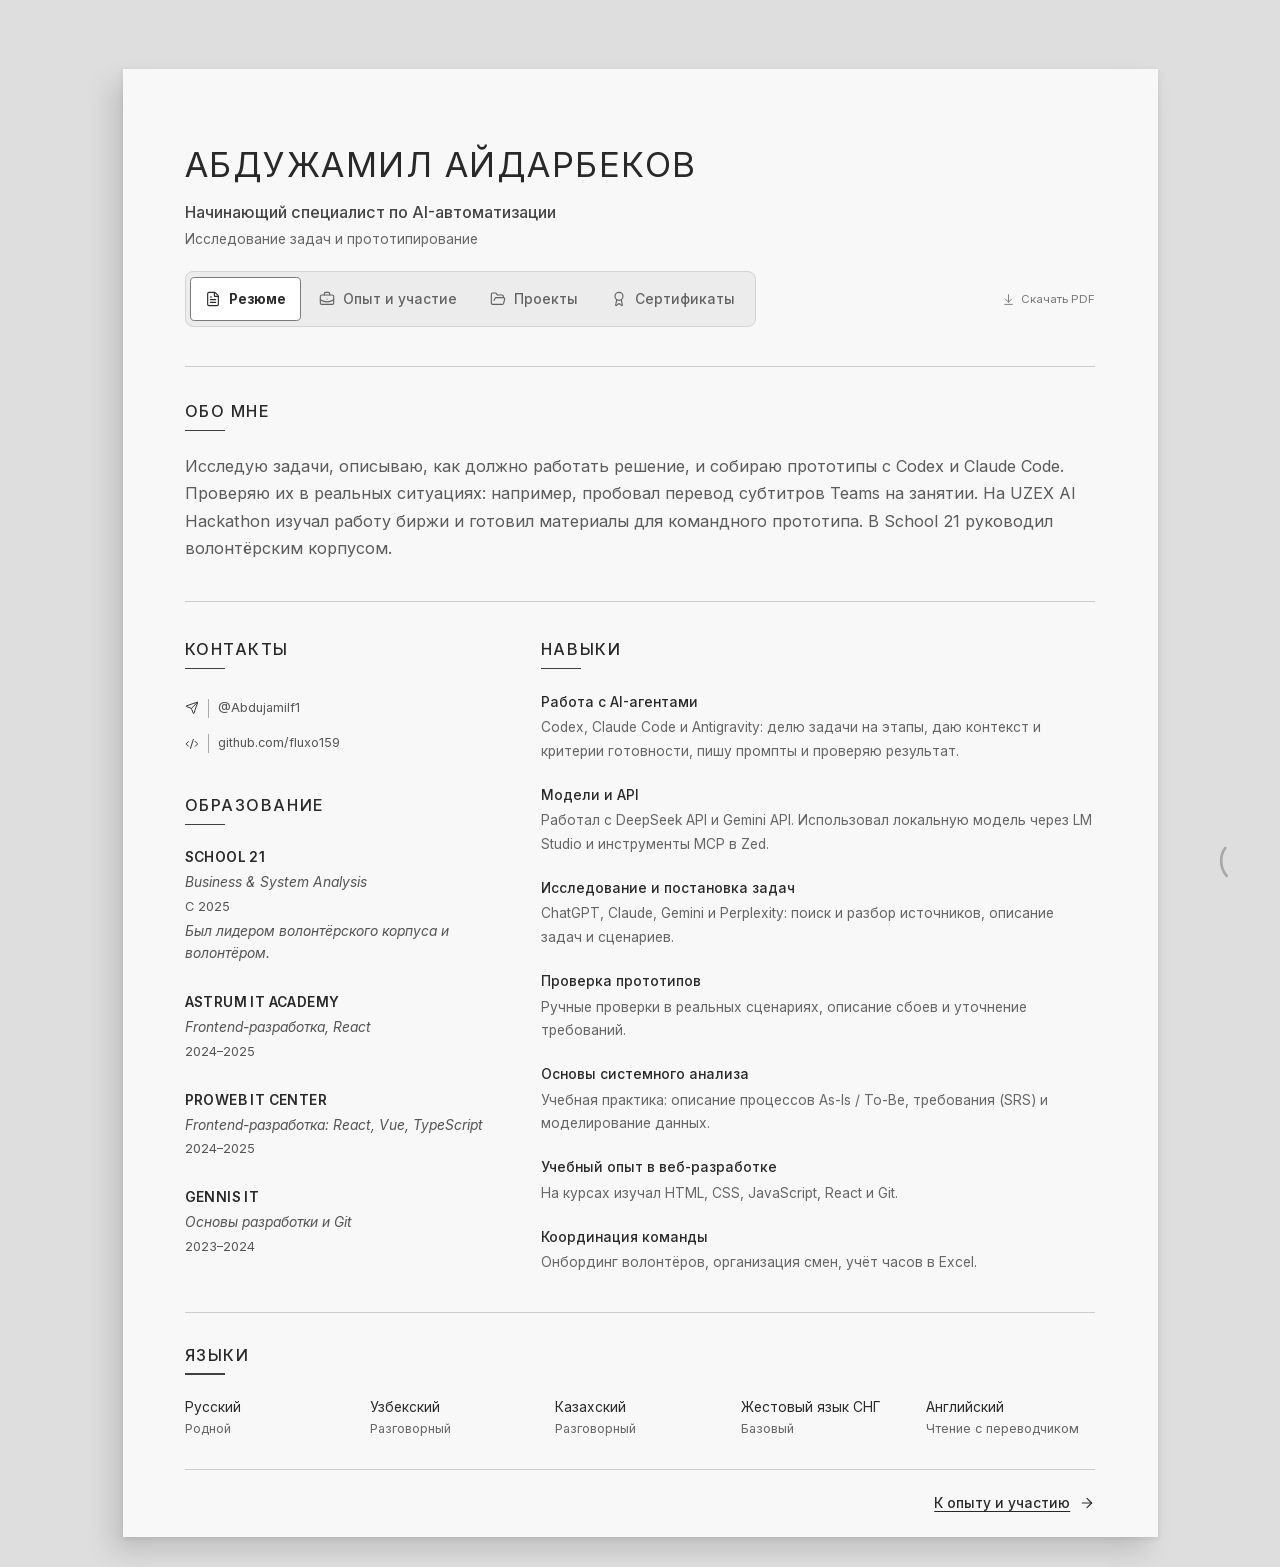
<file: index.html>
<!DOCTYPE html><html lang="ru"><head><meta charSet="utf-8"/><meta name="viewport" content="width=device-width, initial-scale=1"/><link rel="stylesheet" href="/_next/static/css/global-error.DqDT2gRN.css" data-precedence="vite-rsc/client-reference"/><link rel="stylesheet" href="/_next/static/css/index.DqDT2gRN.css" data-rsc-css-href="/_next/static/css/index.DqDT2gRN.css" data-precedence="vite-rsc/importer-resources"/><link rel="modulepreload" fetchPriority="low" href="/_next/static/chunks/index-ChHk945U.js"/><script src="/_next/static/chunks/rolldown-runtime-C60lm6uB.js" type="module" async=""></script><script src="/_next/static/chunks/framework-D_rUT4EX.js" type="module" async=""></script><link rel="modulepreload" href="/_next/static/chunks/global-error-CtdtXkuj.js" crossorigin=""/><link rel="modulepreload" href="/_next/static/chunks/site-status-BoY7AfiD.js" crossorigin=""/><link rel="modulepreload" href="/_next/static/chunks/scroll-cat-Cgxdnczf.js" crossorigin=""/><link rel="modulepreload" href="/_next/static/chunks/error-q19vY5T-.js" crossorigin=""/><link rel="modulepreload" href="/_next/static/chunks/layout-segment-context-DgpibzVf.js" crossorigin=""/><link rel="modulepreload" href="/_next/static/chunks/smooth-scroll-BqUX6Asz.js" crossorigin=""/><link rel="modulepreload" href="/_next/static/chunks/legacy-resume-anchor-BOhmxzvf.js" crossorigin=""/><link rel="modulepreload" href="/_next/static/chunks/Icon-Ci2Hv__g.js" crossorigin=""/><title>Абдужамил Айдарбеков — Начинающий специалист по AI-автоматизации</title><meta name="description" content="Абдужамил Айдарбеков. Исследование задач, прототипирование с Codex и Claude Code и проверка решений. Проекты, опыт и сертификаты."/><meta property="og:title" content="Абдужамил Айдарбеков — Начинающий специалист по AI-автоматизации"/><meta property="og:description" content="Абдужамил Айдарбеков. Исследование задач, прототипирование с Codex и Claude Code и проверка решений. Проекты, опыт и сертификаты."/><meta property="og:url" content="https://fluxo159.github.io"/><meta property="og:site_name" content="Абдужамил Айдарбеков — CV"/><meta property="og:type" content="website"/><meta property="og:locale" content="ru_RU"/><meta property="og:image" content="https://fluxo159.github.io/social-preview.png"/><meta property="og:image:width" content="1200"/><meta property="og:image:height" content="630"/><meta property="og:image:alt" content="Абдужамил Айдарбеков — Начинающий специалист по AI-автоматизации. Исследование задач и прототипирование."/><meta name="twitter:card" content="summary_large_image"/><meta name="twitter:title" content="Абдужамил Айдарбеков — Начинающий специалист по AI-автоматизации"/><meta name="twitter:description" content="Абдужамил Айдарбеков. Исследование задач, прототипирование с Codex и Claude Code и проверка решений. Проекты, опыт и сертификаты."/><meta name="twitter:image" content="https://fluxo159.github.io/social-preview.png"/><link rel="shortcut icon" href="/favicon.svg"/><link rel="icon" href="/favicon.svg"/><link rel="canonical" href="https://fluxo159.github.io"/><script>Object.assign(((self[Symbol.for("vinext.navigationRuntime")]??={bootstrap:{routeManifest:null},functions:{}}).bootstrap.rsc??={rsc:[]}),{params:{},nav:{"pathname":"/","searchParams":[]}})</script><link rel="modulepreload" href="/_next/static/chunks/index-ChHk945U.js" />
</head><body><a class="skip-link" href="#profile">К содержанию резюме</a><main class="resume"><header class="resume-header"><h1>Абдужамил Айдарбеков</h1><p class="resume-role">Начинающий специалист по AI-автоматизации<span>Исследование задач и прототипирование</span></p><div class="header-bottom"><nav class="document-nav" aria-label="Разделы сайта"><a href="/" aria-current="page"><svg xmlns="http://www.w3.org/2000/svg" width="16" height="16" viewBox="0 0 24 24" fill="none" stroke="currentColor" stroke-width="2" stroke-linecap="round" stroke-linejoin="round" class="lucide lucide-file-text" aria-hidden="true"><path d="M6 22a2 2 0 0 1-2-2V4a2 2 0 0 1 2-2h8a2.4 2.4 0 0 1 1.704.706l3.588 3.588A2.4 2.4 0 0 1 20 8v12a2 2 0 0 1-2 2z"></path><path d="M14 2v5a1 1 0 0 0 1 1h5"></path><path d="M10 9H8"></path><path d="M16 13H8"></path><path d="M16 17H8"></path></svg>Резюме</a><a href="/experience"><svg xmlns="http://www.w3.org/2000/svg" width="16" height="16" viewBox="0 0 24 24" fill="none" stroke="currentColor" stroke-width="2" stroke-linecap="round" stroke-linejoin="round" class="lucide lucide-briefcase-business" aria-hidden="true"><path d="M12 12h.01"></path><path d="M16 6V4a2 2 0 0 0-2-2h-4a2 2 0 0 0-2 2v2"></path><path d="M22 13a18.15 18.15 0 0 1-20 0"></path><rect width="20" height="14" x="2" y="6" rx="2"></rect></svg>Опыт и участие</a><a href="/projects"><svg xmlns="http://www.w3.org/2000/svg" width="16" height="16" viewBox="0 0 24 24" fill="none" stroke="currentColor" stroke-width="2" stroke-linecap="round" stroke-linejoin="round" class="lucide lucide-folder-open" aria-hidden="true"><path d="m6 14 1.5-2.9A2 2 0 0 1 9.24 10H20a2 2 0 0 1 1.94 2.5l-1.54 6a2 2 0 0 1-1.95 1.5H4a2 2 0 0 1-2-2V5a2 2 0 0 1 2-2h3.9a2 2 0 0 1 1.69.9l.81 1.2a2 2 0 0 0 1.67.9H18a2 2 0 0 1 2 2v2"></path></svg>Проекты</a><a href="/certificates"><svg xmlns="http://www.w3.org/2000/svg" width="16" height="16" viewBox="0 0 24 24" fill="none" stroke="currentColor" stroke-width="2" stroke-linecap="round" stroke-linejoin="round" class="lucide lucide-award" aria-hidden="true"><path d="m15.477 12.89 1.515 8.526a.5.5 0 0 1-.81.47l-3.58-2.687a1 1 0 0 0-1.197 0l-3.586 2.686a.5.5 0 0 1-.81-.469l1.514-8.526"></path><circle cx="12" cy="8" r="6"></circle></svg>Сертификаты</a></nav><a class="header-download" href="/Abdujamil_Aydarbekov_CV.pdf" download=""><svg xmlns="http://www.w3.org/2000/svg" width="13" height="13" viewBox="0 0 24 24" fill="none" stroke="currentColor" stroke-width="2" stroke-linecap="round" stroke-linejoin="round" class="lucide lucide-arrow-down-to-line" aria-hidden="true"><path d="M12 17V3"></path><path d="m6 11 6 6 6-6"></path><path d="M19 21H5"></path></svg>Скачать PDF</a></div></header><section class="profile" id="profile" aria-labelledby="profile-heading"><h2 class="section-title" id="profile-heading">Обо мне</h2><p>Исследую задачи, описываю, как должно работать решение, и собираю прототипы с Codex и Claude Code. Проверяю их в реальных ситуациях: например, пробовал перевод субтитров Teams на занятии. На UZEX AI Hackathon изучал работу биржи и готовил материалы для командного прототипа. В School 21 руководил волонтёрским корпусом.</p></section><div class="resume-overview"><div class="resume-background"><section id="contact" aria-labelledby="contact-heading"><h2 class="section-title" id="contact-heading">Контакты</h2><address class="contact-list"><a href="https://t.me/Abdujamilf1" target="_blank" rel="noreferrer"><svg xmlns="http://www.w3.org/2000/svg" width="24" height="24" viewBox="0 0 24 24" fill="none" stroke="currentColor" stroke-width="2" stroke-linecap="round" stroke-linejoin="round" class="lucide lucide-send" aria-hidden="true"><path d="M14.536 21.686a.5.5 0 0 0 .937-.024l6.5-19a.496.496 0 0 0-.635-.635l-19 6.5a.5.5 0 0 0-.024.937l7.93 3.18a2 2 0 0 1 1.112 1.11z"></path><path d="m21.854 2.147-10.94 10.939"></path></svg><span>@Abdujamilf1</span></a><a href="https://github.com/fluxo159" target="_blank" rel="noreferrer"><svg xmlns="http://www.w3.org/2000/svg" width="24" height="24" viewBox="0 0 24 24" fill="none" stroke="currentColor" stroke-width="2" stroke-linecap="round" stroke-linejoin="round" class="lucide lucide-code-xml" aria-hidden="true"><path d="m18 16 4-4-4-4"></path><path d="m6 8-4 4 4 4"></path><path d="m14.5 4-5 16"></path></svg><span>github.com/fluxo159</span></a></address></section><section id="education" aria-labelledby="education-heading"><h2 class="section-title" id="education-heading">Образование</h2><div class="education-entry"><h3>School 21</h3><p>Business &amp; System Analysis</p><time>С 2025</time><p>Был лидером волонтёрского корпуса и волонтёром.</p></div><div class="education-entry"><h3>Astrum IT Academy</h3><p>Frontend-разработка, React</p><time>2024–2025</time></div><div class="education-entry"><h3>ProWeb IT Center</h3><p>Frontend-разработка: React, Vue, TypeScript</p><time>2024–2025</time></div><div class="education-entry"><h3>Gennis IT</h3><p>Основы разработки и Git</p><time>2023–2024</time></div></section></div><section id="skills" aria-labelledby="skills-heading"><h2 class="section-title" id="skills-heading">Навыки</h2><dl class="skills"><div><dt>Работа с AI-агентами</dt><dd>Codex, Claude Code и Antigravity: делю задачи на этапы, даю контекст и критерии готовности, пишу промпты и проверяю результат.</dd></div><div><dt>Модели и API</dt><dd>Работал с DeepSeek API и Gemini API. Использовал локальную модель через LM Studio и инструменты MCP в Zed.</dd></div><div><dt>Исследование и постановка задач</dt><dd>ChatGPT, Claude, Gemini и Perplexity: поиск и разбор источников, описание задач и сценариев.</dd></div><div><dt>Проверка прототипов</dt><dd>Ручные проверки в реальных сценариях, описание сбоев и уточнение требований.</dd></div><div><dt>Основы системного анализа</dt><dd>Учебная практика: описание процессов As-Is / To-Be, требования (SRS) и моделирование данных.</dd></div><div><dt>Учебный опыт в веб-разработке</dt><dd>На курсах изучал HTML, CSS, JavaScript, React и Git.</dd></div><div><dt>Координация команды</dt><dd>Онбординг волонтёров, организация смен, учёт часов в Excel.</dd></div></dl></section></div><section class="resume-languages" id="languages" aria-labelledby="languages-heading"><h2 class="section-title" id="languages-heading">Языки</h2><dl class="languages"><div><dt>Русский</dt><dd>Родной</dd></div><div><dt>Узбекский</dt><dd>Разговорный</dd></div><div><dt>Казахский</dt><dd>Разговорный</dd></div><div><dt>Жестовый язык СНГ</dt><dd>Базовый</dd></div><div><dt>Английский</dt><dd>Чтение с переводчиком</dd></div></dl></section><footer class="section-navigation"><a href="/experience">К опыту и участию <svg xmlns="http://www.w3.org/2000/svg" width="16" height="16" viewBox="0 0 24 24" fill="none" stroke="currentColor" stroke-width="2" stroke-linecap="round" stroke-linejoin="round" class="lucide lucide-arrow-right" aria-hidden="true"><path d="M5 12h14"></path><path d="m12 5 7 7-7 7"></path></svg></a></footer></main><div class="scroll-cat" aria-hidden="true"><svg viewBox="95 85 220 210" width="48" height="48" focusable="false"><defs><filter id="scroll-cat-brush-_R_2i_" x="-10%" y="-10%" width="120%" height="120%"><feTurbulence type="fractalNoise" baseFrequency="0.04" numOctaves="3" result="noise" seed="2"></feTurbulence><feDisplacementMap in="SourceGraphic" in2="noise" scale="2.2" xChannelSelector="R" yChannelSelector="G"></feDisplacementMap></filter></defs><g filter="url(#scroll-cat-brush-_R_2i_)"><path data-cat-part="body" d="M 144 263 C 102 215, 112 128, 178 106 C 242 86, 294 128, 294 198 C 294 262, 236 290, 185 274 C 152 263, 150 214, 169 194 L 183 162 L 198 186 C 210 186, 221 186, 232 185 L 246 160 L 254 192" fill="none" stroke="currentColor" stroke-width="12" stroke-linecap="round" stroke-linejoin="round" style="opacity:0"></path><circle data-cat-part="left-eye" cx="187" cy="215" r="5.8" fill="currentColor" style="transform-origin:187px 215px;transform:scale(0);opacity:0"></circle><circle data-cat-part="right-eye" cx="239" cy="214" r="5.8" fill="currentColor" style="transform-origin:239px 214px;transform:scale(0);opacity:0"></circle><path data-cat-part="nose" d="M 207 229 L 213 219 L 219 229" fill="none" stroke="currentColor" stroke-width="7.5" stroke-linecap="round" stroke-linejoin="round" style="opacity:0"></path><circle data-cat-part="nose-dot" cx="213" cy="222" r="2.5" fill="currentColor" style="transform-origin:213px 222px;transform:scale(0);opacity:0"></circle></g></svg></div><script type="module" src="/_next/static/chunks/index-ChHk945U.js" id="_R_" async=""></script><script>((self[Symbol.for("vinext.navigationRuntime")]??={bootstrap:{routeManifest:null},functions:{}}).bootstrap.rsc??={rsc:[]}).rsc.push("0:{\"page:/\":\"$L1\",\"layout:/\":\"$L2\",\"route:/\":\"$L3\",\"__route\":\"route:/\",\"__interceptionContext\":null,\"__layoutIds\":[\"layout:/\"],\"__rootLayout\":\"/\",\"__bfcacheSegmentIdentities\":{\"layout:/\":\"[\\\"layout\\\",\\\"layout:/\\\",\\\"root-boundary:/\\\",\\\"\\\"]\",\"page:/\":\"[\\\"page\\\",\\\"page:/\\\",\\\"root-boundary:/\\\",\\\"\\\"]\"},\"__srcPage\":[\"page\"],\"__layoutFlags\":{\"layout:/\":\"s\"},\"__artifactCompatibility\":{\"schemaVersion\":1,\"graphVersion\":\"app-route-graph:1177fd80f83fa7b0\",\"deploymentVersion\":\"a3d485b3-7c3f-472f-b222-2d75cef74e70\",\"appElementsSchemaVersion\":1,\"rscPayloadSchemaVersion\":1,\"rootBoundaryId\":\"/\",\"renderEpoch\":null}}\n")</script><script>((self[Symbol.for("vinext.navigationRuntime")]??={bootstrap:{routeManifest:null},functions:{}}).bootstrap.rsc??={rsc:[]}).rsc.push("4:I[\"8c0f216c4604\",[],\"Children\",1]\n")</script><script>((self[Symbol.for("vinext.navigationRuntime")]??={bootstrap:{routeManifest:null},functions:{}}).bootstrap.rsc??={rsc:[]}).rsc.push("5:I[\"8687e126cdb5\",[],\"ScrollCat\",1]\n")</script><script>((self[Symbol.for("vinext.navigationRuntime")]??={bootstrap:{routeManifest:null},functions:{}}).bootstrap.rsc??={rsc:[]}).rsc.push("6:I[\"d10887734b25\",[],\"SmoothScroll\",1]\n")</script><script>((self[Symbol.for("vinext.navigationRuntime")]??={bootstrap:{routeManifest:null},functions:{}}).bootstrap.rsc??={rsc:[]}).rsc.push("7:I[\"593f344dc510\",[],\"GlobalErrorBoundary\",1]\n")</script><script>((self[Symbol.for("vinext.navigationRuntime")]??={bootstrap:{routeManifest:null},functions:{}}).bootstrap.rsc??={rsc:[]}).rsc.push("8:I[\"0b874ad30386\",[],\"default\",1]\n")</script><script>((self[Symbol.for("vinext.navigationRuntime")]??={bootstrap:{routeManifest:null},functions:{}}).bootstrap.rsc??={rsc:[]}).rsc.push("9:I[\"593f344dc510\",[],\"ErrorBoundary\",1]\n")</script><script>((self[Symbol.for("vinext.navigationRuntime")]??={bootstrap:{routeManifest:null},functions:{}}).bootstrap.rsc??={rsc:[]}).rsc.push("a:I[\"8c4b52fd2ed3\",[],\"default\",1]\n")</script><script>((self[Symbol.for("vinext.navigationRuntime")]??={bootstrap:{routeManifest:null},functions:{}}).bootstrap.rsc??={rsc:[]}).rsc.push("b:I[\"15c18cfaeeff\",[],\"LayoutSegmentProvider\",1]\n")</script><script>((self[Symbol.for("vinext.navigationRuntime")]??={bootstrap:{routeManifest:null},functions:{}}).bootstrap.rsc??={rsc:[]}).rsc.push("c:I[\"8c0f216c4604\",[],\"Slot\",1]\n")</script><script>((self[Symbol.for("vinext.navigationRuntime")]??={bootstrap:{routeManifest:null},functions:{}}).bootstrap.rsc??={rsc:[]}).rsc.push("d:I[\"a9bbde40cf2d\",[],\"default\",1]\n")</script><script>((self[Symbol.for("vinext.navigationRuntime")]??={bootstrap:{routeManifest:null},functions:{}}).bootstrap.rsc??={rsc:[]}).rsc.push("e:I[\"593f344dc510\",[],\"NotFoundBoundary\",1]\n")</script><script>((self[Symbol.for("vinext.navigationRuntime")]??={bootstrap:{routeManifest:null},functions:{}}).bootstrap.rsc??={rsc:[]}).rsc.push("f:I[\"c522979f12d6\",[],\"SiteStatus\",1]\n")</script><script>((self[Symbol.for("vinext.navigationRuntime")]??={bootstrap:{routeManifest:null},functions:{}}).bootstrap.rsc??={rsc:[]}).rsc.push("10:I[\"9276801271d6\",[],\"AppRouterScrollTarget\",1]\n")</script><script>((self[Symbol.for("vinext.navigationRuntime")]??={bootstrap:{routeManifest:null},functions:{}}).bootstrap.rsc??={rsc:[]}).rsc.push("11:I[\"593f344dc510\",[],\"RedirectBoundary\",1]\n")</script><script>((self[Symbol.for("vinext.navigationRuntime")]??={bootstrap:{routeManifest:null},functions:{}}).bootstrap.rsc??={rsc:[]}).rsc.push(":HL[\"/_next/static/css/index.DqDT2gRN.css\",\"style\"     ]\n")</script><script>((self[Symbol.for("vinext.navigationRuntime")]??={bootstrap:{routeManifest:null},functions:{}}).bootstrap.rsc??={rsc:[]}).rsc.push("2:[[[\"$\",\"link\",\"css:/_next/static/css/index.DqDT2gRN.css\",{\"rel\":\"stylesheet\",\"precedence\":\"vite-rsc/importer-resources\",\"href\":\"/_next/static/css/index.DqDT2gRN.css\",\"data-rsc-css-href\":\"/_next/static/css/index.DqDT2gRN.css\"}],\"$undefined\"],[\"$\",\"html\",null,{\"lang\":\"ru\",\"children\":[\"$\",\"body\",null,{\"children\":[[\"$\",\"$L4\",null,{}],[\"$\",\"$L5\",null,{}],[\"$\",\"$L6\",null,{}]]}]}]]\n")</script><script>((self[Symbol.for("vinext.navigationRuntime")]??={bootstrap:{routeManifest:null},functions:{}}).bootstrap.rsc??={rsc:[]}).rsc.push("3:[[[\"$\",\"meta\",null,{\"charSet\":\"utf-8\"}],[[\"$\",\"title\",\"0\",{\"children\":\"Абдужамил Айдарбеков — Начинающий специалист по AI-автоматизации\"}],[\"$\",\"meta\",\"1\",{\"name\":\"description\",\"content\":\"Абдужамил Айдарбеков. Исследование задач, прототипирование с Codex и Claude Code и проверка решений. Проекты, опыт и сертификаты.\"}],[\"$\",\"meta\",\"2\",{\"property\":\"og:title\",\"content\":\"Абдужамил Айдарбеков — Начинающий специалист по AI-автоматизации\"}],[\"$\",\"meta\",\"3\",{\"property\":\"og:description\",\"content\":\"Абдужамил Айдарбеков. Исследование задач, прототипирование с Codex и Claude Code и проверка решений. Проекты, опыт и сертификаты.\"}],[\"$\",\"meta\",\"4\",{\"property\":\"og:url\",\"content\":\"https://fluxo159.github.io\"}],[\"$\",\"meta\",\"5\",{\"property\":\"og:site_name\",\"content\":\"Абдужамил Айдарбеков — CV\"}],[\"$\",\"meta\",\"6\",{\"property\":\"og:type\",\"content\":\"website\"}],[\"$\",\"meta\",\"7\",{\"property\":\"og:locale\",\"content\":\"ru_RU\"}],[\"$\",\"meta\",\"8\",{\"property\":\"og:image\",\"content\":\"https://fluxo159.github.io/social-preview.png\"}],[\"$\",\"meta\",\"9\",{\"property\":\"og:image:width\",\"content\":\"1200\"}],[\"$\",\"meta\",\"10\",{\"property\":\"og:image:height\",\"content\":\"630\"}],[\"$\",\"meta\",\"11\",{\"property\":\"og:image:alt\",\"content\":\"Абдужамил Айдарбеков — Начинающий специалист по AI-автоматизации. Исследование задач и прототипирование.\"}],[\"$\",\"meta\",\"12\",{\"name\":\"twitter:card\",\"content\":\"summary_large_image\"}],[\"$\",\"meta\",\"13\",{\"name\":\"twitter:title\",\"content\":\"Абдужамил Айдарбеков — Начинающий специалист по AI-автоматизации\"}],[\"$\",\"meta\",\"14\",{\"name\":\"twitter:description\",\"content\":\"Абдужамил Айдарбеков. Исследование задач, прототипирование с Codex и Claude Code и проверка решений. Проекты, опыт и сертификаты.\"}],[\"$\",\"meta\",\"15\",{\"name\":\"twitter:image\",\"content\":\"https://fluxo159.github.io/social-preview.png\"}],[\"$\",\"link\",\"16\",{\"data-vinext-streamed-icon\":\"$undefined\",\"rel\":\"shortcut icon\",\"href\":\"/favicon.svg\",\"type\":\"$undefined\",\"sizes\":\"$undefined\",\"color\":\"$undefined\",\"media\":\"$undefined\",\"fetchPriority\":\"$undefined\"}],[\"$\",\"link\",\"17\",{\"data-vinext-streamed-icon\":\"$undefined\",\"rel\":\"icon\",\"href\":\"/favicon.svg\",\"type\":\"$undefined\",\"sizes\":\"$undefined\",\"color\":\"$undefined\",\"media\":\"$undefined\",\"fetchPriority\":\"$undefined\"}],[\"$\",\"link\",\"18\",{\"rel\":\"canonical\",\"href\":\"https://fluxo159.github.io\"}]],[[\"$\",\"meta\",\"0\",{\"name\":\"viewport\",\"content\":\"width=device-width, initial-scale=1\"}]]],[\"$\",\"$L7\",null,{\"fallback\":\"$8\",\"children\":[\"$\",\"$L9\",null,{\"fallback\":\"$a\",\"children\":[\"$\",\"$Lb\",null,{\"providerId\":\"layout:/\",\"segmentMap\":{\"children\":[]},\"children\":[\"$\",\"$Lc\",null,{\"id\":\"layout:/\",\"parallelSlots\":\"$undefined\",\"children\":[\"$\",\"$L9\",null,{\"resetKey\":\"\",\"fallback\":\"$d\",\"children\":[\"$\",\"$Le\",null,{\"resetKey\":\"\",\"fallback\":[\"$\",\"$Lf\",null,{\"state\":\"not-found\"}],\"children\":[\"$\",\"$Le\",null,{\"resetKey\":\"\",\"fallback\":[\"$\",\"$Lf\",null,{\"state\":\"not-found\"}],\"children\":[\"$\",\"$L10\",null,{\"children\":[\"$\",\"$L11\",null,{\"children\":[[\"$\",\"$Lb\",null,{\"providerId\":\"page:/\",\"segmentMap\":{\"children\":[\"__PAGE__\"]},\"children\":[\"$\",\"$Lc\",null,{\"id\":\"page:/\"}]}],null]}]}]}]}]}]}]}]}]}],null,null]\n")</script><script>((self[Symbol.for("vinext.navigationRuntime")]??={bootstrap:{routeManifest:null},functions:{}}).bootstrap.rsc??={rsc:[]}).rsc.push("12:I[\"c84da2798d5c\",[],\"LegacyResumeAnchor\",1]\n")</script><script>((self[Symbol.for("vinext.navigationRuntime")]??={bootstrap:{routeManifest:null},functions:{}}).bootstrap.rsc??={rsc:[]}).rsc.push("13:I[\"339f946bc456\",[],\"default\",1]\n")</script><script>((self[Symbol.for("vinext.navigationRuntime")]??={bootstrap:{routeManifest:null},functions:{}}).bootstrap.rsc??={rsc:[]}).rsc.push("1:[[\"$\",\"$L12\",null,{}],[\"$\",\"a\",null,{\"className\":\"skip-link\",\"href\":\"#profile\",\"children\":\"К содержанию резюме\"}],[\"$\",\"main\",null,{\"className\":\"resume\",\"children\":[[\"$\",\"header\",null,{\"className\":\"resume-header\",\"children\":[[\"$\",\"h1\",null,{\"children\":\"Абдужамил Айдарбеков\"}],[\"$\",\"p\",null,{\"className\":\"resume-role\",\"children\":[\"Начинающий специалист по AI-автоматизации\",[\"$\",\"span\",null,{\"children\":\"Исследование задач и прототипирование\"}]]}],[\"$\",\"div\",null,{\"className\":\"header-bottom\",\"children\":[[\"$\",\"nav\",null,{\"className\":\"document-nav\",\"aria-label\":\"Разделы сайта\",\"children\":[[\"$\",\"a\",null,{\"href\":\"/\",\"aria-current\":\"page\",\"children\":[[\"$\",\"$L13\",null,{\"ref\":\"$undefined\",\"iconNode\":[[\"path\",{\"d\":\"M6 22a2 2 0 0 1-2-2V4a2 2 0 0 1 2-2h8a2.4 2.4 0 0 1 1.704.706l3.588 3.588A2.4 2.4 0 0 1 20 8v12a2 2 0 0 1-2 2z\",\"key\":\"1oefj6\"}],[\"path\",{\"d\":\"M14 2v5a1 1 0 0 0 1 1h5\",\"key\":\"wfsgrz\"}],[\"path\",{\"d\":\"M10 9H8\",\"key\":\"b1mrlr\"}],[\"path\",{\"d\":\"M16 13H8\",\"key\":\"t4e002\"}],[\"path\",{\"d\":\"M16 17H8\",\"key\":\"z1uh3a\"}]],\"className\":\"lucide-file-text\",\"size\":16,\"aria-hidden\":\"true\"}],\"Резюме\"]}],[\"$\",\"a\",null,{\"href\":\"/experience\",\"aria-current\":\"$undefined\",\"children\":[[\"$\",\"$L13\",null,{\"ref\":\"$undefined\",\"iconNode\":[[\"path\",{\"d\":\"M12 12h.01\",\"key\":\"1mp3jc\"}],[\"path\",{\"d\":\"M16 6V4a2 2 0 0 0-2-2h-4a2 2 0 0 0-2 2v2\",\"key\":\"1ksdt3\"}],[\"path\",{\"d\":\"M22 13a18.15 18.15 0 0 1-20 0\",\"key\":\"12hx5q\"}],[\"rect\",{\"width\":\"20\",\"height\":\"14\",\"x\":\"2\",\"y\":\"6\",\"rx\":\"2\",\"key\":\"i6l2r4\"}]],\"className\":\"lucide-briefcase-business\",\"size\":16,\"aria-hidden\":\"true\"}],\"Опыт и участие\"]}],[\"$\",\"a\",null,{\"href\":\"/projects\",\"aria-current\":\"$undefined\",\"children\":[[\"$\",\"$L13\",null,{\"ref\":\"$undefined\",\"iconNode\":[[\"path\",{\"d\":\"m6 14 1.5-2.9A2 2 0 0 1 9.24 10H20a2 2 0 0 1 1.94 2.5l-1.54 6a2 2 0 0 1-1.95 1.5H4a2 2 0 0 1-2-2V5a2 2 0 0 1 2-2h3.9a2 2 0 0 1 1.69.9l.81 1.2a2 2 0 0 0 1.67.9H18a2 2 0 0 1 2 2v2\",\"key\":\"usdka0\"}]],\"className\":\"lucide-folder-open\",\"size\":16,\"aria-hidden\":\"true\"}],\"Проекты\"]}],[\"$\",\"a\",null,{\"href\":\"/certificates\",\"aria-current\":\"$undefined\",\"children\":[[\"$\",\"$L13\",null,{\"ref\":\"$undefined\",\"iconNode\":[[\"path\",{\"d\":\"m15.477 12.89 1.515 8.526a.5.5 0 0 1-.81.47l-3.58-2.687a1 1 0 0 0-1.197 0l-3.586 2.686a.5.5 0 0 1-.81-.469l1.514-8.526\",\"key\":\"1yiouv\"}],[\"circle\",{\"cx\":\"12\",\"cy\":\"8\",\"r\":\"6\",\"key\":\"1vp47v\"}]],\"className\":\"lucide-award\",\"size\":16,\"aria-hidden\":\"true\"}],\"Сертификаты\"]}]]}],[\"$\",\"a\",null,{\"className\":\"header-download\",\"href\":\"/Abdujamil_Aydarbekov_CV.pdf\",\"download\":true,\"children\":[[\"$\",\"$L13\",null,{\"ref\":\"$undefined\",\"iconNode\":[[\"path\",{\"d\":\"M12 17V3\",\"key\":\"1cwfxf\"}],[\"path\",{\"d\":\"m6 11 6 6 6-6\",\"key\":\"12ii2o\"}],[\"path\",{\"d\":\"M19 21H5\",\"key\":\"150jfl\"}]],\"className\":\"lucide-arrow-down-to-line\",\"size\":13}],\"Скачать PDF\"]}]]}]]}],[\"$\",\"section\",null,{\"className\":\"profile\",\"id\":\"profile\",\"aria-labelledby\":\"profile-heading\",\"children\":[[\"$\",\"h2\",null,{\"className\":\"section-title\",\"id\":\"profile-heading\",\"children\":\"Обо мне\"}],[\"$\",\"p\",null,{\"children\":\"Исследую задачи, описываю, как должно работать решение, и собираю прототипы с Codex и Claude Code. Проверяю их в реальных ситуациях: например, пробовал перевод субтитров Teams на занятии. На UZEX AI Hackathon изучал работу биржи и готовил материалы для командного прототипа. В School 21 руководил волонтёрским корпусом.\"}]]}],[\"$\",\"div\",null,{\"className\":\"resume-overview\",\"children\":[[\"$\",\"div\",null,{\"className\":\"resume-background\",\"children\":[[\"$\",\"section\",null,{\"id\":\"contact\",\"aria-labelledby\":\"contact-heading\",\"children\":[[\"$\",\"h2\",null,{\"className\":\"section-title\",\"id\":\"contact-heading\",\"children\":\"Контакты\"}],[\"$\",\"address\",null,{\"className\":\"contact-list\",\"children\":[[\"$\",\"a\",\"https://t.me/Abdujamilf1\",{\"href\":\"https://t.me/Abdujamilf1\",\"target\":\"_blank\",\"rel\":\"noreferrer\",\"children\":[[\"$\",\"$L13\",null,{\"ref\":\"$undefined\",\"iconNode\":[[\"path\",{\"d\":\"M14.536 21.686a.5.5 0 0 0 .937-.024l6.5-19a.496.496 0 0 0-.635-.635l-19 6.5a.5.5 0 0 0-.024.937l7.93 3.18a2 2 0 0 1 1.112 1.11z\",\"key\":\"1ffxy3\"}],[\"path\",{\"d\":\"m21.854 2.147-10.94 10.939\",\"key\":\"12cjpa\"}]],\"className\":\"lucide-send\",\"aria-hidden\":\"true\"}],[\"$\",\"span\",null,{\"children\":\"@Abdujamilf1\"}]]}],[\"$\",\"a\",\"https://github.com/fluxo159\",{\"href\":\"https://github.com/fluxo159\",\"target\":\"_blank\",\"rel\":\"noreferrer\",\"children\":[[\"$\",\"$L13\",null,{\"ref\":\"$undefined\",\"iconNode\":[[\"path\",{\"d\":\"m18 16 4-4-4-4\",\"key\":\"1inbqp\"}],[\"path\",{\"d\":\"m6 8-4 4 4 4\",\"key\":\"15zrgr\"}],[\"path\",{\"d\":\"m14.5 4-5 16\",\"key\":\"e7oirm\"}]],\"className\":\"lucide-code-xml\",\"aria-hidden\":\"true\"}],[\"$\",\"span\",null,{\"children\":\"github.com/fluxo159\"}]]}]]}]]}],[\"$\",\"section\",null,{\"id\":\"education\",\"aria-labelledby\":\"education-heading\",\"children\":[\"$L14\",[\"$L15\",\"$L16\",\"$L17\",\"$L18\"]]}]]}],\"$L19\"]}],\"$L1a\",\"$L1b\"]}]]\n")</script><script>((self[Symbol.for("vinext.navigationRuntime")]??={bootstrap:{routeManifest:null},functions:{}}).bootstrap.rsc??={rsc:[]}).rsc.push("14:[\"$\",\"h2\",null,{\"className\":\"section-title\",\"id\":\"education-heading\",\"children\":\"Образование\"}]\n")</script><script>((self[Symbol.for("vinext.navigationRuntime")]??={bootstrap:{routeManifest:null},functions:{}}).bootstrap.rsc??={rsc:[]}).rsc.push("15:[\"$\",\"div\",\"School 21\",{\"className\":\"education-entry\",\"children\":[[\"$\",\"h3\",null,{\"children\":\"School 21\"}],[\"$\",\"p\",null,{\"children\":\"Business \u0026 System Analysis\"}],[\"$\",\"time\",null,{\"children\":\"С 2025\"}],[\"$\",\"p\",null,{\"children\":\"Был лидером волонтёрского корпуса и волонтёром.\"}]]}]\n")</script><script>((self[Symbol.for("vinext.navigationRuntime")]??={bootstrap:{routeManifest:null},functions:{}}).bootstrap.rsc??={rsc:[]}).rsc.push("16:[\"$\",\"div\",\"Astrum IT Academy\",{\"className\":\"education-entry\",\"children\":[[\"$\",\"h3\",null,{\"children\":\"Astrum IT Academy\"}],[\"$\",\"p\",null,{\"children\":\"Frontend-разработка, React\"}],[\"$\",\"time\",null,{\"children\":\"2024–2025\"}],\"$undefined\"]}]\n")</script><script>((self[Symbol.for("vinext.navigationRuntime")]??={bootstrap:{routeManifest:null},functions:{}}).bootstrap.rsc??={rsc:[]}).rsc.push("17:[\"$\",\"div\",\"ProWeb IT Center\",{\"className\":\"education-entry\",\"children\":[[\"$\",\"h3\",null,{\"children\":\"ProWeb IT Center\"}],[\"$\",\"p\",null,{\"children\":\"Frontend-разработка: React, Vue, TypeScript\"}],[\"$\",\"time\",null,{\"children\":\"2024–2025\"}],\"$undefined\"]}]\n")</script><script>((self[Symbol.for("vinext.navigationRuntime")]??={bootstrap:{routeManifest:null},functions:{}}).bootstrap.rsc??={rsc:[]}).rsc.push("18:[\"$\",\"div\",\"Gennis IT\",{\"className\":\"education-entry\",\"children\":[[\"$\",\"h3\",null,{\"children\":\"Gennis IT\"}],[\"$\",\"p\",null,{\"children\":\"Основы разработки и Git\"}],[\"$\",\"time\",null,{\"children\":\"2023–2024\"}],\"$undefined\"]}]\n")</script><script>((self[Symbol.for("vinext.navigationRuntime")]??={bootstrap:{routeManifest:null},functions:{}}).bootstrap.rsc??={rsc:[]}).rsc.push("19:[\"$\",\"section\",null,{\"id\":\"skills\",\"aria-labelledby\":\"skills-heading\",\"children\":[[\"$\",\"h2\",null,{\"className\":\"section-title\",\"id\":\"skills-heading\",\"children\":\"Навыки\"}],[\"$\",\"dl\",null,{\"className\":\"skills\",\"children\":[[\"$\",\"div\",\"Работа с AI-агентами\",{\"children\":[[\"$\",\"dt\",null,{\"children\":\"Работа с AI-агентами\"}],[\"$\",\"dd\",null,{\"children\":\"Codex, Claude Code и Antigravity: делю задачи на этапы, даю контекст и критерии готовности, пишу промпты и проверяю результат.\"}]]}],[\"$\",\"div\",\"Модели и API\",{\"children\":[[\"$\",\"dt\",null,{\"children\":\"Модели и API\"}],[\"$\",\"dd\",null,{\"children\":\"Работал с DeepSeek API и Gemini API. Использовал локальную модель через LM Studio и инструменты MCP в Zed.\"}]]}],[\"$\",\"div\",\"Исследование и постановка задач\",{\"children\":[[\"$\",\"dt\",null,{\"children\":\"Исследование и постановка задач\"}],[\"$\",\"dd\",null,{\"children\":\"ChatGPT, Claude, Gemini и Perplexity: поиск и разбор источников, описание задач и сценариев.\"}]]}],[\"$\",\"div\",\"Проверка прототипов\",{\"children\":[[\"$\",\"dt\",null,{\"children\":\"Проверка прототипов\"}],[\"$\",\"dd\",null,{\"children\":\"Ручные проверки в реальных сценариях, описание сбоев и уточнение требований.\"}]]}],[\"$\",\"div\",\"Основы системного анализа\",{\"children\":[[\"$\",\"dt\",null,{\"children\":\"Основы системного анализа\"}],[\"$\",\"dd\",null,{\"children\":\"Учебная практика: описание процессов As-Is / To-Be, требования (SRS) и моделирование данных.\"}]]}],[\"$\",\"div\",\"Учебный опыт в веб-разработке\",{\"children\":[[\"$\",\"dt\",null,{\"children\":\"Учебный опыт в веб-разработке\"}],[\"$\",\"dd\",null,{\"children\":\"На курсах изучал HTML, CSS, JavaScript, React и Git.\"}]]}],[\"$\",\"div\",\"Координация команды\",{\"children\":[[\"$\",\"dt\",null,{\"children\":\"Координация команды\"}],[\"$\",\"dd\",null,{\"children\":\"Онбординг волонтёров, организация смен, учёт часов в Excel.\"}]]}]]}]]}]\n")</script><script>((self[Symbol.for("vinext.navigationRuntime")]??={bootstrap:{routeManifest:null},functions:{}}).bootstrap.rsc??={rsc:[]}).rsc.push("1a:[\"$\",\"section\",null,{\"className\":\"resume-languages\",\"id\":\"languages\",\"aria-labelledby\":\"languages-heading\",\"children\":[[\"$\",\"h2\",null,{\"className\":\"section-title\",\"id\":\"languages-heading\",\"children\":\"Языки\"}],[\"$\",\"dl\",null,{\"className\":\"languages\",\"children\":[[\"$\",\"div\",\"Русский\",{\"children\":[[\"$\",\"dt\",null,{\"children\":\"Русский\"}],[\"$\",\"dd\",null,{\"children\":\"Родной\"}]]}],[\"$\",\"div\",\"Узбекский\",{\"children\":[[\"$\",\"dt\",null,{\"children\":\"Узбекский\"}],[\"$\",\"dd\",null,{\"children\":\"Разговорный\"}]]}],[\"$\",\"div\",\"Казахский\",{\"children\":[[\"$\",\"dt\",null,{\"children\":\"Казахский\"}],[\"$\",\"dd\",null,{\"children\":\"Разговорный\"}]]}],[\"$\",\"div\",\"Жестовый язык СНГ\",{\"children\":[[\"$\",\"dt\",null,{\"children\":\"Жестовый язык СНГ\"}],[\"$\",\"dd\",null,{\"children\":\"Базовый\"}]]}],[\"$\",\"div\",\"Английский\",{\"children\":[[\"$\",\"dt\",null,{\"children\":\"Английский\"}],[\"$\",\"dd\",null,{\"children\":\"Чтение с переводчиком\"}]]}]]}]]}]\n")</script><script>((self[Symbol.for("vinext.navigationRuntime")]??={bootstrap:{routeManifest:null},functions:{}}).bootstrap.rsc??={rsc:[]}).rsc.push("1b:[\"$\",\"footer\",null,{\"className\":\"section-navigation\",\"children\":[\"$\",\"a\",null,{\"href\":\"/experience\",\"children\":[\"К опыту и участию \",[\"$\",\"$L13\",null,{\"ref\":\"$undefined\",\"iconNode\":[[\"path\",{\"d\":\"M5 12h14\",\"key\":\"1ays0h\"}],[\"path\",{\"d\":\"m12 5 7 7-7 7\",\"key\":\"xquz4c\"}]],\"className\":\"lucide-arrow-right\",\"size\":16,\"aria-hidden\":\"true\"}]]}]}]\n")</script><script>Object.assign(((self[Symbol.for("vinext.navigationRuntime")]??={bootstrap:{routeManifest:null},functions:{}}).bootstrap.rsc??={rsc:[]}),{"initialCacheKind":"static"});((self[Symbol.for("vinext.navigationRuntime")]??={bootstrap:{routeManifest:null},functions:{}}).bootstrap.rsc??={rsc:[]}).done=true</script></body></html>
</file>
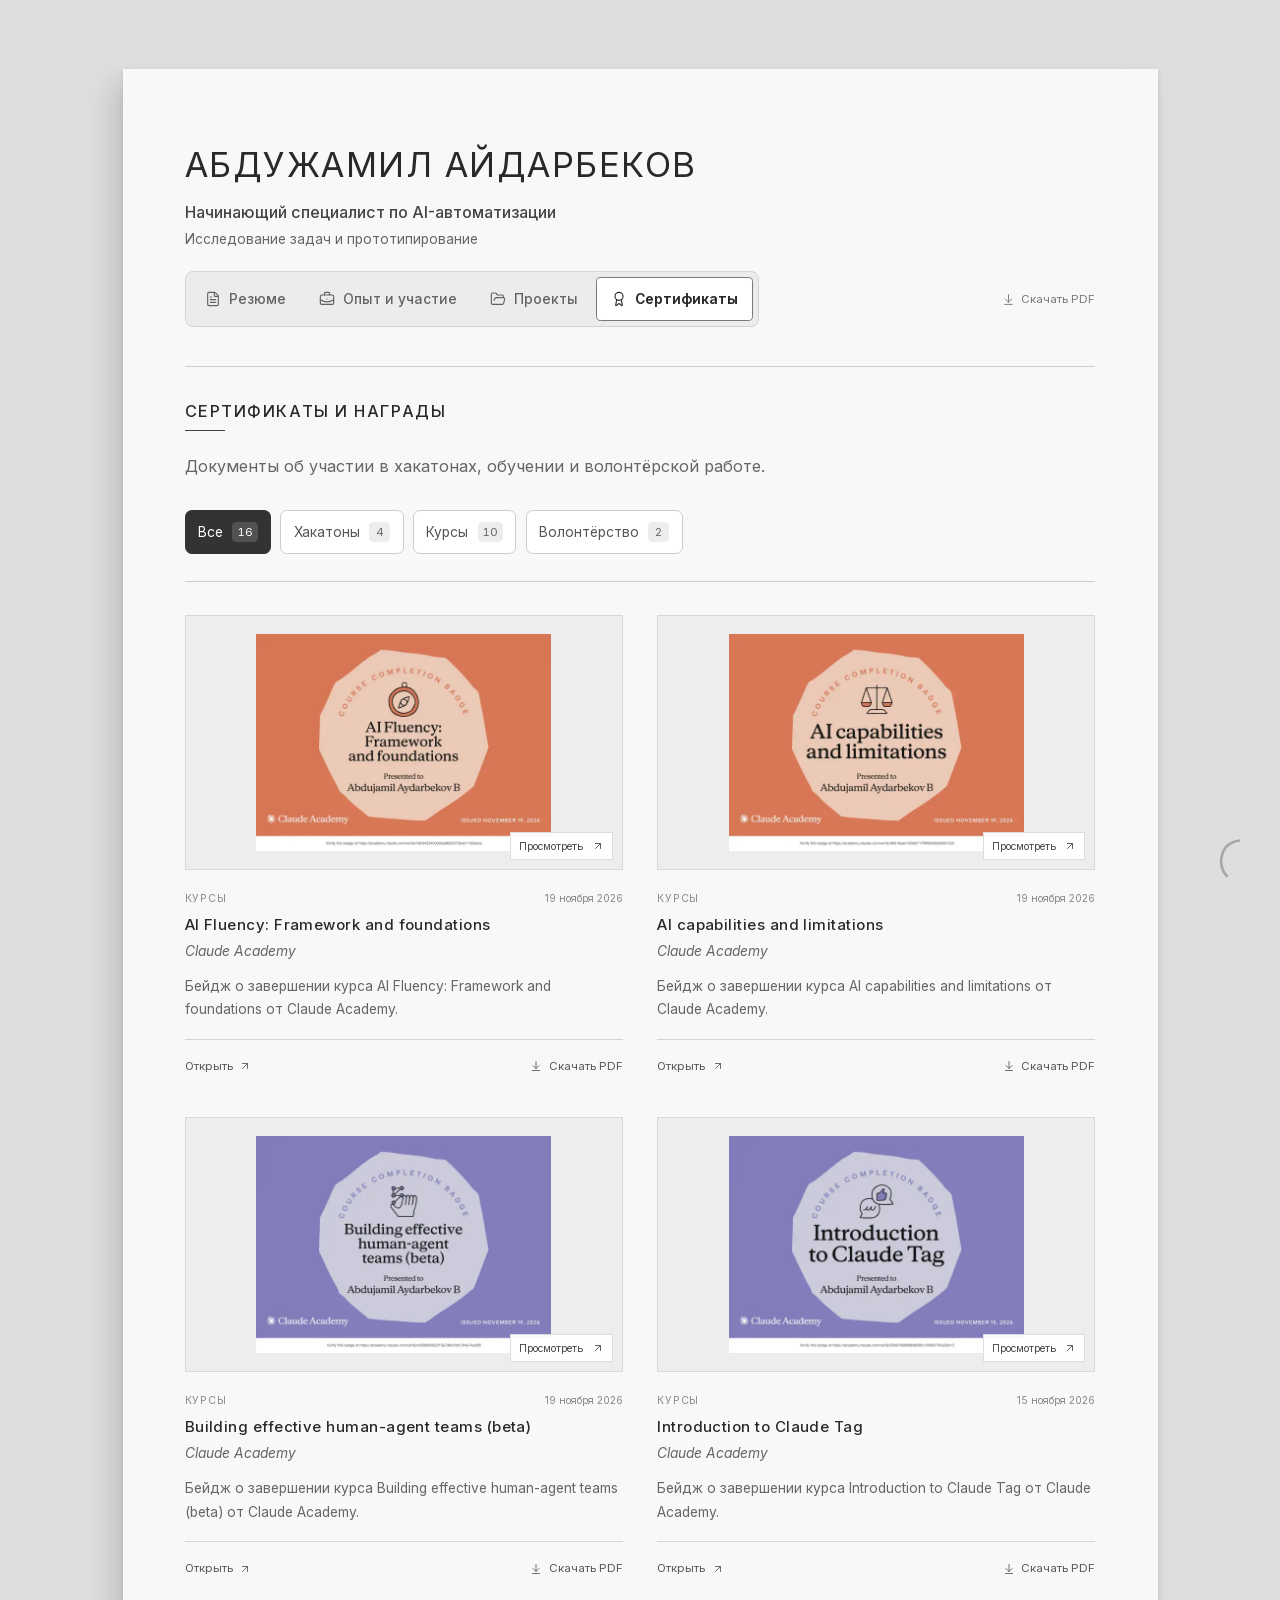
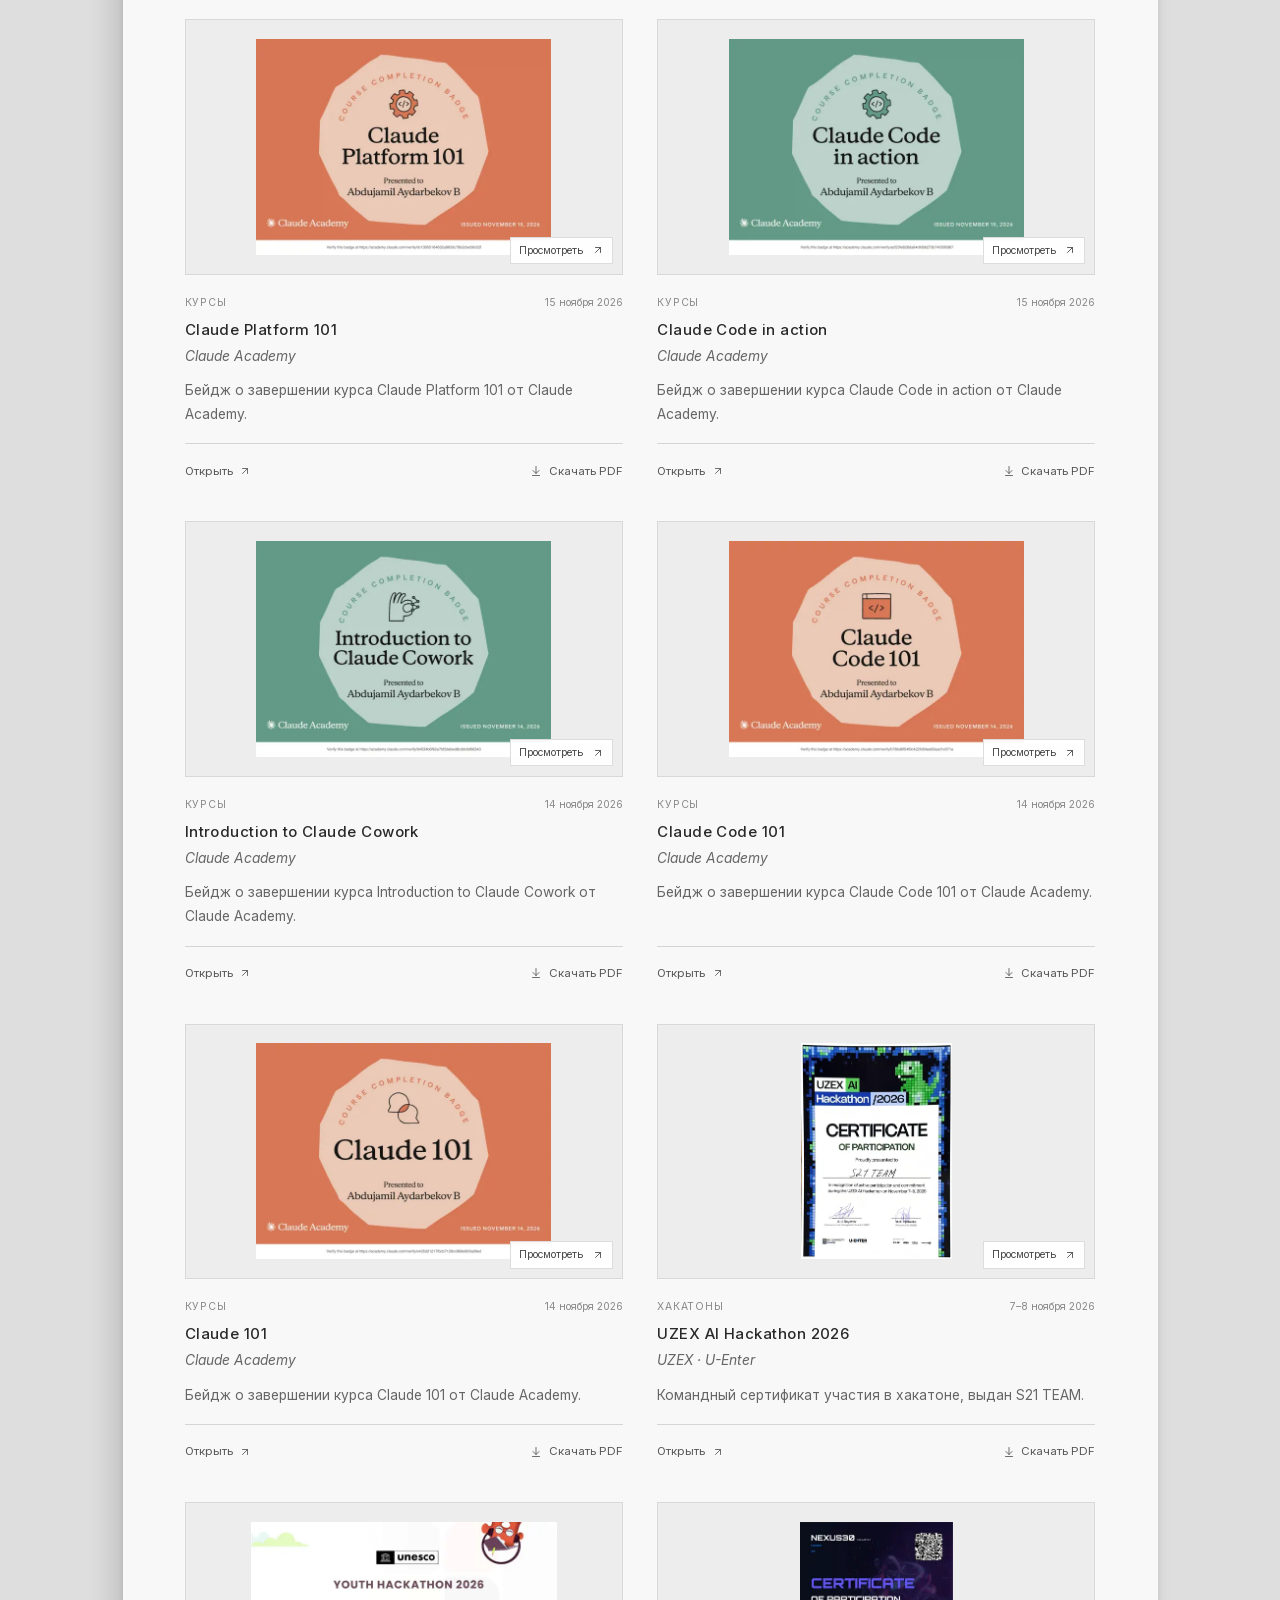
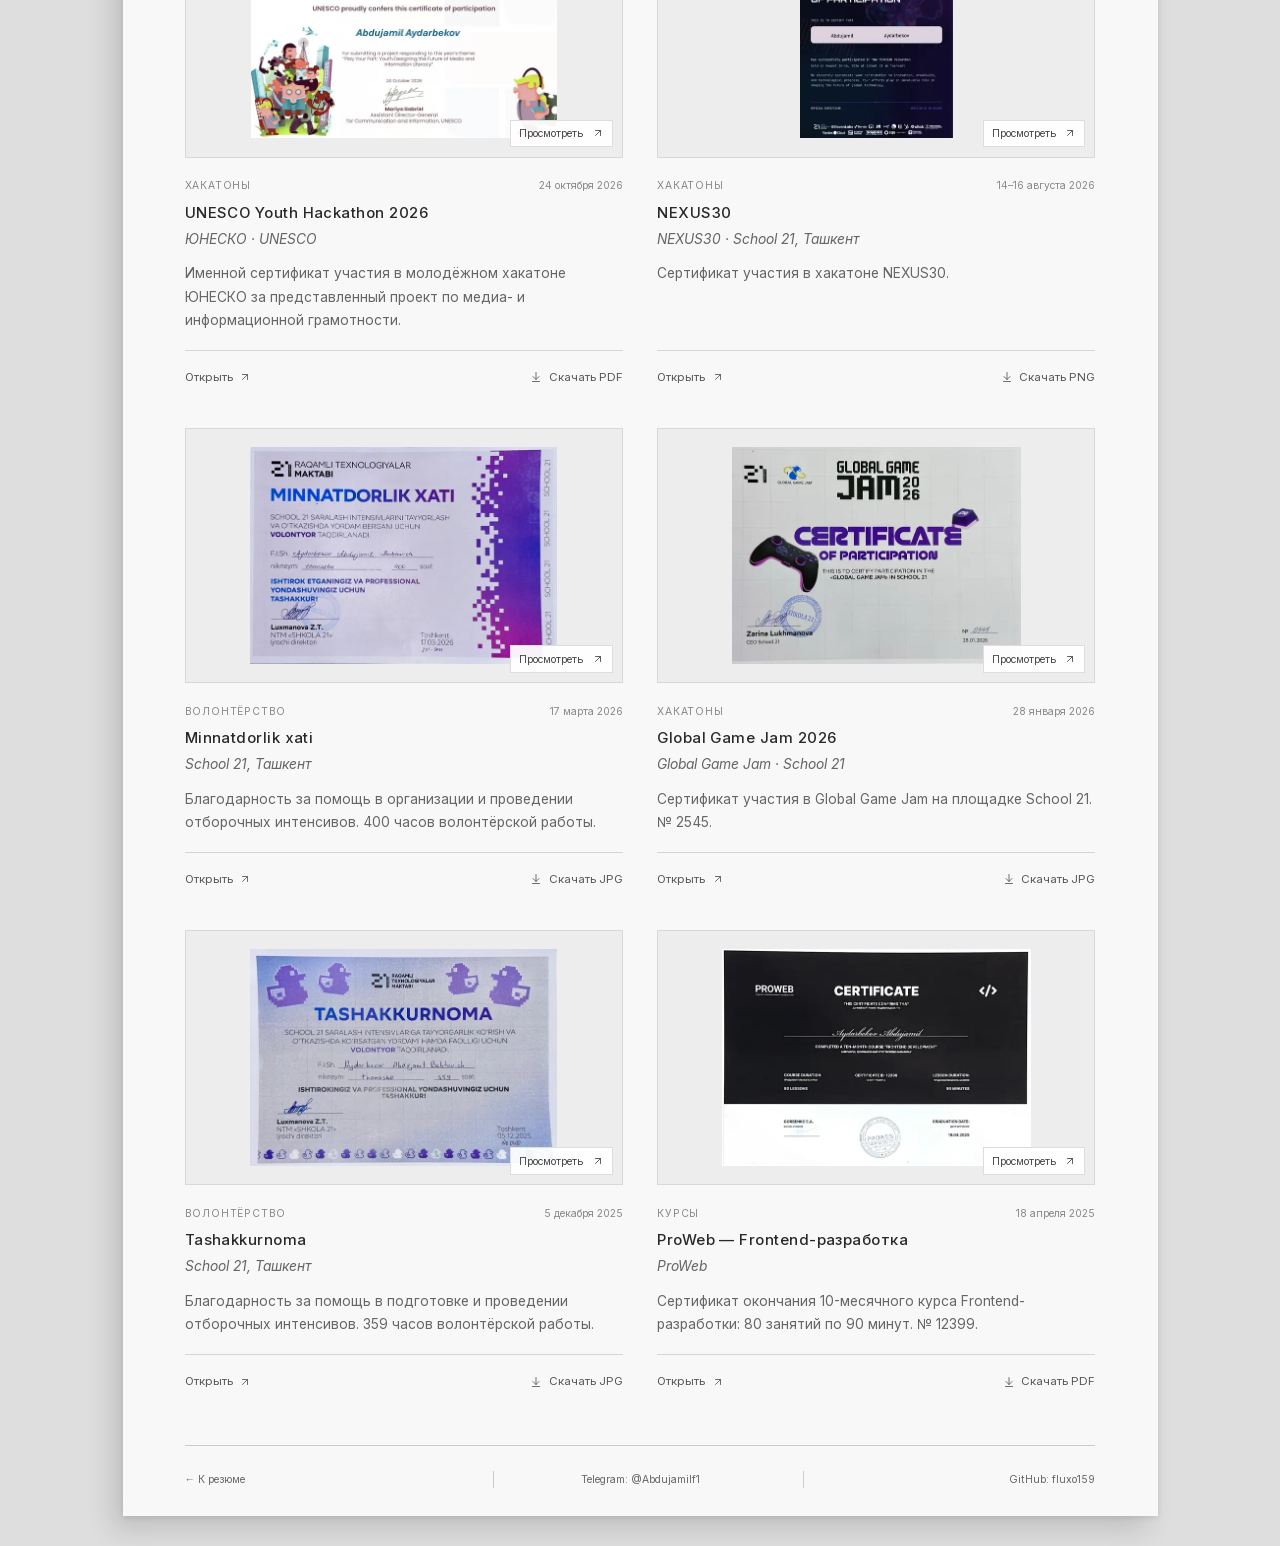
<file: certificates/index.html>
<!DOCTYPE html><html lang="ru"><head><meta charSet="utf-8"/><meta name="viewport" content="width=device-width, initial-scale=1"/><link rel="stylesheet" href="/_next/static/css/global-error.DqDT2gRN.css" data-precedence="vite-rsc/client-reference"/><link rel="stylesheet" href="/_next/static/css/index.DqDT2gRN.css" data-rsc-css-href="/_next/static/css/index.DqDT2gRN.css" data-precedence="vite-rsc/importer-resources"/><link rel="modulepreload" fetchPriority="low" href="/_next/static/chunks/index-ChHk945U.js"/><script src="/_next/static/chunks/rolldown-runtime-C60lm6uB.js" type="module" async=""></script><script src="/_next/static/chunks/framework-D_rUT4EX.js" type="module" async=""></script><link rel="modulepreload" href="/_next/static/chunks/global-error-CtdtXkuj.js" crossorigin=""/><link rel="modulepreload" href="/_next/static/chunks/site-status-BoY7AfiD.js" crossorigin=""/><link rel="modulepreload" href="/_next/static/chunks/scroll-cat-Cgxdnczf.js" crossorigin=""/><link rel="modulepreload" href="/_next/static/chunks/error-q19vY5T-.js" crossorigin=""/><link rel="modulepreload" href="/_next/static/chunks/layout-segment-context-DgpibzVf.js" crossorigin=""/><link rel="modulepreload" href="/_next/static/chunks/smooth-scroll-BqUX6Asz.js" crossorigin=""/><link rel="modulepreload" href="/_next/static/chunks/Icon-Ci2Hv__g.js" crossorigin=""/><link rel="modulepreload" href="/_next/static/chunks/certificate-gallery-DWVsQN-x.js" crossorigin=""/><title>Сертификаты — Абдужамил Айдарбеков</title><meta name="description" content="Сертификаты хакатонов, обучения и благодарности за волонтёрскую работу Абдужамила Айдарбекова."/><meta property="og:title" content="Сертификаты — Абдужамил Айдарбеков"/><meta property="og:description" content="Хакатоны, обучение и волонтёрство: сертификаты и подтверждения участия."/><meta property="og:url" content="https://fluxo159.github.io/certificates"/><meta property="og:type" content="website"/><meta property="og:locale" content="ru_RU"/><meta property="og:image" content="https://fluxo159.github.io/social-preview.png"/><meta property="og:image:width" content="1200"/><meta property="og:image:height" content="630"/><meta property="og:image:alt" content="Абдужамил Айдарбеков — Начинающий специалист по AI-автоматизации. Исследование задач и прототипирование."/><meta name="twitter:card" content="summary_large_image"/><meta name="twitter:title" content="Сертификаты — Абдужамил Айдарбеков"/><meta name="twitter:description" content="Хакатоны, обучение и волонтёрство: сертификаты и подтверждения участия."/><meta name="twitter:image" content="https://fluxo159.github.io/social-preview.png"/><link rel="shortcut icon" href="/favicon.svg"/><link rel="icon" href="/favicon.svg"/><link rel="canonical" href="https://fluxo159.github.io/certificates"/><script>Object.assign(((self[Symbol.for("vinext.navigationRuntime")]??={bootstrap:{routeManifest:null},functions:{}}).bootstrap.rsc??={rsc:[]}),{params:{},nav:{"pathname":"/certificates","searchParams":[]}})</script><link rel="modulepreload" href="/_next/static/chunks/index-ChHk945U.js" />
</head><body><a class="skip-link" href="#certificates">К сертификатам</a><main class="resume certificates-page"><header class="resume-header"><h1>Абдужамил Айдарбеков</h1><p class="resume-role">Начинающий специалист по AI-автоматизации<span>Исследование задач и прототипирование</span></p><div class="header-bottom"><nav class="document-nav" aria-label="Разделы сайта"><a href="/"><svg xmlns="http://www.w3.org/2000/svg" width="16" height="16" viewBox="0 0 24 24" fill="none" stroke="currentColor" stroke-width="2" stroke-linecap="round" stroke-linejoin="round" class="lucide lucide-file-text" aria-hidden="true"><path d="M6 22a2 2 0 0 1-2-2V4a2 2 0 0 1 2-2h8a2.4 2.4 0 0 1 1.704.706l3.588 3.588A2.4 2.4 0 0 1 20 8v12a2 2 0 0 1-2 2z"></path><path d="M14 2v5a1 1 0 0 0 1 1h5"></path><path d="M10 9H8"></path><path d="M16 13H8"></path><path d="M16 17H8"></path></svg>Резюме</a><a href="/experience"><svg xmlns="http://www.w3.org/2000/svg" width="16" height="16" viewBox="0 0 24 24" fill="none" stroke="currentColor" stroke-width="2" stroke-linecap="round" stroke-linejoin="round" class="lucide lucide-briefcase-business" aria-hidden="true"><path d="M12 12h.01"></path><path d="M16 6V4a2 2 0 0 0-2-2h-4a2 2 0 0 0-2 2v2"></path><path d="M22 13a18.15 18.15 0 0 1-20 0"></path><rect width="20" height="14" x="2" y="6" rx="2"></rect></svg>Опыт и участие</a><a href="/projects"><svg xmlns="http://www.w3.org/2000/svg" width="16" height="16" viewBox="0 0 24 24" fill="none" stroke="currentColor" stroke-width="2" stroke-linecap="round" stroke-linejoin="round" class="lucide lucide-folder-open" aria-hidden="true"><path d="m6 14 1.5-2.9A2 2 0 0 1 9.24 10H20a2 2 0 0 1 1.94 2.5l-1.54 6a2 2 0 0 1-1.95 1.5H4a2 2 0 0 1-2-2V5a2 2 0 0 1 2-2h3.9a2 2 0 0 1 1.69.9l.81 1.2a2 2 0 0 0 1.67.9H18a2 2 0 0 1 2 2v2"></path></svg>Проекты</a><a href="/certificates" aria-current="page"><svg xmlns="http://www.w3.org/2000/svg" width="16" height="16" viewBox="0 0 24 24" fill="none" stroke="currentColor" stroke-width="2" stroke-linecap="round" stroke-linejoin="round" class="lucide lucide-award" aria-hidden="true"><path d="m15.477 12.89 1.515 8.526a.5.5 0 0 1-.81.47l-3.58-2.687a1 1 0 0 0-1.197 0l-3.586 2.686a.5.5 0 0 1-.81-.469l1.514-8.526"></path><circle cx="12" cy="8" r="6"></circle></svg>Сертификаты</a></nav><a class="header-download" href="/Abdujamil_Aydarbekov_CV.pdf" download=""><svg xmlns="http://www.w3.org/2000/svg" width="13" height="13" viewBox="0 0 24 24" fill="none" stroke="currentColor" stroke-width="2" stroke-linecap="round" stroke-linejoin="round" class="lucide lucide-arrow-down-to-line" aria-hidden="true"><path d="M12 17V3"></path><path d="m6 11 6 6 6-6"></path><path d="M19 21H5"></path></svg>Скачать PDF</a></div></header><section class="certificates-intro" id="certificates"><h2 class="section-title">Сертификаты и награды</h2><p>Документы об участии в хакатонах, обучении и волонтёрской работе.</p></section><div class="certificate-filters" aria-label="Категории сертификатов"><button type="button" aria-pressed="true">Все<span>16</span></button><button type="button" aria-pressed="false">Хакатоны<span>4</span></button><button type="button" aria-pressed="false">Курсы<span>10</span></button><button type="button" aria-pressed="false">Волонтёрство<span>2</span></button></div><div class="certificate-grid" aria-live="polite" aria-atomic="false"><article id="claude-ai-fluency-2026" class="certificate-card"><button class="certificate-preview" aria-label="Просмотреть: AI Fluency: Framework and foundations"><img src="/certificates/previews/claude-ai-fluency-2026.8205feb20b.webp" width="600" height="440" alt="Превью документа AI Fluency: Framework and foundations" loading="eager" decoding="async"/><span class="certificate-preview-label">Просмотреть <svg xmlns="http://www.w3.org/2000/svg" width="12" height="12" viewBox="0 0 24 24" fill="none" stroke="currentColor" stroke-width="2" stroke-linecap="round" stroke-linejoin="round" class="lucide lucide-arrow-up-right" aria-hidden="true"><path d="M7 7h10v10"></path><path d="M7 17 17 7"></path></svg></span></button><div class="certificate-meta"><span>Курсы</span><time dateTime="2026-11-19">19 ноября 2026</time></div><h3>AI Fluency: Framework and foundations</h3><p class="certificate-issuer">Claude Academy</p><p class="certificate-description">Бейдж о завершении курса AI Fluency: Framework and foundations от Claude Academy.</p><div class="certificate-actions"><button>Открыть <svg xmlns="http://www.w3.org/2000/svg" width="12" height="12" viewBox="0 0 24 24" fill="none" stroke="currentColor" stroke-width="2" stroke-linecap="round" stroke-linejoin="round" class="lucide lucide-arrow-up-right" aria-hidden="true"><path d="M7 7h10v10"></path><path d="M7 17 17 7"></path></svg></button><a href="/certificates/claude-ai-fluency-2026.pdf" download="" aria-label="Скачать: AI Fluency: Framework and foundations"><svg xmlns="http://www.w3.org/2000/svg" width="12" height="12" viewBox="0 0 24 24" fill="none" stroke="currentColor" stroke-width="2" stroke-linecap="round" stroke-linejoin="round" class="lucide lucide-arrow-down-to-line" aria-hidden="true"><path d="M12 17V3"></path><path d="m6 11 6 6 6-6"></path><path d="M19 21H5"></path></svg>Скачать <!-- -->PDF</a></div></article><article id="claude-ai-capabilities-2026" class="certificate-card"><button class="certificate-preview" aria-label="Просмотреть: AI capabilities and limitations"><img src="/certificates/previews/claude-ai-capabilities-2026.2090c84a2e.webp" width="600" height="440" alt="Превью документа AI capabilities and limitations" loading="lazy" decoding="async"/><span class="certificate-preview-label">Просмотреть <svg xmlns="http://www.w3.org/2000/svg" width="12" height="12" viewBox="0 0 24 24" fill="none" stroke="currentColor" stroke-width="2" stroke-linecap="round" stroke-linejoin="round" class="lucide lucide-arrow-up-right" aria-hidden="true"><path d="M7 7h10v10"></path><path d="M7 17 17 7"></path></svg></span></button><div class="certificate-meta"><span>Курсы</span><time dateTime="2026-11-19">19 ноября 2026</time></div><h3>AI capabilities and limitations</h3><p class="certificate-issuer">Claude Academy</p><p class="certificate-description">Бейдж о завершении курса AI capabilities and limitations от Claude Academy.</p><div class="certificate-actions"><button>Открыть <svg xmlns="http://www.w3.org/2000/svg" width="12" height="12" viewBox="0 0 24 24" fill="none" stroke="currentColor" stroke-width="2" stroke-linecap="round" stroke-linejoin="round" class="lucide lucide-arrow-up-right" aria-hidden="true"><path d="M7 7h10v10"></path><path d="M7 17 17 7"></path></svg></button><a href="/certificates/claude-ai-capabilities-2026.pdf" download="" aria-label="Скачать: AI capabilities and limitations"><svg xmlns="http://www.w3.org/2000/svg" width="12" height="12" viewBox="0 0 24 24" fill="none" stroke="currentColor" stroke-width="2" stroke-linecap="round" stroke-linejoin="round" class="lucide lucide-arrow-down-to-line" aria-hidden="true"><path d="M12 17V3"></path><path d="m6 11 6 6 6-6"></path><path d="M19 21H5"></path></svg>Скачать <!-- -->PDF</a></div></article><article id="claude-human-agent-teams-2026" class="certificate-card"><button class="certificate-preview" aria-label="Просмотреть: Building effective human-agent teams (beta)"><img src="/certificates/previews/claude-human-agent-teams-2026.3b3284fa55.webp" width="600" height="440" alt="Превью документа Building effective human-agent teams (beta)" loading="lazy" decoding="async"/><span class="certificate-preview-label">Просмотреть <svg xmlns="http://www.w3.org/2000/svg" width="12" height="12" viewBox="0 0 24 24" fill="none" stroke="currentColor" stroke-width="2" stroke-linecap="round" stroke-linejoin="round" class="lucide lucide-arrow-up-right" aria-hidden="true"><path d="M7 7h10v10"></path><path d="M7 17 17 7"></path></svg></span></button><div class="certificate-meta"><span>Курсы</span><time dateTime="2026-11-19">19 ноября 2026</time></div><h3>Building effective human-agent teams (beta)</h3><p class="certificate-issuer">Claude Academy</p><p class="certificate-description">Бейдж о завершении курса Building effective human-agent teams (beta) от Claude Academy.</p><div class="certificate-actions"><button>Открыть <svg xmlns="http://www.w3.org/2000/svg" width="12" height="12" viewBox="0 0 24 24" fill="none" stroke="currentColor" stroke-width="2" stroke-linecap="round" stroke-linejoin="round" class="lucide lucide-arrow-up-right" aria-hidden="true"><path d="M7 7h10v10"></path><path d="M7 17 17 7"></path></svg></button><a href="/certificates/claude-human-agent-teams-2026.pdf" download="" aria-label="Скачать: Building effective human-agent teams (beta)"><svg xmlns="http://www.w3.org/2000/svg" width="12" height="12" viewBox="0 0 24 24" fill="none" stroke="currentColor" stroke-width="2" stroke-linecap="round" stroke-linejoin="round" class="lucide lucide-arrow-down-to-line" aria-hidden="true"><path d="M12 17V3"></path><path d="m6 11 6 6 6-6"></path><path d="M19 21H5"></path></svg>Скачать <!-- -->PDF</a></div></article><article id="claude-tag-2026" class="certificate-card"><button class="certificate-preview" aria-label="Просмотреть: Introduction to Claude Tag"><img src="/certificates/previews/claude-tag-2026.164be7d97e.webp" width="600" height="440" alt="Превью документа Introduction to Claude Tag" loading="lazy" decoding="async"/><span class="certificate-preview-label">Просмотреть <svg xmlns="http://www.w3.org/2000/svg" width="12" height="12" viewBox="0 0 24 24" fill="none" stroke="currentColor" stroke-width="2" stroke-linecap="round" stroke-linejoin="round" class="lucide lucide-arrow-up-right" aria-hidden="true"><path d="M7 7h10v10"></path><path d="M7 17 17 7"></path></svg></span></button><div class="certificate-meta"><span>Курсы</span><time dateTime="2026-11-15">15 ноября 2026</time></div><h3>Introduction to Claude Tag</h3><p class="certificate-issuer">Claude Academy</p><p class="certificate-description">Бейдж о завершении курса Introduction to Claude Tag от Claude Academy.</p><div class="certificate-actions"><button>Открыть <svg xmlns="http://www.w3.org/2000/svg" width="12" height="12" viewBox="0 0 24 24" fill="none" stroke="currentColor" stroke-width="2" stroke-linecap="round" stroke-linejoin="round" class="lucide lucide-arrow-up-right" aria-hidden="true"><path d="M7 7h10v10"></path><path d="M7 17 17 7"></path></svg></button><a href="/certificates/claude-tag-2026.pdf" download="" aria-label="Скачать: Introduction to Claude Tag"><svg xmlns="http://www.w3.org/2000/svg" width="12" height="12" viewBox="0 0 24 24" fill="none" stroke="currentColor" stroke-width="2" stroke-linecap="round" stroke-linejoin="round" class="lucide lucide-arrow-down-to-line" aria-hidden="true"><path d="M12 17V3"></path><path d="m6 11 6 6 6-6"></path><path d="M19 21H5"></path></svg>Скачать <!-- -->PDF</a></div></article><article id="claude-platform-101-2026" class="certificate-card"><button class="certificate-preview" aria-label="Просмотреть: Claude Platform 101"><img src="/certificates/previews/claude-platform-101-2026.7ca4a692a2.webp" width="600" height="440" alt="Превью документа Claude Platform 101" loading="lazy" decoding="async"/><span class="certificate-preview-label">Просмотреть <svg xmlns="http://www.w3.org/2000/svg" width="12" height="12" viewBox="0 0 24 24" fill="none" stroke="currentColor" stroke-width="2" stroke-linecap="round" stroke-linejoin="round" class="lucide lucide-arrow-up-right" aria-hidden="true"><path d="M7 7h10v10"></path><path d="M7 17 17 7"></path></svg></span></button><div class="certificate-meta"><span>Курсы</span><time dateTime="2026-11-15">15 ноября 2026</time></div><h3>Claude Platform 101</h3><p class="certificate-issuer">Claude Academy</p><p class="certificate-description">Бейдж о завершении курса Claude Platform 101 от Claude Academy.</p><div class="certificate-actions"><button>Открыть <svg xmlns="http://www.w3.org/2000/svg" width="12" height="12" viewBox="0 0 24 24" fill="none" stroke="currentColor" stroke-width="2" stroke-linecap="round" stroke-linejoin="round" class="lucide lucide-arrow-up-right" aria-hidden="true"><path d="M7 7h10v10"></path><path d="M7 17 17 7"></path></svg></button><a href="/certificates/claude-platform-101-2026.pdf" download="" aria-label="Скачать: Claude Platform 101"><svg xmlns="http://www.w3.org/2000/svg" width="12" height="12" viewBox="0 0 24 24" fill="none" stroke="currentColor" stroke-width="2" stroke-linecap="round" stroke-linejoin="round" class="lucide lucide-arrow-down-to-line" aria-hidden="true"><path d="M12 17V3"></path><path d="m6 11 6 6 6-6"></path><path d="M19 21H5"></path></svg>Скачать <!-- -->PDF</a></div></article><article id="claude-code-in-action-2026" class="certificate-card"><button class="certificate-preview" aria-label="Просмотреть: Claude Code in action"><img src="/certificates/previews/claude-code-in-action-2026.4bcea67114.webp" width="600" height="440" alt="Превью документа Claude Code in action" loading="lazy" decoding="async"/><span class="certificate-preview-label">Просмотреть <svg xmlns="http://www.w3.org/2000/svg" width="12" height="12" viewBox="0 0 24 24" fill="none" stroke="currentColor" stroke-width="2" stroke-linecap="round" stroke-linejoin="round" class="lucide lucide-arrow-up-right" aria-hidden="true"><path d="M7 7h10v10"></path><path d="M7 17 17 7"></path></svg></span></button><div class="certificate-meta"><span>Курсы</span><time dateTime="2026-11-15">15 ноября 2026</time></div><h3>Claude Code in action</h3><p class="certificate-issuer">Claude Academy</p><p class="certificate-description">Бейдж о завершении курса Claude Code in action от Claude Academy.</p><div class="certificate-actions"><button>Открыть <svg xmlns="http://www.w3.org/2000/svg" width="12" height="12" viewBox="0 0 24 24" fill="none" stroke="currentColor" stroke-width="2" stroke-linecap="round" stroke-linejoin="round" class="lucide lucide-arrow-up-right" aria-hidden="true"><path d="M7 7h10v10"></path><path d="M7 17 17 7"></path></svg></button><a href="/certificates/claude-code-in-action-2026.pdf" download="" aria-label="Скачать: Claude Code in action"><svg xmlns="http://www.w3.org/2000/svg" width="12" height="12" viewBox="0 0 24 24" fill="none" stroke="currentColor" stroke-width="2" stroke-linecap="round" stroke-linejoin="round" class="lucide lucide-arrow-down-to-line" aria-hidden="true"><path d="M12 17V3"></path><path d="m6 11 6 6 6-6"></path><path d="M19 21H5"></path></svg>Скачать <!-- -->PDF</a></div></article><article id="claude-cowork-2026" class="certificate-card"><button class="certificate-preview" aria-label="Просмотреть: Introduction to Claude Cowork"><img src="/certificates/previews/claude-cowork-2026.fece789e39.webp" width="600" height="440" alt="Превью документа Introduction to Claude Cowork" loading="lazy" decoding="async"/><span class="certificate-preview-label">Просмотреть <svg xmlns="http://www.w3.org/2000/svg" width="12" height="12" viewBox="0 0 24 24" fill="none" stroke="currentColor" stroke-width="2" stroke-linecap="round" stroke-linejoin="round" class="lucide lucide-arrow-up-right" aria-hidden="true"><path d="M7 7h10v10"></path><path d="M7 17 17 7"></path></svg></span></button><div class="certificate-meta"><span>Курсы</span><time dateTime="2026-11-14">14 ноября 2026</time></div><h3>Introduction to Claude Cowork</h3><p class="certificate-issuer">Claude Academy</p><p class="certificate-description">Бейдж о завершении курса Introduction to Claude Cowork от Claude Academy.</p><div class="certificate-actions"><button>Открыть <svg xmlns="http://www.w3.org/2000/svg" width="12" height="12" viewBox="0 0 24 24" fill="none" stroke="currentColor" stroke-width="2" stroke-linecap="round" stroke-linejoin="round" class="lucide lucide-arrow-up-right" aria-hidden="true"><path d="M7 7h10v10"></path><path d="M7 17 17 7"></path></svg></button><a href="/certificates/claude-cowork-2026.pdf" download="" aria-label="Скачать: Introduction to Claude Cowork"><svg xmlns="http://www.w3.org/2000/svg" width="12" height="12" viewBox="0 0 24 24" fill="none" stroke="currentColor" stroke-width="2" stroke-linecap="round" stroke-linejoin="round" class="lucide lucide-arrow-down-to-line" aria-hidden="true"><path d="M12 17V3"></path><path d="m6 11 6 6 6-6"></path><path d="M19 21H5"></path></svg>Скачать <!-- -->PDF</a></div></article><article id="claude-code-101-2026" class="certificate-card"><button class="certificate-preview" aria-label="Просмотреть: Claude Code 101"><img src="/certificates/previews/claude-code-101-2026.d187298c43.webp" width="600" height="440" alt="Превью документа Claude Code 101" loading="lazy" decoding="async"/><span class="certificate-preview-label">Просмотреть <svg xmlns="http://www.w3.org/2000/svg" width="12" height="12" viewBox="0 0 24 24" fill="none" stroke="currentColor" stroke-width="2" stroke-linecap="round" stroke-linejoin="round" class="lucide lucide-arrow-up-right" aria-hidden="true"><path d="M7 7h10v10"></path><path d="M7 17 17 7"></path></svg></span></button><div class="certificate-meta"><span>Курсы</span><time dateTime="2026-11-14">14 ноября 2026</time></div><h3>Claude Code 101</h3><p class="certificate-issuer">Claude Academy</p><p class="certificate-description">Бейдж о завершении курса Claude Code 101 от Claude Academy.</p><div class="certificate-actions"><button>Открыть <svg xmlns="http://www.w3.org/2000/svg" width="12" height="12" viewBox="0 0 24 24" fill="none" stroke="currentColor" stroke-width="2" stroke-linecap="round" stroke-linejoin="round" class="lucide lucide-arrow-up-right" aria-hidden="true"><path d="M7 7h10v10"></path><path d="M7 17 17 7"></path></svg></button><a href="/certificates/claude-code-101-2026.pdf" download="" aria-label="Скачать: Claude Code 101"><svg xmlns="http://www.w3.org/2000/svg" width="12" height="12" viewBox="0 0 24 24" fill="none" stroke="currentColor" stroke-width="2" stroke-linecap="round" stroke-linejoin="round" class="lucide lucide-arrow-down-to-line" aria-hidden="true"><path d="M12 17V3"></path><path d="m6 11 6 6 6-6"></path><path d="M19 21H5"></path></svg>Скачать <!-- -->PDF</a></div></article><article id="claude-101-2026" class="certificate-card"><button class="certificate-preview" aria-label="Просмотреть: Claude 101"><img src="/certificates/previews/claude-101-2026.1d307a9bdc.webp" width="600" height="440" alt="Превью документа Claude 101" loading="lazy" decoding="async"/><span class="certificate-preview-label">Просмотреть <svg xmlns="http://www.w3.org/2000/svg" width="12" height="12" viewBox="0 0 24 24" fill="none" stroke="currentColor" stroke-width="2" stroke-linecap="round" stroke-linejoin="round" class="lucide lucide-arrow-up-right" aria-hidden="true"><path d="M7 7h10v10"></path><path d="M7 17 17 7"></path></svg></span></button><div class="certificate-meta"><span>Курсы</span><time dateTime="2026-11-14">14 ноября 2026</time></div><h3>Claude 101</h3><p class="certificate-issuer">Claude Academy</p><p class="certificate-description">Бейдж о завершении курса Claude 101 от Claude Academy.</p><div class="certificate-actions"><button>Открыть <svg xmlns="http://www.w3.org/2000/svg" width="12" height="12" viewBox="0 0 24 24" fill="none" stroke="currentColor" stroke-width="2" stroke-linecap="round" stroke-linejoin="round" class="lucide lucide-arrow-up-right" aria-hidden="true"><path d="M7 7h10v10"></path><path d="M7 17 17 7"></path></svg></button><a href="/certificates/claude-101-2026.pdf" download="" aria-label="Скачать: Claude 101"><svg xmlns="http://www.w3.org/2000/svg" width="12" height="12" viewBox="0 0 24 24" fill="none" stroke="currentColor" stroke-width="2" stroke-linecap="round" stroke-linejoin="round" class="lucide lucide-arrow-down-to-line" aria-hidden="true"><path d="M12 17V3"></path><path d="m6 11 6 6 6-6"></path><path d="M19 21H5"></path></svg>Скачать <!-- -->PDF</a></div></article><article id="uzex-ai-2026" class="certificate-card"><button class="certificate-preview" aria-label="Просмотреть: UZEX AI Hackathon 2026"><img src="/certificates/previews/uzex-ai-hackathon-2026.a1e4adc8ce.webp" width="307" height="440" alt="Превью документа UZEX AI Hackathon 2026" loading="lazy" decoding="async"/><span class="certificate-preview-label">Просмотреть <svg xmlns="http://www.w3.org/2000/svg" width="12" height="12" viewBox="0 0 24 24" fill="none" stroke="currentColor" stroke-width="2" stroke-linecap="round" stroke-linejoin="round" class="lucide lucide-arrow-up-right" aria-hidden="true"><path d="M7 7h10v10"></path><path d="M7 17 17 7"></path></svg></span></button><div class="certificate-meta"><span>Хакатоны</span><time dateTime="2026-11-08">7–8 ноября 2026</time></div><h3>UZEX AI Hackathon 2026</h3><p class="certificate-issuer">UZEX · U-Enter</p><p class="certificate-description">Командный сертификат участия в хакатоне, выдан S21 TEAM.</p><div class="certificate-actions"><button>Открыть <svg xmlns="http://www.w3.org/2000/svg" width="12" height="12" viewBox="0 0 24 24" fill="none" stroke="currentColor" stroke-width="2" stroke-linecap="round" stroke-linejoin="round" class="lucide lucide-arrow-up-right" aria-hidden="true"><path d="M7 7h10v10"></path><path d="M7 17 17 7"></path></svg></button><a href="/certificates/uzex-ai-hackathon-2026.pdf" download="" aria-label="Скачать: UZEX AI Hackathon 2026"><svg xmlns="http://www.w3.org/2000/svg" width="12" height="12" viewBox="0 0 24 24" fill="none" stroke="currentColor" stroke-width="2" stroke-linecap="round" stroke-linejoin="round" class="lucide lucide-arrow-down-to-line" aria-hidden="true"><path d="M12 17V3"></path><path d="m6 11 6 6 6-6"></path><path d="M19 21H5"></path></svg>Скачать <!-- -->PDF</a></div></article><article id="unesco-youth-2026" class="certificate-card"><button class="certificate-preview" aria-label="Просмотреть: UNESCO Youth Hackathon 2026"><img src="/certificates/previews/unesco-youth-hackathon-2026.617e7700b1.webp" width="622" height="440" alt="Превью документа UNESCO Youth Hackathon 2026" loading="lazy" decoding="async"/><span class="certificate-preview-label">Просмотреть <svg xmlns="http://www.w3.org/2000/svg" width="12" height="12" viewBox="0 0 24 24" fill="none" stroke="currentColor" stroke-width="2" stroke-linecap="round" stroke-linejoin="round" class="lucide lucide-arrow-up-right" aria-hidden="true"><path d="M7 7h10v10"></path><path d="M7 17 17 7"></path></svg></span></button><div class="certificate-meta"><span>Хакатоны</span><time dateTime="2026-10-24">24 октября 2026</time></div><h3>UNESCO Youth Hackathon 2026</h3><p class="certificate-issuer">ЮНЕСКО · UNESCO</p><p class="certificate-description">Именной сертификат участия в молодёжном хакатоне ЮНЕСКО за представленный проект по медиа- и информационной грамотности.</p><div class="certificate-actions"><button>Открыть <svg xmlns="http://www.w3.org/2000/svg" width="12" height="12" viewBox="0 0 24 24" fill="none" stroke="currentColor" stroke-width="2" stroke-linecap="round" stroke-linejoin="round" class="lucide lucide-arrow-up-right" aria-hidden="true"><path d="M7 7h10v10"></path><path d="M7 17 17 7"></path></svg></button><a href="/certificates/unesco-youth-hackathon-2026.pdf" download="" aria-label="Скачать: UNESCO Youth Hackathon 2026"><svg xmlns="http://www.w3.org/2000/svg" width="12" height="12" viewBox="0 0 24 24" fill="none" stroke="currentColor" stroke-width="2" stroke-linecap="round" stroke-linejoin="round" class="lucide lucide-arrow-down-to-line" aria-hidden="true"><path d="M12 17V3"></path><path d="m6 11 6 6 6-6"></path><path d="M19 21H5"></path></svg>Скачать <!-- -->PDF</a></div></article><article id="nexus30" class="certificate-card"><button class="certificate-preview" aria-label="Просмотреть: NEXUS30"><img src="/certificates/previews/nexus30.a48b641e36.webp" width="311" height="440" alt="Превью документа NEXUS30" loading="lazy" decoding="async"/><span class="certificate-preview-label">Просмотреть <svg xmlns="http://www.w3.org/2000/svg" width="12" height="12" viewBox="0 0 24 24" fill="none" stroke="currentColor" stroke-width="2" stroke-linecap="round" stroke-linejoin="round" class="lucide lucide-arrow-up-right" aria-hidden="true"><path d="M7 7h10v10"></path><path d="M7 17 17 7"></path></svg></span></button><div class="certificate-meta"><span>Хакатоны</span><time dateTime="2026-08-16">14–16 августа 2026</time></div><h3>NEXUS30</h3><p class="certificate-issuer">NEXUS30 · School 21, Ташкент</p><p class="certificate-description">Сертификат участия в хакатоне NEXUS30.</p><div class="certificate-actions"><button>Открыть <svg xmlns="http://www.w3.org/2000/svg" width="12" height="12" viewBox="0 0 24 24" fill="none" stroke="currentColor" stroke-width="2" stroke-linecap="round" stroke-linejoin="round" class="lucide lucide-arrow-up-right" aria-hidden="true"><path d="M7 7h10v10"></path><path d="M7 17 17 7"></path></svg></button><a href="/certificates/nexus30.png" download="" aria-label="Скачать: NEXUS30"><svg xmlns="http://www.w3.org/2000/svg" width="12" height="12" viewBox="0 0 24 24" fill="none" stroke="currentColor" stroke-width="2" stroke-linecap="round" stroke-linejoin="round" class="lucide lucide-arrow-down-to-line" aria-hidden="true"><path d="M12 17V3"></path><path d="m6 11 6 6 6-6"></path><path d="M19 21H5"></path></svg>Скачать <!-- -->PNG</a></div></article><article id="school21-400h" class="certificate-card"><button class="certificate-preview" aria-label="Просмотреть: Minnatdorlik xati"><img src="/certificates/previews/school21-400h.1392e6698e.webp" width="625" height="440" alt="Превью документа Minnatdorlik xati" loading="lazy" decoding="async"/><span class="certificate-preview-label">Просмотреть <svg xmlns="http://www.w3.org/2000/svg" width="12" height="12" viewBox="0 0 24 24" fill="none" stroke="currentColor" stroke-width="2" stroke-linecap="round" stroke-linejoin="round" class="lucide lucide-arrow-up-right" aria-hidden="true"><path d="M7 7h10v10"></path><path d="M7 17 17 7"></path></svg></span></button><div class="certificate-meta"><span>Волонтёрство</span><time dateTime="2026-03-17">17 марта 2026</time></div><h3>Minnatdorlik xati</h3><p class="certificate-issuer">School 21, Ташкент</p><p class="certificate-description">Благодарность за помощь в организации и проведении отборочных интенсивов. 400 часов волонтёрской работы.</p><div class="certificate-actions"><button>Открыть <svg xmlns="http://www.w3.org/2000/svg" width="12" height="12" viewBox="0 0 24 24" fill="none" stroke="currentColor" stroke-width="2" stroke-linecap="round" stroke-linejoin="round" class="lucide lucide-arrow-up-right" aria-hidden="true"><path d="M7 7h10v10"></path><path d="M7 17 17 7"></path></svg></button><a href="/certificates/school21-400h.jpg" download="" aria-label="Скачать: Minnatdorlik xati"><svg xmlns="http://www.w3.org/2000/svg" width="12" height="12" viewBox="0 0 24 24" fill="none" stroke="currentColor" stroke-width="2" stroke-linecap="round" stroke-linejoin="round" class="lucide lucide-arrow-down-to-line" aria-hidden="true"><path d="M12 17V3"></path><path d="m6 11 6 6 6-6"></path><path d="M19 21H5"></path></svg>Скачать <!-- -->JPG</a></div></article><article id="global-game-jam" class="certificate-card"><button class="certificate-preview" aria-label="Просмотреть: Global Game Jam 2026"><img src="/certificates/previews/global-game-jam.78d356caab.webp" width="587" height="440" alt="Превью документа Global Game Jam 2026" loading="lazy" decoding="async"/><span class="certificate-preview-label">Просмотреть <svg xmlns="http://www.w3.org/2000/svg" width="12" height="12" viewBox="0 0 24 24" fill="none" stroke="currentColor" stroke-width="2" stroke-linecap="round" stroke-linejoin="round" class="lucide lucide-arrow-up-right" aria-hidden="true"><path d="M7 7h10v10"></path><path d="M7 17 17 7"></path></svg></span></button><div class="certificate-meta"><span>Хакатоны</span><time dateTime="2026-01-28">28 января 2026</time></div><h3>Global Game Jam 2026</h3><p class="certificate-issuer">Global Game Jam · School 21</p><p class="certificate-description">Сертификат участия в Global Game Jam на площадке School 21. № 2545.</p><div class="certificate-actions"><button>Открыть <svg xmlns="http://www.w3.org/2000/svg" width="12" height="12" viewBox="0 0 24 24" fill="none" stroke="currentColor" stroke-width="2" stroke-linecap="round" stroke-linejoin="round" class="lucide lucide-arrow-up-right" aria-hidden="true"><path d="M7 7h10v10"></path><path d="M7 17 17 7"></path></svg></button><a href="/certificates/global-game-jam.jpg" download="" aria-label="Скачать: Global Game Jam 2026"><svg xmlns="http://www.w3.org/2000/svg" width="12" height="12" viewBox="0 0 24 24" fill="none" stroke="currentColor" stroke-width="2" stroke-linecap="round" stroke-linejoin="round" class="lucide lucide-arrow-down-to-line" aria-hidden="true"><path d="M12 17V3"></path><path d="m6 11 6 6 6-6"></path><path d="M19 21H5"></path></svg>Скачать <!-- -->JPG</a></div></article><article id="school21-359h" class="certificate-card"><button class="certificate-preview" aria-label="Просмотреть: Tashakkurnoma"><img src="/certificates/previews/school21-359h.76fd948e36.webp" width="625" height="440" alt="Превью документа Tashakkurnoma" loading="lazy" decoding="async"/><span class="certificate-preview-label">Просмотреть <svg xmlns="http://www.w3.org/2000/svg" width="12" height="12" viewBox="0 0 24 24" fill="none" stroke="currentColor" stroke-width="2" stroke-linecap="round" stroke-linejoin="round" class="lucide lucide-arrow-up-right" aria-hidden="true"><path d="M7 7h10v10"></path><path d="M7 17 17 7"></path></svg></span></button><div class="certificate-meta"><span>Волонтёрство</span><time dateTime="2025-12-05">5 декабря 2025</time></div><h3>Tashakkurnoma</h3><p class="certificate-issuer">School 21, Ташкент</p><p class="certificate-description">Благодарность за помощь в подготовке и проведении отборочных интенсивов. 359 часов волонтёрской работы.</p><div class="certificate-actions"><button>Открыть <svg xmlns="http://www.w3.org/2000/svg" width="12" height="12" viewBox="0 0 24 24" fill="none" stroke="currentColor" stroke-width="2" stroke-linecap="round" stroke-linejoin="round" class="lucide lucide-arrow-up-right" aria-hidden="true"><path d="M7 7h10v10"></path><path d="M7 17 17 7"></path></svg></button><a href="/certificates/school21-359h.jpg" download="" aria-label="Скачать: Tashakkurnoma"><svg xmlns="http://www.w3.org/2000/svg" width="12" height="12" viewBox="0 0 24 24" fill="none" stroke="currentColor" stroke-width="2" stroke-linecap="round" stroke-linejoin="round" class="lucide lucide-arrow-down-to-line" aria-hidden="true"><path d="M12 17V3"></path><path d="m6 11 6 6 6-6"></path><path d="M19 21H5"></path></svg>Скачать <!-- -->JPG</a></div></article><article id="proweb-frontend-2025" class="certificate-card"><button class="certificate-preview" aria-label="Просмотреть: ProWeb — Frontend-разработка"><img src="/certificates/previews/proweb-frontend-2025.a4b7d8394f.webp" width="627" height="440" alt="Превью документа ProWeb — Frontend-разработка" loading="lazy" decoding="async"/><span class="certificate-preview-label">Просмотреть <svg xmlns="http://www.w3.org/2000/svg" width="12" height="12" viewBox="0 0 24 24" fill="none" stroke="currentColor" stroke-width="2" stroke-linecap="round" stroke-linejoin="round" class="lucide lucide-arrow-up-right" aria-hidden="true"><path d="M7 7h10v10"></path><path d="M7 17 17 7"></path></svg></span></button><div class="certificate-meta"><span>Курсы</span><time dateTime="2025-04-18">18 апреля 2025</time></div><h3>ProWeb — Frontend-разработка</h3><p class="certificate-issuer">ProWeb</p><p class="certificate-description">Сертификат окончания 10-месячного курса Frontend-разработки: 80 занятий по 90 минут. № 12399.</p><div class="certificate-actions"><button>Открыть <svg xmlns="http://www.w3.org/2000/svg" width="12" height="12" viewBox="0 0 24 24" fill="none" stroke="currentColor" stroke-width="2" stroke-linecap="round" stroke-linejoin="round" class="lucide lucide-arrow-up-right" aria-hidden="true"><path d="M7 7h10v10"></path><path d="M7 17 17 7"></path></svg></button><a href="/certificates/proweb-frontend-2025.pdf" download="" aria-label="Скачать: ProWeb — Frontend-разработка"><svg xmlns="http://www.w3.org/2000/svg" width="12" height="12" viewBox="0 0 24 24" fill="none" stroke="currentColor" stroke-width="2" stroke-linecap="round" stroke-linejoin="round" class="lucide lucide-arrow-down-to-line" aria-hidden="true"><path d="M12 17V3"></path><path d="m6 11 6 6 6-6"></path><path d="M19 21H5"></path></svg>Скачать <!-- -->PDF</a></div></article></div><dialog class="certificate-dialog" aria-labelledby="certificate-dialog-title"></dialog><footer class="resume-footer"><a href="/">← К резюме</a><a href="https://t.me/Abdujamilf1" target="_blank" rel="noreferrer">Telegram: @Abdujamilf1</a><a href="https://github.com/fluxo159" target="_blank" rel="noreferrer">GitHub: fluxo159</a></footer></main><div class="scroll-cat" aria-hidden="true"><svg viewBox="95 85 220 210" width="48" height="48" focusable="false"><defs><filter id="scroll-cat-brush-_R_2i_" x="-10%" y="-10%" width="120%" height="120%"><feTurbulence type="fractalNoise" baseFrequency="0.04" numOctaves="3" result="noise" seed="2"></feTurbulence><feDisplacementMap in="SourceGraphic" in2="noise" scale="2.2" xChannelSelector="R" yChannelSelector="G"></feDisplacementMap></filter></defs><g filter="url(#scroll-cat-brush-_R_2i_)"><path data-cat-part="body" d="M 144 263 C 102 215, 112 128, 178 106 C 242 86, 294 128, 294 198 C 294 262, 236 290, 185 274 C 152 263, 150 214, 169 194 L 183 162 L 198 186 C 210 186, 221 186, 232 185 L 246 160 L 254 192" fill="none" stroke="currentColor" stroke-width="12" stroke-linecap="round" stroke-linejoin="round" style="opacity:0"></path><circle data-cat-part="left-eye" cx="187" cy="215" r="5.8" fill="currentColor" style="transform-origin:187px 215px;transform:scale(0);opacity:0"></circle><circle data-cat-part="right-eye" cx="239" cy="214" r="5.8" fill="currentColor" style="transform-origin:239px 214px;transform:scale(0);opacity:0"></circle><path data-cat-part="nose" d="M 207 229 L 213 219 L 219 229" fill="none" stroke="currentColor" stroke-width="7.5" stroke-linecap="round" stroke-linejoin="round" style="opacity:0"></path><circle data-cat-part="nose-dot" cx="213" cy="222" r="2.5" fill="currentColor" style="transform-origin:213px 222px;transform:scale(0);opacity:0"></circle></g></svg></div><script type="module" src="/_next/static/chunks/index-ChHk945U.js" id="_R_" async=""></script><script>((self[Symbol.for("vinext.navigationRuntime")]??={bootstrap:{routeManifest:null},functions:{}}).bootstrap.rsc??={rsc:[]}).rsc.push("0:{\"page:/certificates\":\"$L1\",\"layout:/\":\"$L2\",\"route:/certificates\":\"$L3\",\"__route\":\"route:/certificates\",\"__interceptionContext\":null,\"__layoutIds\":[\"layout:/\"],\"__rootLayout\":\"/\",\"__bfcacheSegmentIdentities\":{\"layout:/\":\"[\\\"layout\\\",\\\"layout:/\\\",\\\"root-boundary:/\\\",\\\"\\\"]\",\"page:/certificates\":\"[\\\"page\\\",\\\"page:/certificates\\\",\\\"root-boundary:/\\\",\\\"[\\\\\\\"certificates\\\\\\\"]\\\"]\"},\"__srcPage\":[\"certificates\",\"page\"],\"__layoutFlags\":{\"layout:/\":\"s\"},\"__artifactCompatibility\":{\"schemaVersion\":1,\"graphVersion\":\"app-route-graph:a1014f2b7391a440\",\"deploymentVersion\":\"a3d485b3-7c3f-472f-b222-2d75cef74e70\",\"appElementsSchemaVersion\":1,\"rscPayloadSchemaVersion\":1,\"rootBoundaryId\":\"/\",\"renderEpoch\":null}}\n")</script><script>((self[Symbol.for("vinext.navigationRuntime")]??={bootstrap:{routeManifest:null},functions:{}}).bootstrap.rsc??={rsc:[]}).rsc.push("4:I[\"8c0f216c4604\",[],\"Children\",1]\n")</script><script>((self[Symbol.for("vinext.navigationRuntime")]??={bootstrap:{routeManifest:null},functions:{}}).bootstrap.rsc??={rsc:[]}).rsc.push("5:I[\"8687e126cdb5\",[],\"ScrollCat\",1]\n")</script><script>((self[Symbol.for("vinext.navigationRuntime")]??={bootstrap:{routeManifest:null},functions:{}}).bootstrap.rsc??={rsc:[]}).rsc.push("6:I[\"d10887734b25\",[],\"SmoothScroll\",1]\n")</script><script>((self[Symbol.for("vinext.navigationRuntime")]??={bootstrap:{routeManifest:null},functions:{}}).bootstrap.rsc??={rsc:[]}).rsc.push("7:I[\"593f344dc510\",[],\"GlobalErrorBoundary\",1]\n")</script><script>((self[Symbol.for("vinext.navigationRuntime")]??={bootstrap:{routeManifest:null},functions:{}}).bootstrap.rsc??={rsc:[]}).rsc.push("8:I[\"0b874ad30386\",[],\"default\",1]\n")</script><script>((self[Symbol.for("vinext.navigationRuntime")]??={bootstrap:{routeManifest:null},functions:{}}).bootstrap.rsc??={rsc:[]}).rsc.push("9:I[\"593f344dc510\",[],\"ErrorBoundary\",1]\n")</script><script>((self[Symbol.for("vinext.navigationRuntime")]??={bootstrap:{routeManifest:null},functions:{}}).bootstrap.rsc??={rsc:[]}).rsc.push("a:I[\"8c4b52fd2ed3\",[],\"default\",1]\n")</script><script>((self[Symbol.for("vinext.navigationRuntime")]??={bootstrap:{routeManifest:null},functions:{}}).bootstrap.rsc??={rsc:[]}).rsc.push("b:I[\"15c18cfaeeff\",[],\"LayoutSegmentProvider\",1]\n")</script><script>((self[Symbol.for("vinext.navigationRuntime")]??={bootstrap:{routeManifest:null},functions:{}}).bootstrap.rsc??={rsc:[]}).rsc.push("c:I[\"8c0f216c4604\",[],\"Slot\",1]\n")</script><script>((self[Symbol.for("vinext.navigationRuntime")]??={bootstrap:{routeManifest:null},functions:{}}).bootstrap.rsc??={rsc:[]}).rsc.push("d:I[\"a9bbde40cf2d\",[],\"default\",1]\n")</script><script>((self[Symbol.for("vinext.navigationRuntime")]??={bootstrap:{routeManifest:null},functions:{}}).bootstrap.rsc??={rsc:[]}).rsc.push("e:I[\"593f344dc510\",[],\"NotFoundBoundary\",1]\n")</script><script>((self[Symbol.for("vinext.navigationRuntime")]??={bootstrap:{routeManifest:null},functions:{}}).bootstrap.rsc??={rsc:[]}).rsc.push("f:I[\"c522979f12d6\",[],\"SiteStatus\",1]\n")</script><script>((self[Symbol.for("vinext.navigationRuntime")]??={bootstrap:{routeManifest:null},functions:{}}).bootstrap.rsc??={rsc:[]}).rsc.push("10:I[\"9276801271d6\",[],\"AppRouterScrollTarget\",1]\n")</script><script>((self[Symbol.for("vinext.navigationRuntime")]??={bootstrap:{routeManifest:null},functions:{}}).bootstrap.rsc??={rsc:[]}).rsc.push("11:I[\"593f344dc510\",[],\"RedirectBoundary\",1]\n")</script><script>((self[Symbol.for("vinext.navigationRuntime")]??={bootstrap:{routeManifest:null},functions:{}}).bootstrap.rsc??={rsc:[]}).rsc.push(":HL[\"/_next/static/css/index.DqDT2gRN.css\",\"style\"     ]\n")</script><script>((self[Symbol.for("vinext.navigationRuntime")]??={bootstrap:{routeManifest:null},functions:{}}).bootstrap.rsc??={rsc:[]}).rsc.push("2:[[[\"$\",\"link\",\"css:/_next/static/css/index.DqDT2gRN.css\",{\"rel\":\"stylesheet\",\"precedence\":\"vite-rsc/importer-resources\",\"href\":\"/_next/static/css/index.DqDT2gRN.css\",\"data-rsc-css-href\":\"/_next/static/css/index.DqDT2gRN.css\"}],\"$undefined\"],[\"$\",\"html\",null,{\"lang\":\"ru\",\"children\":[\"$\",\"body\",null,{\"children\":[[\"$\",\"$L4\",null,{}],[\"$\",\"$L5\",null,{}],[\"$\",\"$L6\",null,{}]]}]}]]\n")</script><script>((self[Symbol.for("vinext.navigationRuntime")]??={bootstrap:{routeManifest:null},functions:{}}).bootstrap.rsc??={rsc:[]}).rsc.push("3:[[[\"$\",\"meta\",null,{\"charSet\":\"utf-8\"}],[[\"$\",\"title\",\"0\",{\"children\":\"Сертификаты — Абдужамил Айдарбеков\"}],[\"$\",\"meta\",\"1\",{\"name\":\"description\",\"content\":\"Сертификаты хакатонов, обучения и благодарности за волонтёрскую работу Абдужамила Айдарбекова.\"}],[\"$\",\"meta\",\"2\",{\"property\":\"og:title\",\"content\":\"Сертификаты — Абдужамил Айдарбеков\"}],[\"$\",\"meta\",\"3\",{\"property\":\"og:description\",\"content\":\"Хакатоны, обучение и волонтёрство: сертификаты и подтверждения участия.\"}],[\"$\",\"meta\",\"4\",{\"property\":\"og:url\",\"content\":\"https://fluxo159.github.io/certificates\"}],[\"$\",\"meta\",\"5\",{\"property\":\"og:type\",\"content\":\"website\"}],[\"$\",\"meta\",\"6\",{\"property\":\"og:locale\",\"content\":\"ru_RU\"}],[\"$\",\"meta\",\"7\",{\"property\":\"og:image\",\"content\":\"https://fluxo159.github.io/social-preview.png\"}],[\"$\",\"meta\",\"8\",{\"property\":\"og:image:width\",\"content\":\"1200\"}],[\"$\",\"meta\",\"9\",{\"property\":\"og:image:height\",\"content\":\"630\"}],[\"$\",\"meta\",\"10\",{\"property\":\"og:image:alt\",\"content\":\"Абдужамил Айдарбеков — Начинающий специалист по AI-автоматизации. Исследование задач и прототипирование.\"}],[\"$\",\"meta\",\"11\",{\"name\":\"twitter:card\",\"content\":\"summary_large_image\"}],[\"$\",\"meta\",\"12\",{\"name\":\"twitter:title\",\"content\":\"Сертификаты — Абдужамил Айдарбеков\"}],[\"$\",\"meta\",\"13\",{\"name\":\"twitter:description\",\"content\":\"Хакатоны, обучение и волонтёрство: сертификаты и подтверждения участия.\"}],[\"$\",\"meta\",\"14\",{\"name\":\"twitter:image\",\"content\":\"https://fluxo159.github.io/social-preview.png\"}],[\"$\",\"link\",\"15\",{\"data-vinext-streamed-icon\":\"$undefined\",\"rel\":\"shortcut icon\",\"href\":\"/favicon.svg\",\"type\":\"$undefined\",\"sizes\":\"$undefined\",\"color\":\"$undefined\",\"media\":\"$undefined\",\"fetchPriority\":\"$undefined\"}],[\"$\",\"link\",\"16\",{\"data-vinext-streamed-icon\":\"$undefined\",\"rel\":\"icon\",\"href\":\"/favicon.svg\",\"type\":\"$undefined\",\"sizes\":\"$undefined\",\"color\":\"$undefined\",\"media\":\"$undefined\",\"fetchPriority\":\"$undefined\"}],[\"$\",\"link\",\"17\",{\"rel\":\"canonical\",\"href\":\"https://fluxo159.github.io/certificates\"}]],[[\"$\",\"meta\",\"0\",{\"name\":\"viewport\",\"content\":\"width=device-width, initial-scale=1\"}]]],[\"$\",\"$L7\",null,{\"fallback\":\"$8\",\"children\":[\"$\",\"$L9\",null,{\"fallback\":\"$a\",\"children\":[\"$\",\"$Lb\",null,{\"providerId\":\"layout:/\",\"segmentMap\":{\"children\":[\"certificates\"]},\"children\":[\"$\",\"$Lc\",null,{\"id\":\"layout:/\",\"parallelSlots\":\"$undefined\",\"children\":[\"$\",\"$L9\",null,{\"resetKey\":\"certificates\",\"fallback\":\"$d\",\"children\":[\"$\",\"$Le\",null,{\"resetKey\":\"certificates\",\"fallback\":[\"$\",\"$Lf\",null,{\"state\":\"not-found\"}],\"children\":[\"$\",\"$Le\",null,{\"resetKey\":\"[\\\"certificates\\\"]\",\"fallback\":[\"$\",\"$Lf\",null,{\"state\":\"not-found\"}],\"children\":[\"$\",\"$L10\",null,{\"children\":[\"$\",\"$L11\",null,{\"children\":[[\"$\",\"$Lb\",null,{\"providerId\":\"page:/certificates\",\"segmentMap\":{\"children\":[\"__PAGE__\"]},\"children\":[\"$\",\"$Lc\",null,{\"id\":\"page:/certificates\"}]}],null]}]}]}]}]}]}]}]}]}],null,null]\n")</script><script>((self[Symbol.for("vinext.navigationRuntime")]??={bootstrap:{routeManifest:null},functions:{}}).bootstrap.rsc??={rsc:[]}).rsc.push("12:I[\"339f946bc456\",[],\"default\",1]\n")</script><script>((self[Symbol.for("vinext.navigationRuntime")]??={bootstrap:{routeManifest:null},functions:{}}).bootstrap.rsc??={rsc:[]}).rsc.push("13:I[\"c25a6a17971b\",[],\"CertificateGallery\",1]\n")</script><script>((self[Symbol.for("vinext.navigationRuntime")]??={bootstrap:{routeManifest:null},functions:{}}).bootstrap.rsc??={rsc:[]}).rsc.push("1:[[\"$\",\"a\",null,{\"className\":\"skip-link\",\"href\":\"#certificates\",\"children\":\"К сертификатам\"}],[\"$\",\"main\",null,{\"className\":\"resume certificates-page\",\"children\":[[\"$\",\"header\",null,{\"className\":\"resume-header\",\"children\":[[\"$\",\"h1\",null,{\"children\":\"Абдужамил Айдарбеков\"}],[\"$\",\"p\",null,{\"className\":\"resume-role\",\"children\":[\"Начинающий специалист по AI-автоматизации\",[\"$\",\"span\",null,{\"children\":\"Исследование задач и прототипирование\"}]]}],[\"$\",\"div\",null,{\"className\":\"header-bottom\",\"children\":[[\"$\",\"nav\",null,{\"className\":\"document-nav\",\"aria-label\":\"Разделы сайта\",\"children\":[[\"$\",\"a\",null,{\"href\":\"/\",\"aria-current\":\"$undefined\",\"children\":[[\"$\",\"$L12\",null,{\"ref\":\"$undefined\",\"iconNode\":[[\"path\",{\"d\":\"M6 22a2 2 0 0 1-2-2V4a2 2 0 0 1 2-2h8a2.4 2.4 0 0 1 1.704.706l3.588 3.588A2.4 2.4 0 0 1 20 8v12a2 2 0 0 1-2 2z\",\"key\":\"1oefj6\"}],[\"path\",{\"d\":\"M14 2v5a1 1 0 0 0 1 1h5\",\"key\":\"wfsgrz\"}],[\"path\",{\"d\":\"M10 9H8\",\"key\":\"b1mrlr\"}],[\"path\",{\"d\":\"M16 13H8\",\"key\":\"t4e002\"}],[\"path\",{\"d\":\"M16 17H8\",\"key\":\"z1uh3a\"}]],\"className\":\"lucide-file-text\",\"size\":16,\"aria-hidden\":\"true\"}],\"Резюме\"]}],[\"$\",\"a\",null,{\"href\":\"/experience\",\"aria-current\":\"$undefined\",\"children\":[[\"$\",\"$L12\",null,{\"ref\":\"$undefined\",\"iconNode\":[[\"path\",{\"d\":\"M12 12h.01\",\"key\":\"1mp3jc\"}],[\"path\",{\"d\":\"M16 6V4a2 2 0 0 0-2-2h-4a2 2 0 0 0-2 2v2\",\"key\":\"1ksdt3\"}],[\"path\",{\"d\":\"M22 13a18.15 18.15 0 0 1-20 0\",\"key\":\"12hx5q\"}],[\"rect\",{\"width\":\"20\",\"height\":\"14\",\"x\":\"2\",\"y\":\"6\",\"rx\":\"2\",\"key\":\"i6l2r4\"}]],\"className\":\"lucide-briefcase-business\",\"size\":16,\"aria-hidden\":\"true\"}],\"Опыт и участие\"]}],[\"$\",\"a\",null,{\"href\":\"/projects\",\"aria-current\":\"$undefined\",\"children\":[[\"$\",\"$L12\",null,{\"ref\":\"$undefined\",\"iconNode\":[[\"path\",{\"d\":\"m6 14 1.5-2.9A2 2 0 0 1 9.24 10H20a2 2 0 0 1 1.94 2.5l-1.54 6a2 2 0 0 1-1.95 1.5H4a2 2 0 0 1-2-2V5a2 2 0 0 1 2-2h3.9a2 2 0 0 1 1.69.9l.81 1.2a2 2 0 0 0 1.67.9H18a2 2 0 0 1 2 2v2\",\"key\":\"usdka0\"}]],\"className\":\"lucide-folder-open\",\"size\":16,\"aria-hidden\":\"true\"}],\"Проекты\"]}],[\"$\",\"a\",null,{\"href\":\"/certificates\",\"aria-current\":\"page\",\"children\":[[\"$\",\"$L12\",null,{\"ref\":\"$undefined\",\"iconNode\":[[\"path\",{\"d\":\"m15.477 12.89 1.515 8.526a.5.5 0 0 1-.81.47l-3.58-2.687a1 1 0 0 0-1.197 0l-3.586 2.686a.5.5 0 0 1-.81-.469l1.514-8.526\",\"key\":\"1yiouv\"}],[\"circle\",{\"cx\":\"12\",\"cy\":\"8\",\"r\":\"6\",\"key\":\"1vp47v\"}]],\"className\":\"lucide-award\",\"size\":16,\"aria-hidden\":\"true\"}],\"Сертификаты\"]}]]}],[\"$\",\"a\",null,{\"className\":\"header-download\",\"href\":\"/Abdujamil_Aydarbekov_CV.pdf\",\"download\":true,\"children\":[[\"$\",\"$L12\",null,{\"ref\":\"$undefined\",\"iconNode\":[[\"path\",{\"d\":\"M12 17V3\",\"key\":\"1cwfxf\"}],[\"path\",{\"d\":\"m6 11 6 6 6-6\",\"key\":\"12ii2o\"}],[\"path\",{\"d\":\"M19 21H5\",\"key\":\"150jfl\"}]],\"className\":\"lucide-arrow-down-to-line\",\"size\":13}],\"Скачать PDF\"]}]]}]]}],[\"$\",\"section\",null,{\"className\":\"certificates-intro\",\"id\":\"certificates\",\"children\":[[\"$\",\"h2\",null,{\"className\":\"section-title\",\"children\":\"Сертификаты и награды\"}],[\"$\",\"p\",null,{\"children\":\"Документы об участии в хакатонах, обучении и волонтёрской работе.\"}]]}],[\"$\",\"$L13\",null,{}],[\"$\",\"footer\",null,{\"className\":\"resume-footer\",\"children\":[[\"$\",\"a\",null,{\"href\":\"/\",\"children\":\"← К резюме\"}],[\"$\",\"a\",null,{\"href\":\"https://t.me/Abdujamilf1\",\"target\":\"_blank\",\"rel\":\"noreferrer\",\"children\":\"Telegram: @Abdujamilf1\"}],[\"$\",\"a\",null,{\"href\":\"https://github.com/fluxo159\",\"target\":\"_blank\",\"rel\":\"noreferrer\",\"children\":\"GitHub: fluxo159\"}]]}]]}]]\n")</script><script>Object.assign(((self[Symbol.for("vinext.navigationRuntime")]??={bootstrap:{routeManifest:null},functions:{}}).bootstrap.rsc??={rsc:[]}),{"initialCacheKind":"static"});((self[Symbol.for("vinext.navigationRuntime")]??={bootstrap:{routeManifest:null},functions:{}}).bootstrap.rsc??={rsc:[]}).done=true</script></body></html>
</file>
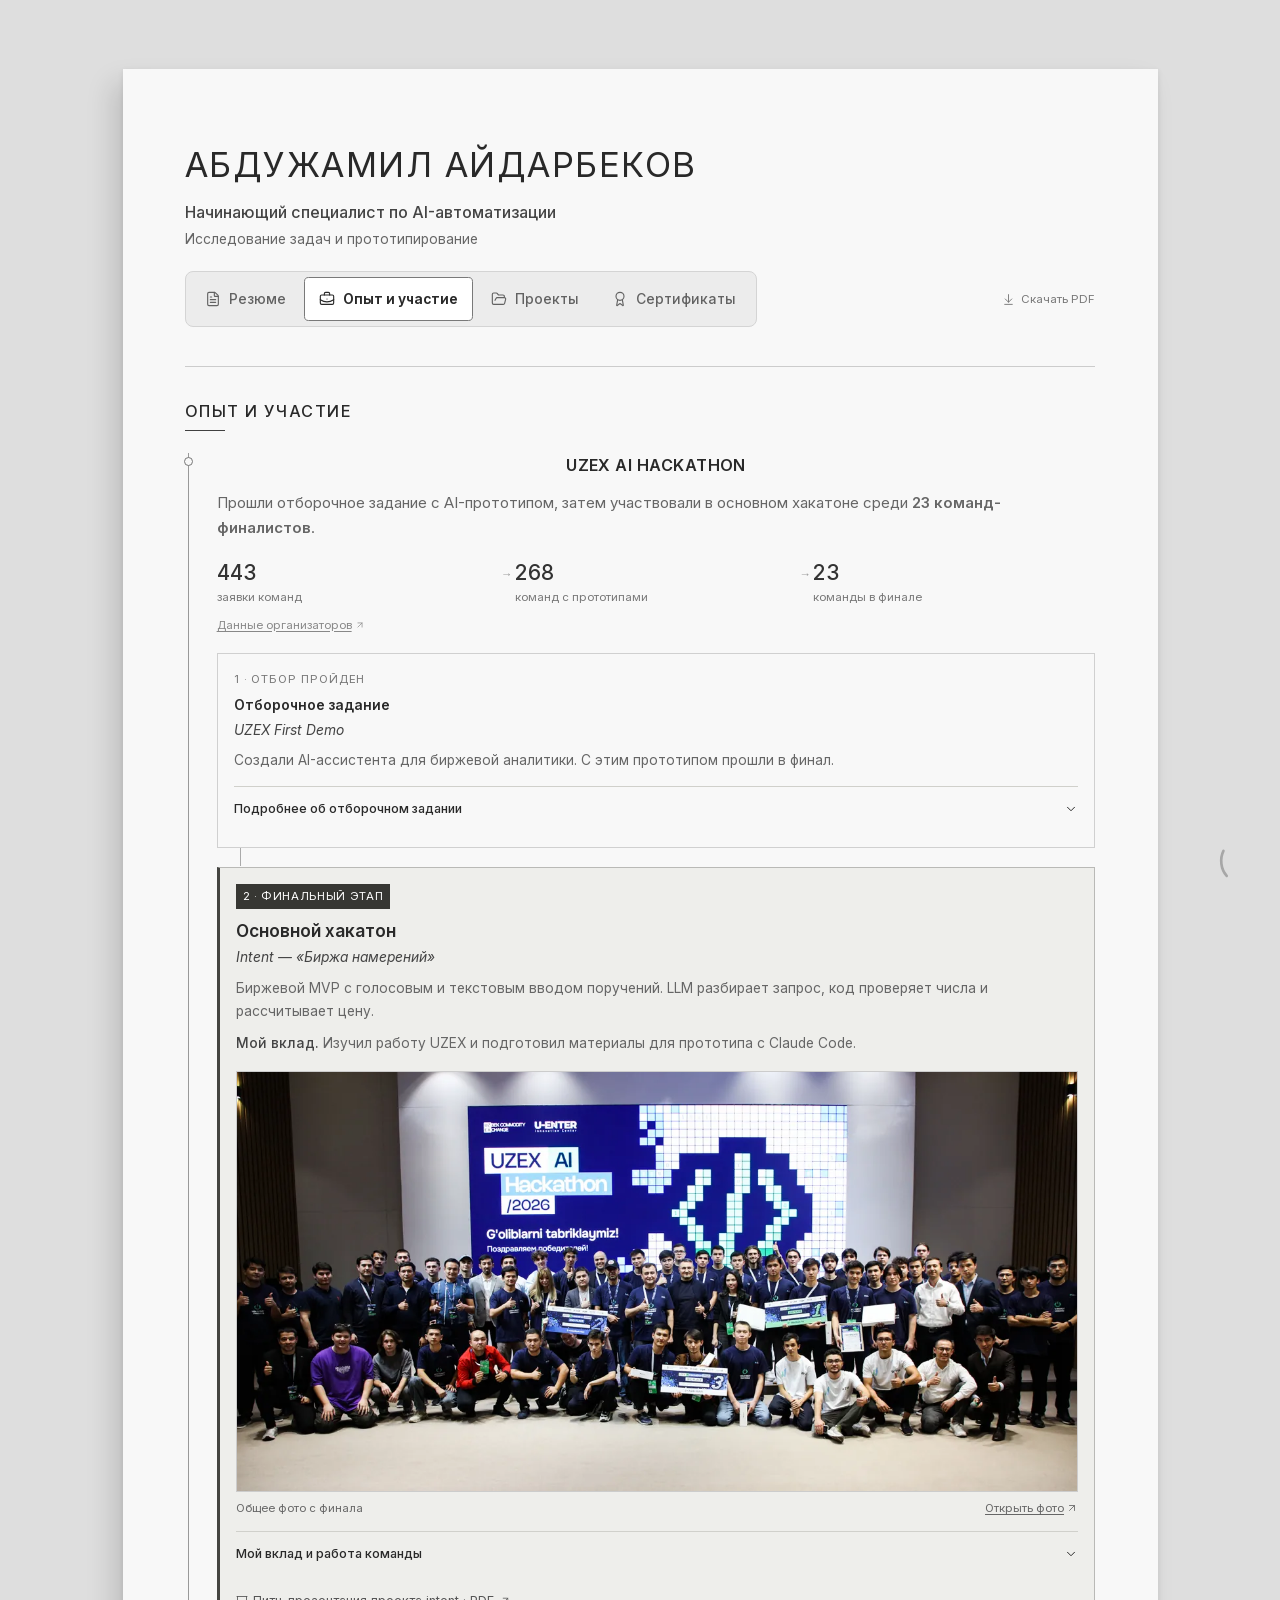
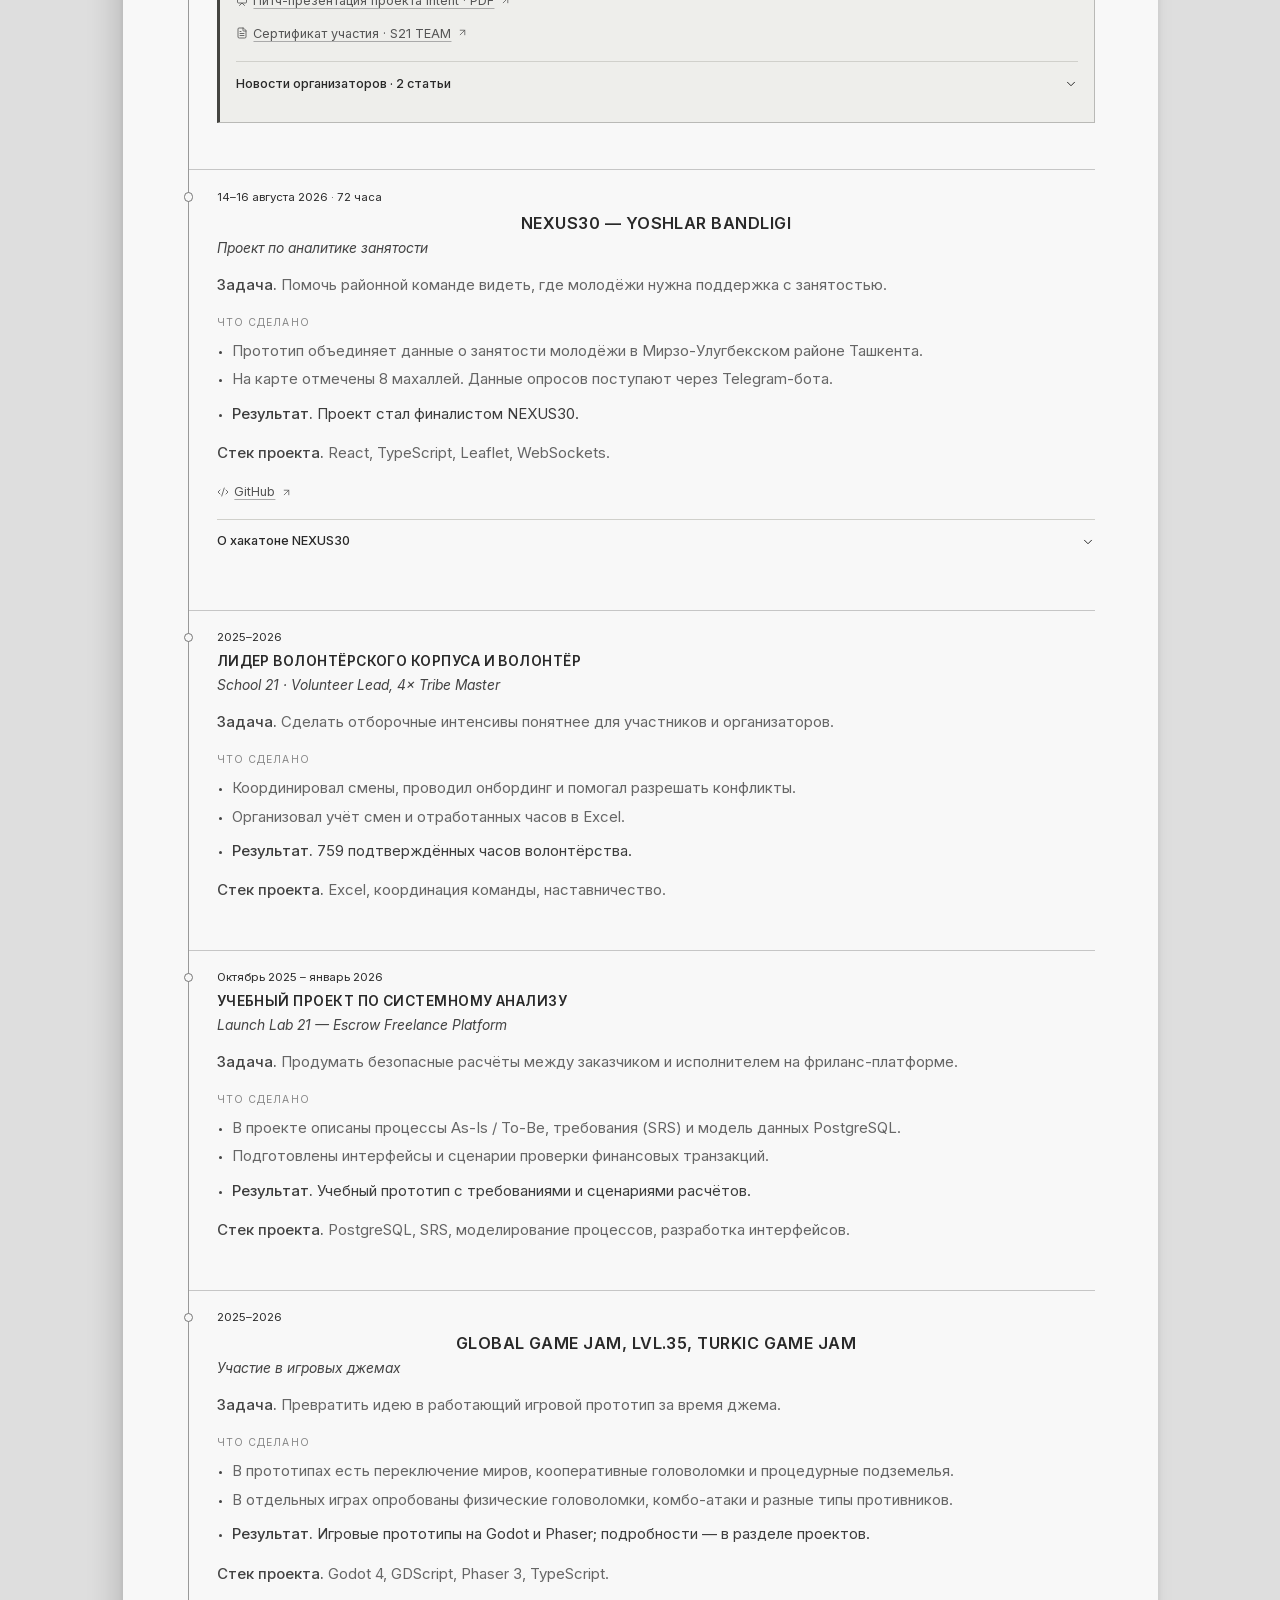
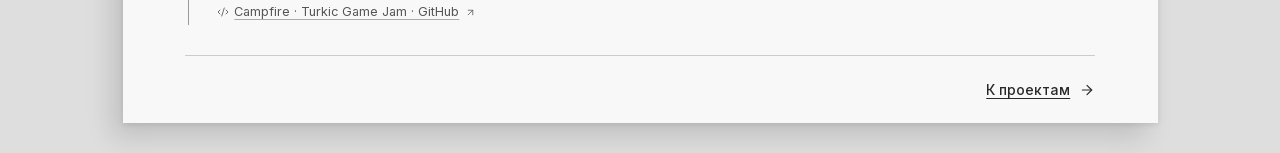
<file: experience/index.html>
<!DOCTYPE html><html lang="ru"><head><meta charSet="utf-8"/><meta name="viewport" content="width=device-width, initial-scale=1"/><link rel="stylesheet" href="/_next/static/css/global-error.DqDT2gRN.css" data-precedence="vite-rsc/client-reference"/><link rel="stylesheet" href="/_next/static/css/index.DqDT2gRN.css" data-rsc-css-href="/_next/static/css/index.DqDT2gRN.css" data-precedence="vite-rsc/importer-resources"/><link rel="modulepreload" fetchPriority="low" href="/_next/static/chunks/index-ChHk945U.js"/><script src="/_next/static/chunks/rolldown-runtime-C60lm6uB.js" type="module" async=""></script><script src="/_next/static/chunks/framework-D_rUT4EX.js" type="module" async=""></script><link rel="modulepreload" href="/_next/static/chunks/global-error-CtdtXkuj.js" crossorigin=""/><link rel="modulepreload" href="/_next/static/chunks/site-status-BoY7AfiD.js" crossorigin=""/><link rel="modulepreload" href="/_next/static/chunks/scroll-cat-Cgxdnczf.js" crossorigin=""/><link rel="modulepreload" href="/_next/static/chunks/error-q19vY5T-.js" crossorigin=""/><link rel="modulepreload" href="/_next/static/chunks/layout-segment-context-DgpibzVf.js" crossorigin=""/><link rel="modulepreload" href="/_next/static/chunks/smooth-scroll-BqUX6Asz.js" crossorigin=""/><link rel="modulepreload" href="/_next/static/chunks/Icon-Ci2Hv__g.js" crossorigin=""/><title>Опыт и участие — Абдужамил Айдарбеков</title><meta name="description" content="Хакатоны, командные проекты, волонтёрство и личный вклад Абдужамила Айдарбекова."/><meta property="og:title" content="Опыт и участие — Абдужамил Айдарбеков"/><meta property="og:description" content="Хакатоны, командные проекты, волонтёрство и личный вклад Абдужамила Айдарбекова."/><meta property="og:url" content="https://fluxo159.github.io/experience"/><meta property="og:type" content="website"/><meta property="og:locale" content="ru_RU"/><meta property="og:image" content="https://fluxo159.github.io/social-preview.png"/><meta property="og:image:width" content="1200"/><meta property="og:image:height" content="630"/><meta property="og:image:alt" content="Абдужамил Айдарбеков — Начинающий специалист по AI-автоматизации. Исследование задач и прототипирование."/><meta name="twitter:card" content="summary_large_image"/><meta name="twitter:title" content="Опыт и участие — Абдужамил Айдарбеков"/><meta name="twitter:description" content="Хакатоны, командные проекты, волонтёрство и личный вклад Абдужамила Айдарбекова."/><meta name="twitter:image" content="https://fluxo159.github.io/social-preview.png"/><link rel="shortcut icon" href="/favicon.svg"/><link rel="icon" href="/favicon.svg"/><link rel="canonical" href="https://fluxo159.github.io/experience"/><script>Object.assign(((self[Symbol.for("vinext.navigationRuntime")]??={bootstrap:{routeManifest:null},functions:{}}).bootstrap.rsc??={rsc:[]}),{params:{},nav:{"pathname":"/experience","searchParams":[]}})</script><link rel="modulepreload" href="/_next/static/chunks/index-ChHk945U.js" />
</head><body><a class="skip-link" href="#experience">К опыту и участию</a><main class="resume"><header class="resume-header"><h1>Абдужамил Айдарбеков</h1><p class="resume-role">Начинающий специалист по AI-автоматизации<span>Исследование задач и прототипирование</span></p><div class="header-bottom"><nav class="document-nav" aria-label="Разделы сайта"><a href="/"><svg xmlns="http://www.w3.org/2000/svg" width="16" height="16" viewBox="0 0 24 24" fill="none" stroke="currentColor" stroke-width="2" stroke-linecap="round" stroke-linejoin="round" class="lucide lucide-file-text" aria-hidden="true"><path d="M6 22a2 2 0 0 1-2-2V4a2 2 0 0 1 2-2h8a2.4 2.4 0 0 1 1.704.706l3.588 3.588A2.4 2.4 0 0 1 20 8v12a2 2 0 0 1-2 2z"></path><path d="M14 2v5a1 1 0 0 0 1 1h5"></path><path d="M10 9H8"></path><path d="M16 13H8"></path><path d="M16 17H8"></path></svg>Резюме</a><a href="/experience" aria-current="page"><svg xmlns="http://www.w3.org/2000/svg" width="16" height="16" viewBox="0 0 24 24" fill="none" stroke="currentColor" stroke-width="2" stroke-linecap="round" stroke-linejoin="round" class="lucide lucide-briefcase-business" aria-hidden="true"><path d="M12 12h.01"></path><path d="M16 6V4a2 2 0 0 0-2-2h-4a2 2 0 0 0-2 2v2"></path><path d="M22 13a18.15 18.15 0 0 1-20 0"></path><rect width="20" height="14" x="2" y="6" rx="2"></rect></svg>Опыт и участие</a><a href="/projects"><svg xmlns="http://www.w3.org/2000/svg" width="16" height="16" viewBox="0 0 24 24" fill="none" stroke="currentColor" stroke-width="2" stroke-linecap="round" stroke-linejoin="round" class="lucide lucide-folder-open" aria-hidden="true"><path d="m6 14 1.5-2.9A2 2 0 0 1 9.24 10H20a2 2 0 0 1 1.94 2.5l-1.54 6a2 2 0 0 1-1.95 1.5H4a2 2 0 0 1-2-2V5a2 2 0 0 1 2-2h3.9a2 2 0 0 1 1.69.9l.81 1.2a2 2 0 0 0 1.67.9H18a2 2 0 0 1 2 2v2"></path></svg>Проекты</a><a href="/certificates"><svg xmlns="http://www.w3.org/2000/svg" width="16" height="16" viewBox="0 0 24 24" fill="none" stroke="currentColor" stroke-width="2" stroke-linecap="round" stroke-linejoin="round" class="lucide lucide-award" aria-hidden="true"><path d="m15.477 12.89 1.515 8.526a.5.5 0 0 1-.81.47l-3.58-2.687a1 1 0 0 0-1.197 0l-3.586 2.686a.5.5 0 0 1-.81-.469l1.514-8.526"></path><circle cx="12" cy="8" r="6"></circle></svg>Сертификаты</a></nav><a class="header-download" href="/Abdujamil_Aydarbekov_CV.pdf" download=""><svg xmlns="http://www.w3.org/2000/svg" width="13" height="13" viewBox="0 0 24 24" fill="none" stroke="currentColor" stroke-width="2" stroke-linecap="round" stroke-linejoin="round" class="lucide lucide-arrow-down-to-line" aria-hidden="true"><path d="M12 17V3"></path><path d="m6 11 6 6 6-6"></path><path d="M19 21H5"></path></svg>Скачать PDF</a></div></header><section class="experience-content" id="experience" aria-labelledby="experience-heading"><h2 class="section-title" id="experience-heading">Опыт и участие</h2><div class="timeline"><article class="experience-entry experience-hackathon" id="uzex-experience"><h3>UZEX AI Hackathon</h3><p class="hackathon-result">Прошли отборочное задание с AI-прототипом, затем участвовали в основном хакатоне среди <strong>23 команд-финалистов</strong>.</p><dl class="hackathon-selection" aria-label="Отбор команд на UZEX AI Hackathon"><div><dt>заявки команд</dt><dd>443</dd></div><div><dt>команд с прототипами</dt><dd>268</dd></div><div><dt>команды в финале</dt><dd>23</dd></div></dl><a class="selection-source" href="https://uzex.uz/ru/News/the-final-stage-of-the-uzex-ai-hackathon-has-kicked-off-in-tashkent" target="_blank" rel="noopener noreferrer">Данные организаторов <svg xmlns="http://www.w3.org/2000/svg" width="10" height="10" viewBox="0 0 24 24" fill="none" stroke="currentColor" stroke-width="2" stroke-linecap="round" stroke-linejoin="round" class="lucide lucide-arrow-up-right" aria-hidden="true"><path d="M7 7h10v10"></path><path d="M7 17 17 7"></path></svg></a><div class="hackathon-stages"><section class="hackathon-stage hackathon-qualifier" id="uzex-qualifier" aria-labelledby="uzex-qualifier-heading"><span class="stage-label">1 · Отбор пройден</span><h4 id="uzex-qualifier-heading">Отборочное задание</h4><p class="organization">UZEX First Demo</p><p class="stage-summary">Создали AI-ассистента для биржевой аналитики. С этим прототипом прошли в финал.</p><details class="stage-details"><summary><span>Подробнее об отборочном задании</span><svg xmlns="http://www.w3.org/2000/svg" width="14" height="14" viewBox="0 0 24 24" fill="none" stroke="currentColor" stroke-width="2" stroke-linecap="round" stroke-linejoin="round" class="lucide lucide-chevron-down" aria-hidden="true"><path d="m6 9 6 6 6-6"></path></svg></summary><p class="stage-date">Ноябрь 2026</p><p class="organization">S21 TEAM · Ташкент</p><div class="work-facts"><p class="entry-purpose"><span class="fact-label">Задача.</span> <!-- -->Отвечать на вопросы о биржевых сделках на русском и узбекском по данным в чате.</p><p class="personal-contribution"><span class="fact-label">Мой вклад.</span> <!-- -->Формулировал задачи для прототипа и писал промпты для Claude Code.</p><p class="contribution-label">Работа команды</p><ul><li>Интегрировали Groq и резервный Gemini: LLM преобразует вопрос в план запроса.</li><li>Добавили проверку плана, SQL-расчёты и уточнение неоднозначных вопросов.</li><li>Подготовили импорт CSV и проверку валют, единиц измерения и результатов.</li><li class="entry-result"><strong>Результат.</strong> <!-- -->Прототип на учебном наборе из 500 000 вымышленных сделок; выход в финал UZEX.</li></ul><p class="entry-stack"><span class="fact-label">Стек проекта.</span> <!-- -->LLM API, Groq, Gemini, Python, SQL, Cloudflare D1 (SQLite), Drizzle ORM; React, TypeScript, Vinext / Vite, Tailwind CSS.</p></div><div class="entry-links"><a href="https://github.com/fluxo159/uzex-ai-analytics" target="_blank" rel="noopener noreferrer" aria-label="GitHub: UZEX"><svg xmlns="http://www.w3.org/2000/svg" width="12" height="12" viewBox="0 0 24 24" fill="none" stroke="currentColor" stroke-width="2" stroke-linecap="round" stroke-linejoin="round" class="lucide lucide-code-xml" aria-hidden="true"><path d="m18 16 4-4-4-4"></path><path d="m6 8-4 4 4 4"></path><path d="m14.5 4-5 16"></path></svg><span>GitHub</span><svg xmlns="http://www.w3.org/2000/svg" width="11" height="11" viewBox="0 0 24 24" fill="none" stroke="currentColor" stroke-width="2" stroke-linecap="round" stroke-linejoin="round" class="lucide lucide-arrow-up-right" aria-hidden="true"><path d="M7 7h10v10"></path><path d="M7 17 17 7"></path></svg></a></div></details></section><section class="hackathon-stage hackathon-final" id="uzex-hackathon" aria-labelledby="uzex-final-heading"><span class="stage-label">2 · Финальный этап</span><h4 id="uzex-final-heading">Основной хакатон</h4><p class="organization">Intent — «Биржа намерений»</p><p class="stage-summary">Биржевой MVP с голосовым и текстовым вводом поручений.<!-- --> LLM разбирает запрос, код проверяет числа и рассчитывает цену.</p><p class="stage-summary"><span class="fact-label">Мой вклад.</span> <!-- -->Изучил работу UZEX и подготовил материалы для прототипа с Claude Code.</p><figure class="stage-preview stage-photo"><img src="/materials/uzex-ai-hackathon-group-1280.webp" srcSet="/materials/uzex-ai-hackathon-group-720.webp 720w, /materials/uzex-ai-hackathon-group-1280.webp 1280w" sizes="(max-width: 47.5rem) 76vw, (max-width: 68.75rem) 80vw, 850px" width="1280" height="853" loading="lazy" decoding="async" alt="Участники финала на общем фото перед экраном UZEX AI Hackathon 2026"/><figcaption><span>Общее фото с финала</span><a class="stage-photo-link" href="/materials/uzex-ai-hackathon-group-2560.webp" target="_blank" rel="noopener noreferrer">Открыть фото <svg xmlns="http://www.w3.org/2000/svg" width="12" height="12" viewBox="0 0 24 24" fill="none" stroke="currentColor" stroke-width="2" stroke-linecap="round" stroke-linejoin="round" class="lucide lucide-arrow-up-right" aria-hidden="true"><path d="M7 7h10v10"></path><path d="M7 17 17 7"></path></svg></a></figcaption></figure><details class="stage-details"><summary><span>Мой вклад и работа команды</span><svg xmlns="http://www.w3.org/2000/svg" width="14" height="14" viewBox="0 0 24 24" fill="none" stroke="currentColor" stroke-width="2" stroke-linecap="round" stroke-linejoin="round" class="lucide lucide-chevron-down" aria-hidden="true"><path d="m6 9 6 6 6-6"></path></svg></summary><p class="stage-date">7–8 ноября 2026<!-- --> · Ташкент, U-Enter</p><div class="work-facts"><p class="entry-purpose"><span class="fact-label">Задача.</span> <!-- -->Дать покупателю возможность описать потребность обычными словами, подтвердить поручение и увидеть расчёт цены.</p><p class="personal-contribution"><span class="fact-label">Мой вклад.</span> <!-- -->Изучал работу UZEX и искал проблемы участников биржи в открытых источниках, на форумах и в Telegram. Использовал ChatGPT, Gemini и Perplexity. Передал собранные материалы в Claude Code для генерации идей и разработки прототипа.</p><p class="contribution-label">Работа команды</p><ul><li>Добавили голосовой и текстовый ввод на русском и узбекском: LLM извлекает параметры, код проверяет числа, пользователь подтверждает поручение.</li><li>Реализовали расчёт единой цены с учётом доставки и объединением небольших заказов.</li><li>Связали поручение с объяснением цены, демо-подписью, демо-эскроу и паспортом сделки.</li><li>Добавили автотесты чисел, правил распределения и независимости расчётного движка от LLM.</li><li class="entry-result"><strong>Результат.</strong> <!-- -->MVP для финала: от описания потребности до расчёта и объяснения цены. Подпись, платёж и реестры — демонстрационные.</li></ul><p class="entry-stack"><span class="fact-label">Стек проекта.</span> <!-- -->LLM API, Python, FastAPI, Pydantic, DuckDB, pandas, NetworkX; React, TypeScript, Vite, Tailwind CSS; pytest, Hypothesis, Vitest.</p></div><div class="research-findings"><p class="contribution-label">Наблюдения исследования и решения MVP</p><ul><li>Для сравнения предложений нужны единицы, валюта и условия поставки, а не только название товара.<!-- --> <!-- -->В MVP предусмотрены уточнение параметров и подтверждение чисел.<!-- --> <a href="https://test-spot.uzex.uz/" target="_blank" rel="noopener noreferrer">Тестовый портал UZEX<svg xmlns="http://www.w3.org/2000/svg" width="10" height="10" viewBox="0 0 24 24" fill="none" stroke="currentColor" stroke-width="2" stroke-linecap="round" stroke-linejoin="round" class="lucide lucide-arrow-up-right" aria-hidden="true"><path d="M7 7h10v10"></path><path d="M7 17 17 7"></path></svg></a></li><li>Помимо цены товара, в сделке есть сборы и условия расчётов.<!-- --> <!-- -->В MVP отдельно показаны сбор, задаток, доставка и объяснение итоговой цены.<!-- --> <a href="https://uzex.uz/ru/pages/online-exchange-trades-tariff" target="_blank" rel="noopener noreferrer">Тарифы UZEX<svg xmlns="http://www.w3.org/2000/svg" width="10" height="10" viewBox="0 0 24 24" fill="none" stroke="currentColor" stroke-width="2" stroke-linecap="round" stroke-linejoin="round" class="lucide lucide-arrow-up-right" aria-hidden="true"><path d="M7 7h10v10"></path><path d="M7 17 17 7"></path></svg></a></li></ul><p class="research-note">Выводы по открытым материалам; влияние решений на пользователей ещё не измерялось.</p></div><figure class="stage-preview"><a href="/materials/uzex-intent-market.webp" target="_blank" rel="noopener noreferrer" aria-label="Открыть скриншот демонстрационного MVP UZEX Intent"><img src="/materials/uzex-intent-market.webp" width="1280" height="720" loading="lazy" decoding="async" alt="Демонстрационный интерфейс UZEX Intent: рынок, корзина заявок и ввод поручения"/></a><figcaption>Демонстрационный MVP · <a href="/materials/uzex-intent-market.webp" target="_blank" rel="noopener noreferrer">Открыть скриншот <svg xmlns="http://www.w3.org/2000/svg" width="10" height="10" viewBox="0 0 24 24" fill="none" stroke="currentColor" stroke-width="2" stroke-linecap="round" stroke-linejoin="round" class="lucide lucide-arrow-up-right" aria-hidden="true"><path d="M7 7h10v10"></path><path d="M7 17 17 7"></path></svg></a></figcaption></figure></details><div class="entry-links entry-links-news"><a href="/materials/uzex-ai-hackathon-pitch.pdf" target="_blank" rel="noopener noreferrer" aria-label="Питч-презентация проекта intent · PDF: UZEX — основной этап"><svg xmlns="http://www.w3.org/2000/svg" width="12" height="12" viewBox="0 0 24 24" fill="none" stroke="currentColor" stroke-width="2" stroke-linecap="round" stroke-linejoin="round" class="lucide lucide-presentation" aria-hidden="true"><path d="M2 3h20"></path><path d="M21 3v11a2 2 0 0 1-2 2H5a2 2 0 0 1-2-2V3"></path><path d="m7 21 5-5 5 5"></path></svg><span>Питч-презентация проекта intent · PDF</span><svg xmlns="http://www.w3.org/2000/svg" width="11" height="11" viewBox="0 0 24 24" fill="none" stroke="currentColor" stroke-width="2" stroke-linecap="round" stroke-linejoin="round" class="lucide lucide-arrow-up-right" aria-hidden="true"><path d="M7 7h10v10"></path><path d="M7 17 17 7"></path></svg></a><a href="/certificates#uzex-ai-2026" rel="noopener noreferrer" aria-label="Сертификат участия · S21 TEAM: UZEX — основной этап"><svg xmlns="http://www.w3.org/2000/svg" width="12" height="12" viewBox="0 0 24 24" fill="none" stroke="currentColor" stroke-width="2" stroke-linecap="round" stroke-linejoin="round" class="lucide lucide-file-text" aria-hidden="true"><path d="M6 22a2 2 0 0 1-2-2V4a2 2 0 0 1 2-2h8a2.4 2.4 0 0 1 1.704.706l3.588 3.588A2.4 2.4 0 0 1 20 8v12a2 2 0 0 1-2 2z"></path><path d="M14 2v5a1 1 0 0 0 1 1h5"></path><path d="M10 9H8"></path><path d="M16 13H8"></path><path d="M16 17H8"></path></svg><span>Сертификат участия · S21 TEAM</span><svg xmlns="http://www.w3.org/2000/svg" width="11" height="11" viewBox="0 0 24 24" fill="none" stroke="currentColor" stroke-width="2" stroke-linecap="round" stroke-linejoin="round" class="lucide lucide-arrow-up-right" aria-hidden="true"><path d="M7 7h10v10"></path><path d="M7 17 17 7"></path></svg></a></div><details class="stage-details stage-news"><summary><span>Новости организаторов · 2 статьи</span><svg xmlns="http://www.w3.org/2000/svg" width="14" height="14" viewBox="0 0 24 24" fill="none" stroke="currentColor" stroke-width="2" stroke-linecap="round" stroke-linejoin="round" class="lucide lucide-chevron-down" aria-hidden="true"><path d="m6 9 6 6 6-6"></path></svg></summary><div class="entry-links entry-links-news"><a href="https://uzex.uz/ru/News/the-final-stage-of-the-uzex-ai-hackathon-has-kicked-off-in-tashkent" target="_blank" rel="noopener noreferrer" aria-label="В Ташкенте стартовал финальный этап UZEX AI Hackathon: UZEX — основной этап"><svg xmlns="http://www.w3.org/2000/svg" width="12" height="12" viewBox="0 0 24 24" fill="none" stroke="currentColor" stroke-width="2" stroke-linecap="round" stroke-linejoin="round" class="lucide lucide-newspaper" aria-hidden="true"><path d="M15 18h-5"></path><path d="M18 14h-8"></path><path d="M4 22h16a2 2 0 0 0 2-2V4a2 2 0 0 0-2-2H8a2 2 0 0 0-2 2v16a2 2 0 0 1-4 0v-9a2 2 0 0 1 2-2h2"></path><rect width="8" height="4" x="10" y="6" rx="1"></rect></svg><span>В Ташкенте стартовал финальный этап UZEX AI Hackathon</span><svg xmlns="http://www.w3.org/2000/svg" width="11" height="11" viewBox="0 0 24 24" fill="none" stroke="currentColor" stroke-width="2" stroke-linecap="round" stroke-linejoin="round" class="lucide lucide-arrow-up-right" aria-hidden="true"><path d="M7 7h10v10"></path><path d="M7 17 17 7"></path></svg></a><a href="https://uzex.uz/ru/News/winners-of-the-uzex-ai-hackathon-have-been-determined" target="_blank" rel="noopener noreferrer" aria-label="Определены победители UZEX AI Hackathon: UZEX — основной этап"><svg xmlns="http://www.w3.org/2000/svg" width="12" height="12" viewBox="0 0 24 24" fill="none" stroke="currentColor" stroke-width="2" stroke-linecap="round" stroke-linejoin="round" class="lucide lucide-newspaper" aria-hidden="true"><path d="M15 18h-5"></path><path d="M18 14h-8"></path><path d="M4 22h16a2 2 0 0 0 2-2V4a2 2 0 0 0-2-2H8a2 2 0 0 0-2 2v16a2 2 0 0 1-4 0v-9a2 2 0 0 1 2-2h2"></path><rect width="8" height="4" x="10" y="6" rx="1"></rect></svg><span>Определены победители UZEX AI Hackathon</span><svg xmlns="http://www.w3.org/2000/svg" width="11" height="11" viewBox="0 0 24 24" fill="none" stroke="currentColor" stroke-width="2" stroke-linecap="round" stroke-linejoin="round" class="lucide lucide-arrow-up-right" aria-hidden="true"><path d="M7 7h10v10"></path><path d="M7 17 17 7"></path></svg></a></div></details></section></div></article><article class="experience-entry experience-hackathon" id="nexus30-experience"><time>14–16 августа 2026 · 72 часа</time><h3>NEXUS30 — Yoshlar Bandligi</h3><p class="organization">Проект по аналитике занятости</p><div class="work-facts"><p class="entry-purpose"><span class="fact-label">Задача.</span> <!-- -->Помочь районной команде видеть, где молодёжи нужна поддержка с занятостью.</p><p class="contribution-label">Что сделано</p><ul><li>Прототип объединяет данные о занятости молодёжи в Мирзо-Улугбекском районе Ташкента.</li><li>На карте отмечены 8 махаллей. Данные опросов поступают через Telegram-бота.</li><li class="entry-result"><strong>Результат.</strong> <!-- -->Проект стал финалистом NEXUS30.</li></ul><p class="entry-stack"><span class="fact-label">Стек проекта.</span> <!-- -->React, TypeScript, Leaflet, WebSockets.</p></div><div class="entry-links"><a href="https://github.com/fluxo159/hack-nexus30-govtech" target="_blank" rel="noopener noreferrer" aria-label="GitHub: NEXUS30"><svg xmlns="http://www.w3.org/2000/svg" width="12" height="12" viewBox="0 0 24 24" fill="none" stroke="currentColor" stroke-width="2" stroke-linecap="round" stroke-linejoin="round" class="lucide lucide-code-xml" aria-hidden="true"><path d="m18 16 4-4-4-4"></path><path d="m6 8-4 4 4 4"></path><path d="m14.5 4-5 16"></path></svg><span>GitHub</span><svg xmlns="http://www.w3.org/2000/svg" width="11" height="11" viewBox="0 0 24 24" fill="none" stroke="currentColor" stroke-width="2" stroke-linecap="round" stroke-linejoin="round" class="lucide lucide-arrow-up-right" aria-hidden="true"><path d="M7 7h10v10"></path><path d="M7 17 17 7"></path></svg></a></div><details class="stage-details"><summary><span>О хакатоне <!-- -->NEXUS30</span><svg xmlns="http://www.w3.org/2000/svg" width="14" height="14" viewBox="0 0 24 24" fill="none" stroke="currentColor" stroke-width="2" stroke-linecap="round" stroke-linejoin="round" class="lucide lucide-chevron-down" aria-hidden="true"><path d="m6 9 6 6 6-6"></path></svg></summary><p>Очный продуктовый хакатон в Ташкенте. За 72 часа команды создавали работающий прототип и представляли его жюри.</p><p>Формат рассчитан на 40 команд по три человека, по восемь команд в каждом треке. В программе — здравоохранение, образование, туризм, государственное управление и финтех.</p><p>Организатор — NEXT US LLC при поддержке хокимията Мирзо-Улугбекского района Ташкента. Для команд были предусмотрены ресурсы Yandex Cloud и Render.</p></details></article><article class="experience-entry"><time>2025–2026</time><h3>Лидер волонтёрского корпуса и волонтёр</h3><p class="organization">School 21 · Volunteer Lead, 4× Tribe Master</p><div class="work-facts"><p class="entry-purpose"><span class="fact-label">Задача.</span> <!-- -->Сделать отборочные интенсивы понятнее для участников и организаторов.</p><p class="contribution-label">Что сделано</p><ul><li>Координировал смены, проводил онбординг и помогал разрешать конфликты.</li><li>Организовал учёт смен и отработанных часов в Excel.</li><li class="entry-result"><strong>Результат.</strong> <!-- -->759 подтверждённых часов волонтёрства.</li></ul><p class="entry-stack"><span class="fact-label">Стек проекта.</span> <!-- -->Excel, координация команды, наставничество.</p></div></article><article class="experience-entry"><time>Октябрь 2025 – январь 2026</time><h3>Учебный проект по системному анализу</h3><p class="organization">Launch Lab 21 — Escrow Freelance Platform</p><div class="work-facts"><p class="entry-purpose"><span class="fact-label">Задача.</span> <!-- -->Продумать безопасные расчёты между заказчиком и исполнителем на фриланс-платформе.</p><p class="contribution-label">Что сделано</p><ul><li>В проекте описаны процессы As-Is / To-Be, требования (SRS) и модель данных PostgreSQL.</li><li>Подготовлены интерфейсы и сценарии проверки финансовых транзакций.</li><li class="entry-result"><strong>Результат.</strong> <!-- -->Учебный прототип с требованиями и сценариями расчётов.</li></ul><p class="entry-stack"><span class="fact-label">Стек проекта.</span> <!-- -->PostgreSQL, SRS, моделирование процессов, разработка интерфейсов.</p></div></article><article class="experience-entry experience-hackathon"><time>2025–2026</time><h3>Global Game Jam, LVL.35, Turkic Game Jam</h3><p class="organization">Участие в игровых джемах</p><div class="work-facts"><p class="entry-purpose"><span class="fact-label">Задача.</span> <!-- -->Превратить идею в работающий игровой прототип за время джема.</p><p class="contribution-label">Что сделано</p><ul><li>В прототипах есть переключение миров, кооперативные головоломки и процедурные подземелья.</li><li>В отдельных играх опробованы физические головоломки, комбо-атаки и разные типы противников.</li><li class="entry-result"><strong>Результат.</strong> <!-- -->Игровые прототипы на Godot и Phaser; подробности — в разделе проектов.</li></ul><p class="entry-stack"><span class="fact-label">Стек проекта.</span> <!-- -->Godot 4, GDScript, Phaser 3, TypeScript.</p></div><div class="entry-links"><a href="https://github.com/Kyrsadak/turkic-game-jam" target="_blank" rel="noopener noreferrer" aria-label="Campfire · Turkic Game Jam · GitHub: Игровые джемы"><svg xmlns="http://www.w3.org/2000/svg" width="12" height="12" viewBox="0 0 24 24" fill="none" stroke="currentColor" stroke-width="2" stroke-linecap="round" stroke-linejoin="round" class="lucide lucide-code-xml" aria-hidden="true"><path d="m18 16 4-4-4-4"></path><path d="m6 8-4 4 4 4"></path><path d="m14.5 4-5 16"></path></svg><span>Campfire · Turkic Game Jam · GitHub</span><svg xmlns="http://www.w3.org/2000/svg" width="11" height="11" viewBox="0 0 24 24" fill="none" stroke="currentColor" stroke-width="2" stroke-linecap="round" stroke-linejoin="round" class="lucide lucide-arrow-up-right" aria-hidden="true"><path d="M7 7h10v10"></path><path d="M7 17 17 7"></path></svg></a></div></article></div></section><footer class="section-navigation"><a href="/projects">К проектам <svg xmlns="http://www.w3.org/2000/svg" width="16" height="16" viewBox="0 0 24 24" fill="none" stroke="currentColor" stroke-width="2" stroke-linecap="round" stroke-linejoin="round" class="lucide lucide-arrow-right" aria-hidden="true"><path d="M5 12h14"></path><path d="m12 5 7 7-7 7"></path></svg></a></footer></main><div class="scroll-cat" aria-hidden="true"><svg viewBox="95 85 220 210" width="48" height="48" focusable="false"><defs><filter id="scroll-cat-brush-_R_2i_" x="-10%" y="-10%" width="120%" height="120%"><feTurbulence type="fractalNoise" baseFrequency="0.04" numOctaves="3" result="noise" seed="2"></feTurbulence><feDisplacementMap in="SourceGraphic" in2="noise" scale="2.2" xChannelSelector="R" yChannelSelector="G"></feDisplacementMap></filter></defs><g filter="url(#scroll-cat-brush-_R_2i_)"><path data-cat-part="body" d="M 144 263 C 102 215, 112 128, 178 106 C 242 86, 294 128, 294 198 C 294 262, 236 290, 185 274 C 152 263, 150 214, 169 194 L 183 162 L 198 186 C 210 186, 221 186, 232 185 L 246 160 L 254 192" fill="none" stroke="currentColor" stroke-width="12" stroke-linecap="round" stroke-linejoin="round" style="opacity:0"></path><circle data-cat-part="left-eye" cx="187" cy="215" r="5.8" fill="currentColor" style="transform-origin:187px 215px;transform:scale(0);opacity:0"></circle><circle data-cat-part="right-eye" cx="239" cy="214" r="5.8" fill="currentColor" style="transform-origin:239px 214px;transform:scale(0);opacity:0"></circle><path data-cat-part="nose" d="M 207 229 L 213 219 L 219 229" fill="none" stroke="currentColor" stroke-width="7.5" stroke-linecap="round" stroke-linejoin="round" style="opacity:0"></path><circle data-cat-part="nose-dot" cx="213" cy="222" r="2.5" fill="currentColor" style="transform-origin:213px 222px;transform:scale(0);opacity:0"></circle></g></svg></div><script type="module" src="/_next/static/chunks/index-ChHk945U.js" id="_R_" async=""></script><script>((self[Symbol.for("vinext.navigationRuntime")]??={bootstrap:{routeManifest:null},functions:{}}).bootstrap.rsc??={rsc:[]}).rsc.push("0:{\"page:/experience\":\"$L1\",\"layout:/\":\"$L2\",\"route:/experience\":\"$L3\",\"__route\":\"route:/experience\",\"__interceptionContext\":null,\"__layoutIds\":[\"layout:/\"],\"__rootLayout\":\"/\",\"__bfcacheSegmentIdentities\":{\"layout:/\":\"[\\\"layout\\\",\\\"layout:/\\\",\\\"root-boundary:/\\\",\\\"\\\"]\",\"page:/experience\":\"[\\\"page\\\",\\\"page:/experience\\\",\\\"root-boundary:/\\\",\\\"[\\\\\\\"experience\\\\\\\"]\\\"]\"},\"__srcPage\":[\"experience\",\"page\"],\"__layoutFlags\":{\"layout:/\":\"s\"},\"__artifactCompatibility\":{\"schemaVersion\":1,\"graphVersion\":\"app-route-graph:23fb21cc912851dc\",\"deploymentVersion\":\"a3d485b3-7c3f-472f-b222-2d75cef74e70\",\"appElementsSchemaVersion\":1,\"rscPayloadSchemaVersion\":1,\"rootBoundaryId\":\"/\",\"renderEpoch\":null}}\n")</script><script>((self[Symbol.for("vinext.navigationRuntime")]??={bootstrap:{routeManifest:null},functions:{}}).bootstrap.rsc??={rsc:[]}).rsc.push("4:I[\"8c0f216c4604\",[],\"Children\",1]\n")</script><script>((self[Symbol.for("vinext.navigationRuntime")]??={bootstrap:{routeManifest:null},functions:{}}).bootstrap.rsc??={rsc:[]}).rsc.push("5:I[\"8687e126cdb5\",[],\"ScrollCat\",1]\n")</script><script>((self[Symbol.for("vinext.navigationRuntime")]??={bootstrap:{routeManifest:null},functions:{}}).bootstrap.rsc??={rsc:[]}).rsc.push("6:I[\"d10887734b25\",[],\"SmoothScroll\",1]\n")</script><script>((self[Symbol.for("vinext.navigationRuntime")]??={bootstrap:{routeManifest:null},functions:{}}).bootstrap.rsc??={rsc:[]}).rsc.push("7:I[\"593f344dc510\",[],\"GlobalErrorBoundary\",1]\n")</script><script>((self[Symbol.for("vinext.navigationRuntime")]??={bootstrap:{routeManifest:null},functions:{}}).bootstrap.rsc??={rsc:[]}).rsc.push("8:I[\"0b874ad30386\",[],\"default\",1]\n")</script><script>((self[Symbol.for("vinext.navigationRuntime")]??={bootstrap:{routeManifest:null},functions:{}}).bootstrap.rsc??={rsc:[]}).rsc.push("9:I[\"593f344dc510\",[],\"ErrorBoundary\",1]\n")</script><script>((self[Symbol.for("vinext.navigationRuntime")]??={bootstrap:{routeManifest:null},functions:{}}).bootstrap.rsc??={rsc:[]}).rsc.push("a:I[\"8c4b52fd2ed3\",[],\"default\",1]\n")</script><script>((self[Symbol.for("vinext.navigationRuntime")]??={bootstrap:{routeManifest:null},functions:{}}).bootstrap.rsc??={rsc:[]}).rsc.push("b:I[\"15c18cfaeeff\",[],\"LayoutSegmentProvider\",1]\n")</script><script>((self[Symbol.for("vinext.navigationRuntime")]??={bootstrap:{routeManifest:null},functions:{}}).bootstrap.rsc??={rsc:[]}).rsc.push("c:I[\"8c0f216c4604\",[],\"Slot\",1]\n")</script><script>((self[Symbol.for("vinext.navigationRuntime")]??={bootstrap:{routeManifest:null},functions:{}}).bootstrap.rsc??={rsc:[]}).rsc.push("d:I[\"a9bbde40cf2d\",[],\"default\",1]\n")</script><script>((self[Symbol.for("vinext.navigationRuntime")]??={bootstrap:{routeManifest:null},functions:{}}).bootstrap.rsc??={rsc:[]}).rsc.push("e:I[\"593f344dc510\",[],\"NotFoundBoundary\",1]\n")</script><script>((self[Symbol.for("vinext.navigationRuntime")]??={bootstrap:{routeManifest:null},functions:{}}).bootstrap.rsc??={rsc:[]}).rsc.push("f:I[\"c522979f12d6\",[],\"SiteStatus\",1]\n")</script><script>((self[Symbol.for("vinext.navigationRuntime")]??={bootstrap:{routeManifest:null},functions:{}}).bootstrap.rsc??={rsc:[]}).rsc.push("10:I[\"9276801271d6\",[],\"AppRouterScrollTarget\",1]\n")</script><script>((self[Symbol.for("vinext.navigationRuntime")]??={bootstrap:{routeManifest:null},functions:{}}).bootstrap.rsc??={rsc:[]}).rsc.push("11:I[\"593f344dc510\",[],\"RedirectBoundary\",1]\n")</script><script>((self[Symbol.for("vinext.navigationRuntime")]??={bootstrap:{routeManifest:null},functions:{}}).bootstrap.rsc??={rsc:[]}).rsc.push(":HL[\"/_next/static/css/index.DqDT2gRN.css\",\"style\"     ]\n")</script><script>((self[Symbol.for("vinext.navigationRuntime")]??={bootstrap:{routeManifest:null},functions:{}}).bootstrap.rsc??={rsc:[]}).rsc.push("2:[[[\"$\",\"link\",\"css:/_next/static/css/index.DqDT2gRN.css\",{\"rel\":\"stylesheet\",\"precedence\":\"vite-rsc/importer-resources\",\"href\":\"/_next/static/css/index.DqDT2gRN.css\",\"data-rsc-css-href\":\"/_next/static/css/index.DqDT2gRN.css\"}],\"$undefined\"],[\"$\",\"html\",null,{\"lang\":\"ru\",\"children\":[\"$\",\"body\",null,{\"children\":[[\"$\",\"$L4\",null,{}],[\"$\",\"$L5\",null,{}],[\"$\",\"$L6\",null,{}]]}]}]]\n")</script><script>((self[Symbol.for("vinext.navigationRuntime")]??={bootstrap:{routeManifest:null},functions:{}}).bootstrap.rsc??={rsc:[]}).rsc.push("3:[[[\"$\",\"meta\",null,{\"charSet\":\"utf-8\"}],[[\"$\",\"title\",\"0\",{\"children\":\"Опыт и участие — Абдужамил Айдарбеков\"}],[\"$\",\"meta\",\"1\",{\"name\":\"description\",\"content\":\"Хакатоны, командные проекты, волонтёрство и личный вклад Абдужамила Айдарбекова.\"}],[\"$\",\"meta\",\"2\",{\"property\":\"og:title\",\"content\":\"Опыт и участие — Абдужамил Айдарбеков\"}],[\"$\",\"meta\",\"3\",{\"property\":\"og:description\",\"content\":\"Хакатоны, командные проекты, волонтёрство и личный вклад Абдужамила Айдарбекова.\"}],[\"$\",\"meta\",\"4\",{\"property\":\"og:url\",\"content\":\"https://fluxo159.github.io/experience\"}],[\"$\",\"meta\",\"5\",{\"property\":\"og:type\",\"content\":\"website\"}],[\"$\",\"meta\",\"6\",{\"property\":\"og:locale\",\"content\":\"ru_RU\"}],[\"$\",\"meta\",\"7\",{\"property\":\"og:image\",\"content\":\"https://fluxo159.github.io/social-preview.png\"}],[\"$\",\"meta\",\"8\",{\"property\":\"og:image:width\",\"content\":\"1200\"}],[\"$\",\"meta\",\"9\",{\"property\":\"og:image:height\",\"content\":\"630\"}],[\"$\",\"meta\",\"10\",{\"property\":\"og:image:alt\",\"content\":\"Абдужамил Айдарбеков — Начинающий специалист по AI-автоматизации. Исследование задач и прототипирование.\"}],[\"$\",\"meta\",\"11\",{\"name\":\"twitter:card\",\"content\":\"summary_large_image\"}],[\"$\",\"meta\",\"12\",{\"name\":\"twitter:title\",\"content\":\"Опыт и участие — Абдужамил Айдарбеков\"}],[\"$\",\"meta\",\"13\",{\"name\":\"twitter:description\",\"content\":\"Хакатоны, командные проекты, волонтёрство и личный вклад Абдужамила Айдарбекова.\"}],[\"$\",\"meta\",\"14\",{\"name\":\"twitter:image\",\"content\":\"https://fluxo159.github.io/social-preview.png\"}],[\"$\",\"link\",\"15\",{\"data-vinext-streamed-icon\":\"$undefined\",\"rel\":\"shortcut icon\",\"href\":\"/favicon.svg\",\"type\":\"$undefined\",\"sizes\":\"$undefined\",\"color\":\"$undefined\",\"media\":\"$undefined\",\"fetchPriority\":\"$undefined\"}],[\"$\",\"link\",\"16\",{\"data-vinext-streamed-icon\":\"$undefined\",\"rel\":\"icon\",\"href\":\"/favicon.svg\",\"type\":\"$undefined\",\"sizes\":\"$undefined\",\"color\":\"$undefined\",\"media\":\"$undefined\",\"fetchPriority\":\"$undefined\"}],[\"$\",\"link\",\"17\",{\"rel\":\"canonical\",\"href\":\"https://fluxo159.github.io/experience\"}]],[[\"$\",\"meta\",\"0\",{\"name\":\"viewport\",\"content\":\"width=device-width, initial-scale=1\"}]]],[\"$\",\"$L7\",null,{\"fallback\":\"$8\",\"children\":[\"$\",\"$L9\",null,{\"fallback\":\"$a\",\"children\":[\"$\",\"$Lb\",null,{\"providerId\":\"layout:/\",\"segmentMap\":{\"children\":[\"experience\"]},\"children\":[\"$\",\"$Lc\",null,{\"id\":\"layout:/\",\"parallelSlots\":\"$undefined\",\"children\":[\"$\",\"$L9\",null,{\"resetKey\":\"experience\",\"fallback\":\"$d\",\"children\":[\"$\",\"$Le\",null,{\"resetKey\":\"experience\",\"fallback\":[\"$\",\"$Lf\",null,{\"state\":\"not-found\"}],\"children\":[\"$\",\"$Le\",null,{\"resetKey\":\"[\\\"experience\\\"]\",\"fallback\":[\"$\",\"$Lf\",null,{\"state\":\"not-found\"}],\"children\":[\"$\",\"$L10\",null,{\"children\":[\"$\",\"$L11\",null,{\"children\":[[\"$\",\"$Lb\",null,{\"providerId\":\"page:/experience\",\"segmentMap\":{\"children\":[\"__PAGE__\"]},\"children\":[\"$\",\"$Lc\",null,{\"id\":\"page:/experience\"}]}],null]}]}]}]}]}]}]}]}]}],null,null]\n")</script><script>((self[Symbol.for("vinext.navigationRuntime")]??={bootstrap:{routeManifest:null},functions:{}}).bootstrap.rsc??={rsc:[]}).rsc.push("12:I[\"339f946bc456\",[],\"default\",1]\n")</script><script>((self[Symbol.for("vinext.navigationRuntime")]??={bootstrap:{routeManifest:null},functions:{}}).bootstrap.rsc??={rsc:[]}).rsc.push("1:[[\"$\",\"a\",null,{\"className\":\"skip-link\",\"href\":\"#experience\",\"children\":\"К опыту и участию\"}],[\"$\",\"main\",null,{\"className\":\"resume\",\"children\":[[\"$\",\"header\",null,{\"className\":\"resume-header\",\"children\":[[\"$\",\"h1\",null,{\"children\":\"Абдужамил Айдарбеков\"}],[\"$\",\"p\",null,{\"className\":\"resume-role\",\"children\":[\"Начинающий специалист по AI-автоматизации\",[\"$\",\"span\",null,{\"children\":\"Исследование задач и прототипирование\"}]]}],[\"$\",\"div\",null,{\"className\":\"header-bottom\",\"children\":[[\"$\",\"nav\",null,{\"className\":\"document-nav\",\"aria-label\":\"Разделы сайта\",\"children\":[[\"$\",\"a\",null,{\"href\":\"/\",\"aria-current\":\"$undefined\",\"children\":[[\"$\",\"$L12\",null,{\"ref\":\"$undefined\",\"iconNode\":[[\"path\",{\"d\":\"M6 22a2 2 0 0 1-2-2V4a2 2 0 0 1 2-2h8a2.4 2.4 0 0 1 1.704.706l3.588 3.588A2.4 2.4 0 0 1 20 8v12a2 2 0 0 1-2 2z\",\"key\":\"1oefj6\"}],[\"path\",{\"d\":\"M14 2v5a1 1 0 0 0 1 1h5\",\"key\":\"wfsgrz\"}],[\"path\",{\"d\":\"M10 9H8\",\"key\":\"b1mrlr\"}],[\"path\",{\"d\":\"M16 13H8\",\"key\":\"t4e002\"}],[\"path\",{\"d\":\"M16 17H8\",\"key\":\"z1uh3a\"}]],\"className\":\"lucide-file-text\",\"size\":16,\"aria-hidden\":\"true\"}],\"Резюме\"]}],[\"$\",\"a\",null,{\"href\":\"/experience\",\"aria-current\":\"page\",\"children\":[[\"$\",\"$L12\",null,{\"ref\":\"$undefined\",\"iconNode\":[[\"path\",{\"d\":\"M12 12h.01\",\"key\":\"1mp3jc\"}],[\"path\",{\"d\":\"M16 6V4a2 2 0 0 0-2-2h-4a2 2 0 0 0-2 2v2\",\"key\":\"1ksdt3\"}],[\"path\",{\"d\":\"M22 13a18.15 18.15 0 0 1-20 0\",\"key\":\"12hx5q\"}],[\"rect\",{\"width\":\"20\",\"height\":\"14\",\"x\":\"2\",\"y\":\"6\",\"rx\":\"2\",\"key\":\"i6l2r4\"}]],\"className\":\"lucide-briefcase-business\",\"size\":16,\"aria-hidden\":\"true\"}],\"Опыт и участие\"]}],[\"$\",\"a\",null,{\"href\":\"/projects\",\"aria-current\":\"$undefined\",\"children\":[[\"$\",\"$L12\",null,{\"ref\":\"$undefined\",\"iconNode\":[[\"path\",{\"d\":\"m6 14 1.5-2.9A2 2 0 0 1 9.24 10H20a2 2 0 0 1 1.94 2.5l-1.54 6a2 2 0 0 1-1.95 1.5H4a2 2 0 0 1-2-2V5a2 2 0 0 1 2-2h3.9a2 2 0 0 1 1.69.9l.81 1.2a2 2 0 0 0 1.67.9H18a2 2 0 0 1 2 2v2\",\"key\":\"usdka0\"}]],\"className\":\"lucide-folder-open\",\"size\":16,\"aria-hidden\":\"true\"}],\"Проекты\"]}],[\"$\",\"a\",null,{\"href\":\"/certificates\",\"aria-current\":\"$undefined\",\"children\":[[\"$\",\"$L12\",null,{\"ref\":\"$undefined\",\"iconNode\":[[\"path\",{\"d\":\"m15.477 12.89 1.515 8.526a.5.5 0 0 1-.81.47l-3.58-2.687a1 1 0 0 0-1.197 0l-3.586 2.686a.5.5 0 0 1-.81-.469l1.514-8.526\",\"key\":\"1yiouv\"}],[\"circle\",{\"cx\":\"12\",\"cy\":\"8\",\"r\":\"6\",\"key\":\"1vp47v\"}]],\"className\":\"lucide-award\",\"size\":16,\"aria-hidden\":\"true\"}],\"Сертификаты\"]}]]}],[\"$\",\"a\",null,{\"className\":\"header-download\",\"href\":\"/Abdujamil_Aydarbekov_CV.pdf\",\"download\":true,\"children\":[[\"$\",\"$L12\",null,{\"ref\":\"$undefined\",\"iconNode\":[[\"path\",{\"d\":\"M12 17V3\",\"key\":\"1cwfxf\"}],[\"path\",{\"d\":\"m6 11 6 6 6-6\",\"key\":\"12ii2o\"}],[\"path\",{\"d\":\"M19 21H5\",\"key\":\"150jfl\"}]],\"className\":\"lucide-arrow-down-to-line\",\"size\":13}],\"Скачать PDF\"]}]]}]]}],[\"$\",\"section\",null,{\"className\":\"experience-content\",\"id\":\"experience\",\"aria-labelledby\":\"experience-heading\",\"children\":[[\"$\",\"h2\",null,{\"className\":\"section-title\",\"id\":\"experience-heading\",\"children\":\"Опыт и участие\"}],[\"$\",\"div\",null,{\"className\":\"timeline\",\"children\":[[\"$\",\"article\",null,{\"className\":\"experience-entry experience-hackathon\",\"id\":\"uzex-experience\",\"children\":[[\"$\",\"h3\",null,{\"children\":\"UZEX AI Hackathon\"}],[\"$\",\"p\",null,{\"className\":\"hackathon-result\",\"children\":[\"Прошли отборочное задание с AI-прототипом, затем участвовали в основном хакатоне среди \",[\"$\",\"strong\",null,{\"children\":\"23 команд-финалистов\"}],\".\"]}],[\"$\",\"dl\",null,{\"className\":\"hackathon-selection\",\"aria-label\":\"Отбор команд на UZEX AI Hackathon\",\"children\":[[\"$\",\"div\",null,{\"children\":[[\"$\",\"dt\",null,{\"children\":\"заявки команд\"}],[\"$\",\"dd\",null,{\"children\":\"443\"}]]}],[\"$\",\"div\",null,{\"children\":[[\"$\",\"dt\",null,{\"children\":\"команд с прототипами\"}],[\"$\",\"dd\",null,{\"children\":\"268\"}]]}],[\"$\",\"div\",null,{\"children\":[[\"$\",\"dt\",null,{\"children\":\"команды в финале\"}],[\"$\",\"dd\",null,{\"children\":\"23\"}]]}]]}],[\"$\",\"a\",null,{\"className\":\"selection-source\",\"href\":\"https://uzex.uz/ru/News/the-final-stage-of-the-uzex-ai-hackathon-has-kicked-off-in-tashkent\",\"target\":\"_blank\",\"rel\":\"noopener noreferrer\",\"children\":[\"Данные организаторов \",[\"$\",\"$L12\",null,{\"ref\":\"$undefined\",\"iconNode\":[[\"path\",{\"d\":\"M7 7h10v10\",\"key\":\"1tivn9\"}],[\"path\",{\"d\":\"M7 17 17 7\",\"key\":\"1vkiza\"}]],\"className\":\"lucide-arrow-up-right\",\"size\":10}]]}],[\"$\",\"div\",null,{\"className\":\"hackathon-stages\",\"children\":[[\"$\",\"section\",null,{\"className\":\"hackathon-stage hackathon-qualifier\",\"id\":\"uzex-qualifier\",\"aria-labelledby\":\"uzex-qualifier-heading\",\"children\":[[\"$\",\"span\",null,{\"className\":\"stage-label\",\"children\":\"1 · Отбор пройден\"}],[\"$\",\"h4\",null,{\"id\":\"uzex-qualifier-heading\",\"children\":\"Отборочное задание\"}],[\"$\",\"p\",null,{\"className\":\"organization\",\"children\":\"UZEX First Demo\"}],\"$L13\",\"$L14\"]}],\"$L15\"]}]]}],[\"$L16\",\"$L17\",\"$L18\",\"$L19\"]]}]]}],\"$L1a\"]}]]\n")</script><script>((self[Symbol.for("vinext.navigationRuntime")]??={bootstrap:{routeManifest:null},functions:{}}).bootstrap.rsc??={rsc:[]}).rsc.push("13:[\"$\",\"p\",null,{\"className\":\"stage-summary\",\"children\":\"Создали AI-ассистента для биржевой аналитики. С этим прототипом прошли в финал.\"}]\n")</script><script>((self[Symbol.for("vinext.navigationRuntime")]??={bootstrap:{routeManifest:null},functions:{}}).bootstrap.rsc??={rsc:[]}).rsc.push("14:[\"$\",\"details\",null,{\"className\":\"stage-details\",\"children\":[[\"$\",\"summary\",null,{\"children\":[[\"$\",\"span\",null,{\"children\":\"Подробнее об отборочном задании\"}],[\"$\",\"$L12\",null,{\"ref\":\"$undefined\",\"iconNode\":[[\"path\",{\"d\":\"m6 9 6 6 6-6\",\"key\":\"qrunsl\"}]],\"className\":\"lucide-chevron-down\",\"size\":14}]]}],[\"$\",\"p\",null,{\"className\":\"stage-date\",\"children\":\"Ноябрь 2026\"}],[\"$\",\"p\",null,{\"className\":\"organization\",\"children\":\"S21 TEAM · Ташкент\"}],[\"$\",\"div\",null,{\"className\":\"work-facts\",\"children\":[[\"$\",\"p\",null,{\"className\":\"entry-purpose\",\"children\":[[\"$\",\"span\",null,{\"className\":\"fact-label\",\"children\":\"Задача.\"}],\" \",\"Отвечать на вопросы о биржевых сделках на русском и узбекском по данным в чате.\"]}],[\"$\",\"p\",null,{\"className\":\"personal-contribution\",\"children\":[[\"$\",\"span\",null,{\"className\":\"fact-label\",\"children\":\"Мой вклад.\"}],\" \",\"Формулировал задачи для прототипа и писал промпты для Claude Code.\"]}],[\"$\",\"p\",null,{\"className\":\"contribution-label\",\"children\":\"Работа команды\"}],[\"$\",\"ul\",null,{\"children\":[[[\"$\",\"li\",\"Интегрировали Groq и резервный Gemini: LLM преобразует вопрос в план запроса.\",{\"children\":\"Интегрировали Groq и резервный Gemini: LLM преобразует вопрос в план запроса.\"}],[\"$\",\"li\",\"Добавили проверку плана, SQL-расчёты и уточнение неоднозначных вопросов.\",{\"children\":\"Добавили проверку плана, SQL-расчёты и уточнение неоднозначных вопросов.\"}],[\"$\",\"li\",\"Подготовили импорт CSV и проверку валют, единиц измерения и результатов.\",{\"children\":\"Подготовили импорт CSV и проверку валют, единиц измерения и результатов.\"}]],[\"$\",\"li\",null,{\"className\":\"entry-result\",\"children\":[[\"$\",\"strong\",null,{\"children\":\"Результат.\"}],\" \",\"Прототип на учебном наборе из 500 000 вымышленных сделок; выход в финал UZEX.\"]}]]}],[\"$\",\"p\",null,{\"className\":\"entry-stack\",\"children\":[[\"$\",\"span\",null,{\"className\":\"fact-label\",\"children\":\"Стек проекта.\"}],\" \",\"LLM API, Groq, Gemini, Python, SQL, Cloudflare D1 (SQLite), Drizzle ORM; React, TypeScript, Vinext / Vite, Tailwind CSS.\"]}]]}],[\"$\",\"div\",null,{\"className\":\"entry-links\",\"children\":[[\"$\",\"a\",\"https://github.com/fluxo159/uzex-ai-analytics\",{\"href\":\"https://github.com/fluxo159/uzex-ai-analytics\",\"target\":\"_blank\",\"rel\":\"noopener noreferrer\",\"aria-label\":\"GitHub: UZEX\",\"children\":[[\"$\",\"$L12\",null,{\"ref\":\"$undefined\",\"iconNode\":[[\"path\",{\"d\":\"m18 16 4-4-4-4\",\"key\":\"1inbqp\"}],[\"path\",{\"d\":\"m6 8-4 4 4 4\",\"key\":\"15zrgr\"}],[\"path\",{\"d\":\"m14.5 4-5 16\",\"key\":\"e7oirm\"}]],\"className\":\"lucide-code-xml\",\"size\":12}],[\"$\",\"span\",null,{\"children\":\"GitHub\"}],[\"$\",\"$L12\",null,{\"ref\":\"$undefined\",\"iconNode\":\"$1:1:props:children:1:props:children:1:props:children:0:props:children:3:props:children:1:props:iconNode\",\"className\":\"lucide-arrow-up-right\",\"size\":11}]]}]]}]]}]\n")</script><script>((self[Symbol.for("vinext.navigationRuntime")]??={bootstrap:{routeManifest:null},functions:{}}).bootstrap.rsc??={rsc:[]}).rsc.push("15:[\"$\",\"section\",null,{\"className\":\"hackathon-stage hackathon-final\",\"id\":\"uzex-hackathon\",\"aria-labelledby\":\"uzex-final-heading\",\"children\":[[\"$\",\"span\",null,{\"className\":\"stage-label\",\"children\":\"2 · Финальный этап\"}],[\"$\",\"h4\",null,{\"id\":\"uzex-final-heading\",\"children\":\"Основной хакатон\"}],[\"$\",\"p\",null,{\"className\":\"organization\",\"children\":\"Intent — «Биржа намерений»\"}],[\"$\",\"p\",null,{\"className\":\"stage-summary\",\"children\":[\"Биржевой MVP с голосовым и текстовым вводом поручений.\",\" LLM разбирает запрос, код проверяет числа и рассчитывает цену.\"]}],[\"$\",\"p\",null,{\"className\":\"stage-summary\",\"children\":[[\"$\",\"span\",null,{\"className\":\"fact-label\",\"children\":\"Мой вклад.\"}],\" \",\"Изучил работу UZEX и подготовил материалы для прототипа с Claude Code.\"]}],[\"$\",\"figure\",null,{\"className\":\"stage-preview stage-photo\",\"children\":[[\"$\",\"img\",null,{\"src\":\"/materials/uzex-ai-hackathon-group-1280.webp\",\"srcSet\":\"/materials/uzex-ai-hackathon-group-720.webp 720w, /materials/uzex-ai-hackathon-group-1280.webp 1280w\",\"sizes\":\"(max-width: 47.5rem) 76vw, (max-width: 68.75rem) 80vw, 850px\",\"width\":\"1280\",\"height\":\"853\",\"loading\":\"lazy\",\"decoding\":\"async\",\"alt\":\"Участники финала на общем фото перед экраном UZEX AI Hackathon 2026\"}],[\"$\",\"figcaption\",null,{\"children\":[[\"$\",\"span\",null,{\"children\":\"Общее фото с финала\"}],[\"$\",\"a\",null,{\"className\":\"stage-photo-link\",\"href\":\"/materials/uzex-ai-hackathon-group-2560.webp\",\"target\":\"_blank\",\"rel\":\"noopener noreferrer\",\"children\":[\"Открыть фото \",[\"$\",\"$L12\",null,{\"ref\":\"$undefined\",\"iconNode\":\"$1:1:props:children:1:props:children:1:props:children:0:props:children:3:props:children:1:props:iconNode\",\"className\":\"lucide-arrow-up-right\",\"size\":12,\"aria-hidden\":\"true\"}]]}]]}]]}],[\"$\",\"details\",null,{\"className\":\"stage-details\",\"children\":[[\"$\",\"summary\",null,{\"children\":[[\"$\",\"span\",null,{\"children\":\"Мой вклад и работа команды\"}],[\"$\",\"$L12\",null,{\"ref\":\"$undefined\",\"iconNode\":\"$14:props:children:0:props:children:1:props:iconNode\",\"className\":\"lucide-chevron-down\",\"size\":14}]]}],[\"$\",\"p\",null,{\"className\":\"stage-date\",\"children\":[\"7–8 ноября 2026\",\" · Ташкент, U-Enter\"]}],[\"$\",\"div\",null,{\"className\":\"work-facts\",\"children\":[[\"$\",\"p\",null,{\"className\":\"entry-purpose\",\"children\":[[\"$\",\"span\",null,{\"className\":\"fact-label\",\"children\":\"Задача.\"}],\" \",\"Дать покупателю возможность описать потребность обычными словами, подтвердить поручение и увидеть расчёт цены.\"]}],[\"$\",\"p\",null,{\"className\":\"personal-contribution\",\"children\":[[\"$\",\"span\",null,{\"className\":\"fact-label\",\"children\":\"Мой вклад.\"}],\" \",\"Изучал работу UZEX и искал проблемы участников биржи в открытых источниках, на форумах и в Telegram. Использовал ChatGPT, Gemini и Perplexity. Передал собранные материалы в Claude Code для генерации идей и разработки прототипа.\"]}],[\"$\",\"p\",null,{\"className\":\"contribution-label\",\"children\":\"Работа команды\"}],[\"$\",\"ul\",null,{\"children\":[[[\"$\",\"li\",\"Добавили голосовой и текстовый ввод на русском и узбекском: LLM извлекает параметры, код проверяет числа, пользователь подтверждает поручение.\",{\"children\":\"Добавили голосовой и текстовый ввод на русском и узбекском: LLM извлекает параметры, код проверяет числа, пользователь подтверждает поручение.\"}],[\"$\",\"li\",\"Реализовали расчёт единой цены с учётом доставки и объединением небольших заказов.\",{\"children\":\"Реализовали расчёт единой цены с учётом доставки и объединением небольших заказов.\"}],[\"$\",\"li\",\"Связали поручение с объяснением цены, демо-подписью, демо-эскроу и паспортом сделки.\",{\"children\":\"Связали поручение с объяснением цены, демо-подписью, демо-эскроу и паспортом сделки.\"}],[\"$\",\"li\",\"Добавили автотесты чисел, правил распределения и независимости расчётного движка от LLM.\",{\"children\":\"Добавили автотесты чисел, правил распределения и независимости расчётного движка от LLM.\"}]],[\"$\",\"li\",null,{\"className\":\"entry-result\",\"children\":[[\"$\",\"strong\",null,{\"children\":\"Результат.\"}],\" \",\"MVP для финала: от описания потребности до расчёта и объяснения цены. Подпись, платёж и реестры — демонстрационные.\"]}]]}],[\"$\",\"p\",null,{\"className\":\"entry-stack\",\"children\":[[\"$\",\"span\",null,{\"className\":\"fact-label\",\"children\":\"Стек проекта.\"}],\" \",\"LLM API, Python, FastAPI, Pydantic, DuckDB, pandas, NetworkX; React, TypeScript, Vite, Tailwind CSS; pytest, Hypothesis, Vitest.\"]}]]}],\"$L1b\",\"$L1c\"]}],\"$L1d\",\"$L1e\"]}]\n")</script><script>((self[Symbol.for("vinext.navigationRuntime")]??={bootstrap:{routeManifest:null},functions:{}}).bootstrap.rsc??={rsc:[]}).rsc.push("16:[\"$\",\"article\",\"NEXUS30\",{\"className\":\"experience-entry experience-hackathon\",\"id\":\"nexus30-experience\",\"children\":[[\"$\",\"time\",null,{\"children\":\"14–16 августа 2026 · 72 часа\"}],[\"$\",\"h3\",null,{\"children\":\"NEXUS30 — Yoshlar Bandligi\"}],[\"$\",\"p\",null,{\"className\":\"organization\",\"children\":\"Проект по аналитике занятости\"}],[\"$\",\"div\",null,{\"className\":\"work-facts\",\"children\":[[\"$\",\"p\",null,{\"className\":\"entry-purpose\",\"children\":[[\"$\",\"span\",null,{\"className\":\"fact-label\",\"children\":\"Задача.\"}],\" \",\"Помочь районной команде видеть, где молодёжи нужна поддержка с занятостью.\"]}],\"$undefined\",[\"$\",\"p\",null,{\"className\":\"contribution-label\",\"children\":\"Что сделано\"}],[\"$\",\"ul\",null,{\"children\":[[[\"$\",\"li\",\"Прототип объединяет данные о занятости молодёжи в Мирзо-Улугбекском районе Ташкента.\",{\"children\":\"Прототип объединяет данные о занятости молодёжи в Мирзо-Улугбекском районе Ташкента.\"}],[\"$\",\"li\",\"На карте отмечены 8 махаллей. Данные опросов поступают через Telegram-бота.\",{\"children\":\"На карте отмечены 8 махаллей. Данные опросов поступают через Telegram-бота.\"}]],[\"$\",\"li\",null,{\"className\":\"entry-result\",\"children\":[[\"$\",\"strong\",null,{\"children\":\"Результат.\"}],\" \",\"Проект стал финалистом NEXUS30.\"]}]]}],[\"$\",\"p\",null,{\"className\":\"entry-stack\",\"children\":[[\"$\",\"span\",null,{\"className\":\"fact-label\",\"children\":\"Стек проекта.\"}],\" \",\"React, TypeScript, Leaflet, WebSockets.\"]}]]}],[\"$\",\"div\",null,{\"className\":\"entry-links\",\"children\":[[\"$\",\"a\",\"https://github.com/fluxo159/hack-nexus30-govtech\",{\"href\":\"https://github.com/fluxo159/hack-nexus30-govtech\",\"target\":\"_blank\",\"rel\":\"noopener noreferrer\",\"aria-label\":\"GitHub: NEXUS30\",\"children\":[[\"$\",\"$L12\",null,{\"ref\":\"$undefined\",\"iconNode\":\"$14:props:children:4:props:children:0:props:children:0:props:iconNode\",\"className\":\"lucide-code-xml\",\"size\":12}],[\"$\",\"span\",null,{\"children\":\"GitHub\"}],[\"$\",\"$L12\",null,{\"ref\":\"$undefined\",\"iconNode\":\"$1:1:props:children:1:props:children:1:props:children:0:props:children:3:props:children:1:props:iconNode\",\"className\":\"lucide-arrow-up-right\",\"size\":11}]]}]]}],[\"$\",\"details\",null,{\"className\":\"stage-details\",\"children\":[[\"$\",\"summary\",null,{\"children\":[[\"$\",\"span\",null,{\"children\":[\"О хакатоне \",\"NEXUS30\"]}],[\"$\",\"$L12\",null,{\"ref\":\"$undefined\",\"iconNode\":\"$14:props:children:0:props:children:1:props:iconNode\",\"className\":\"lucide-chevron-down\",\"size\":14,\"aria-hidden\":\"true\"}]]}],[[\"$\",\"p\",\"Очный продуктовый хакатон в Ташкенте. За 72 часа команды создавали работающий прототип и представляли его жюри.\",{\"children\":\"Очный продуктовый хакатон в Ташкенте. За 72 часа команды создавали работающий прототип и представляли его жюри.\"}],[\"$\",\"p\",\"Формат рассчитан на 40 команд по три человека, по восемь команд в каждом треке. В программе — здравоохранение, образование, туризм, государственное управление и финтех.\",{\"children\":\"Формат рассчитан на 40 команд по три человека, по восемь команд в каждом треке. В программе — здравоохранение, образование, туризм, государственное управление и финтех.\"}],[\"$\",\"p\",\"Организатор — NEXT US LLC при поддержке хокимията Мирзо-Улугбекского района Ташкента. Для команд были предусмотрены ресурсы Yandex Cloud и Render.\",{\"children\":\"Организатор — NEXT US LLC при поддержке хокимията Мирзо-Улугбекского района Ташкента. Для команд были предусмотрены ресурсы Yandex Cloud и Render.\"}]]]}]]}]\n")</script><script>((self[Symbol.for("vinext.navigationRuntime")]??={bootstrap:{routeManifest:null},functions:{}}).bootstrap.rsc??={rsc:[]}).rsc.push("17:[\"$\",\"article\",\"School 21 — волонтёрский корпус\",{\"className\":\"experience-entry\",\"id\":\"$undefined\",\"children\":[[\"$\",\"time\",null,{\"children\":\"2025–2026\"}],[\"$\",\"h3\",null,{\"children\":\"Лидер волонтёрского корпуса и волонтёр\"}],[\"$\",\"p\",null,{\"className\":\"organization\",\"children\":\"School 21 · Volunteer Lead, 4× Tribe Master\"}],[\"$\",\"div\",null,{\"className\":\"work-facts\",\"children\":[[\"$\",\"p\",null,{\"className\":\"entry-purpose\",\"children\":[[\"$\",\"span\",null,{\"className\":\"fact-label\",\"children\":\"Задача.\"}],\" \",\"Сделать отборочные интенсивы понятнее для участников и организаторов.\"]}],\"$undefined\",[\"$\",\"p\",null,{\"className\":\"contribution-label\",\"children\":\"Что сделано\"}],[\"$\",\"ul\",null,{\"children\":[[[\"$\",\"li\",\"Координировал смены, проводил онбординг и помогал разрешать конфликты.\",{\"children\":\"Координировал смены, проводил онбординг и помогал разрешать конфликты.\"}],[\"$\",\"li\",\"Организовал учёт смен и отработанных часов в Excel.\",{\"children\":\"Организовал учёт смен и отработанных часов в Excel.\"}]],[\"$\",\"li\",null,{\"className\":\"entry-result\",\"children\":[[\"$\",\"strong\",null,{\"children\":\"Результат.\"}],\" \",\"759 подтверждённых часов волонтёрства.\"]}]]}],[\"$\",\"p\",null,{\"className\":\"entry-stack\",\"children\":[[\"$\",\"span\",null,{\"className\":\"fact-label\",\"children\":\"Стек проекта.\"}],\" \",\"Excel, координация команды, наставничество.\"]}]]}],null,\"$undefined\"]}]\n")</script><script>((self[Symbol.for("vinext.navigationRuntime")]??={bootstrap:{routeManifest:null},functions:{}}).bootstrap.rsc??={rsc:[]}).rsc.push("18:[\"$\",\"article\",\"Launch Lab 21\",{\"className\":\"experience-entry\",\"id\":\"$undefined\",\"children\":[[\"$\",\"time\",null,{\"children\":\"Октябрь 2025 – январь 2026\"}],[\"$\",\"h3\",null,{\"children\":\"Учебный проект по системному анализу\"}],[\"$\",\"p\",null,{\"className\":\"organization\",\"children\":\"Launch Lab 21 — Escrow Freelance Platform\"}],[\"$\",\"div\",null,{\"className\":\"work-facts\",\"children\":[[\"$\",\"p\",null,{\"className\":\"entry-purpose\",\"children\":[[\"$\",\"span\",null,{\"className\":\"fact-label\",\"children\":\"Задача.\"}],\" \",\"Продумать безопасные расчёты между заказчиком и исполнителем на фриланс-платформе.\"]}],\"$undefined\",[\"$\",\"p\",null,{\"className\":\"contribution-label\",\"children\":\"Что сделано\"}],[\"$\",\"ul\",null,{\"children\":[[[\"$\",\"li\",\"В проекте описаны процессы As-Is / To-Be, требования (SRS) и модель данных PostgreSQL.\",{\"children\":\"В проекте описаны процессы As-Is / To-Be, требования (SRS) и модель данных PostgreSQL.\"}],[\"$\",\"li\",\"Подготовлены интерфейсы и сценарии проверки финансовых транзакций.\",{\"children\":\"Подготовлены интерфейсы и сценарии проверки финансовых транзакций.\"}]],[\"$\",\"li\",null,{\"className\":\"entry-result\",\"children\":[[\"$\",\"strong\",null,{\"children\":\"Результат.\"}],\" \",\"Учебный прототип с требованиями и сценариями расчётов.\"]}]]}],[\"$\",\"p\",null,{\"className\":\"entry-stack\",\"children\":[[\"$\",\"span\",null,{\"className\":\"fact-label\",\"children\":\"Стек проекта.\"}],\" \",\"PostgreSQL, SRS, моделирование процессов, разработка интерфейсов.\"]}]]}],null,\"$undefined\"]}]\n")</script><script>((self[Symbol.for("vinext.navigationRuntime")]??={bootstrap:{routeManifest:null},functions:{}}).bootstrap.rsc??={rsc:[]}).rsc.push("19:[\"$\",\"article\",\"Игровые джемы\",{\"className\":\"experience-entry experience-hackathon\",\"id\":\"$undefined\",\"children\":[[\"$\",\"time\",null,{\"children\":\"2025–2026\"}],[\"$\",\"h3\",null,{\"children\":\"Global Game Jam, LVL.35, Turkic Game Jam\"}],[\"$\",\"p\",null,{\"className\":\"organization\",\"children\":\"Участие в игровых джемах\"}],[\"$\",\"div\",null,{\"className\":\"work-facts\",\"children\":[[\"$\",\"p\",null,{\"className\":\"entry-purpose\",\"children\":[[\"$\",\"span\",null,{\"className\":\"fact-label\",\"children\":\"Задача.\"}],\" \",\"Превратить идею в работающий игровой прототип за время джема.\"]}],\"$undefined\",[\"$\",\"p\",null,{\"className\":\"contribution-label\",\"children\":\"Что сделано\"}],[\"$\",\"ul\",null,{\"children\":[[[\"$\",\"li\",\"В прототипах есть переключение миров, кооперативные головоломки и процедурные подземелья.\",{\"children\":\"В прототипах есть переключение миров, кооперативные головоломки и процедурные подземелья.\"}],[\"$\",\"li\",\"В отдельных играх опробованы физические головоломки, комбо-атаки и разные типы противников.\",{\"children\":\"В отдельных играх опробованы физические головоломки, комбо-атаки и разные типы противников.\"}]],[\"$\",\"li\",null,{\"className\":\"entry-result\",\"children\":[[\"$\",\"strong\",null,{\"children\":\"Результат.\"}],\" \",\"Игровые прототипы на Godot и Phaser; подробности — в разделе проектов.\"]}]]}],[\"$\",\"p\",null,{\"className\":\"entry-stack\",\"children\":[[\"$\",\"span\",null,{\"className\":\"fact-label\",\"children\":\"Стек проекта.\"}],\" \",\"Godot 4, GDScript, Phaser 3, TypeScript.\"]}]]}],[\"$\",\"div\",null,{\"className\":\"entry-links\",\"children\":[[\"$\",\"a\",\"https://github.com/Kyrsadak/turkic-game-jam\",{\"href\":\"https://github.com/Kyrsadak/turkic-game-jam\",\"target\":\"_blank\",\"rel\":\"noopener noreferrer\",\"aria-label\":\"Campfire · Turkic Game Jam · GitHub: Игровые джемы\",\"children\":[[\"$\",\"$L12\",null,{\"ref\":\"$undefined\",\"iconNode\":\"$14:props:children:4:props:children:0:props:children:0:props:iconNode\",\"className\":\"lucide-code-xml\",\"size\":12}],[\"$\",\"span\",null,{\"children\":\"Campfire · Turkic Game Jam · GitHub\"}],[\"$\",\"$L12\",null,{\"ref\":\"$undefined\",\"iconNode\":\"$1:1:props:children:1:props:children:1:props:children:0:props:children:3:props:children:1:props:iconNode\",\"className\":\"lucide-arrow-up-right\",\"size\":11}]]}]]}],\"$undefined\"]}]\n")</script><script>((self[Symbol.for("vinext.navigationRuntime")]??={bootstrap:{routeManifest:null},functions:{}}).bootstrap.rsc??={rsc:[]}).rsc.push("1a:[\"$\",\"footer\",null,{\"className\":\"section-navigation\",\"children\":[\"$\",\"a\",null,{\"href\":\"/projects\",\"children\":[\"К проектам \",[\"$\",\"$L12\",null,{\"ref\":\"$undefined\",\"iconNode\":[[\"path\",{\"d\":\"M5 12h14\",\"key\":\"1ays0h\"}],[\"path\",{\"d\":\"m12 5 7 7-7 7\",\"key\":\"xquz4c\"}]],\"className\":\"lucide-arrow-right\",\"size\":16,\"aria-hidden\":\"true\"}]]}]}]\n")</script><script>((self[Symbol.for("vinext.navigationRuntime")]??={bootstrap:{routeManifest:null},functions:{}}).bootstrap.rsc??={rsc:[]}).rsc.push("1b:[\"$\",\"div\",null,{\"className\":\"research-findings\",\"children\":[[\"$\",\"p\",null,{\"className\":\"contribution-label\",\"children\":\"Наблюдения исследования и решения MVP\"}],[\"$\",\"ul\",null,{\"children\":[[\"$\",\"li\",\"Тестовый портал UZEX\",{\"children\":[\"Для сравнения предложений нужны единицы, валюта и условия поставки, а не только название товара.\",\" \",\"В MVP предусмотрены уточнение параметров и подтверждение чисел.\",\" \",[\"$\",\"a\",null,{\"href\":\"https://test-spot.uzex.uz/\",\"target\":\"_blank\",\"rel\":\"noopener noreferrer\",\"children\":[\"Тестовый портал UZEX\",[\"$\",\"$L12\",null,{\"ref\":\"$undefined\",\"iconNode\":\"$1:1:props:children:1:props:children:1:props:children:0:props:children:3:props:children:1:props:iconNode\",\"className\":\"lucide-arrow-up-right\",\"size\":10}]]}]]}],[\"$\",\"li\",\"Тарифы UZEX\",{\"children\":[\"Помимо цены товара, в сделке есть сборы и условия расчётов.\",\" \",\"В MVP отдельно показаны сбор, задаток, доставка и объяснение итоговой цены.\",\" \",[\"$\",\"a\",null,{\"href\":\"https://uzex.uz/ru/pages/online-exchange-trades-tariff\",\"target\":\"_blank\",\"rel\":\"noopener noreferrer\",\"children\":[\"Тарифы UZEX\",[\"$\",\"$L12\",null,{\"ref\":\"$undefined\",\"iconNode\":\"$1:1:props:children:1:props:children:1:props:children:0:props:children:3:props:children:1:props:iconNode\",\"className\":\"lucide-arrow-up-right\",\"size\":10}]]}]]}]]}],[\"$\",\"p\",null,{\"className\":\"research-note\",\"children\":\"Выводы по открытым материалам; влияние решений на пользователей ещё не измерялось.\"}]]}]\n")</script><script>((self[Symbol.for("vinext.navigationRuntime")]??={bootstrap:{routeManifest:null},functions:{}}).bootstrap.rsc??={rsc:[]}).rsc.push("1c:[\"$\",\"figure\",null,{\"className\":\"stage-preview\",\"children\":[[\"$\",\"a\",null,{\"href\":\"/materials/uzex-intent-market.webp\",\"target\":\"_blank\",\"rel\":\"noopener noreferrer\",\"aria-label\":\"Открыть скриншот демонстрационного MVP UZEX Intent\",\"children\":[\"$\",\"img\",null,{\"src\":\"/materials/uzex-intent-market.webp\",\"width\":\"1280\",\"height\":\"720\",\"loading\":\"lazy\",\"decoding\":\"async\",\"alt\":\"Демонстрационный интерфейс UZEX Intent: рынок, корзина заявок и ввод поручения\"}]}],[\"$\",\"figcaption\",null,{\"children\":[\"Демонстрационный MVP · \",[\"$\",\"a\",null,{\"href\":\"/materials/uzex-intent-market.webp\",\"target\":\"_blank\",\"rel\":\"noopener noreferrer\",\"children\":[\"Открыть скриншот \",[\"$\",\"$L12\",null,{\"ref\":\"$undefined\",\"iconNode\":\"$1:1:props:children:1:props:children:1:props:children:0:props:children:3:props:children:1:props:iconNode\",\"className\":\"lucide-arrow-up-right\",\"size\":10}]]}]]}]]}]\n")</script><script>((self[Symbol.for("vinext.navigationRuntime")]??={bootstrap:{routeManifest:null},functions:{}}).bootstrap.rsc??={rsc:[]}).rsc.push("1d:[\"$\",\"div\",null,{\"className\":\"entry-links entry-links-news\",\"children\":[[\"$\",\"a\",\"/materials/uzex-ai-hackathon-pitch.pdf\",{\"href\":\"/materials/uzex-ai-hackathon-pitch.pdf\",\"target\":\"_blank\",\"rel\":\"noopener noreferrer\",\"aria-label\":\"Питч-презентация проекта intent · PDF: UZEX — основной этап\",\"children\":[[\"$\",\"$L12\",null,{\"ref\":\"$undefined\",\"iconNode\":[[\"path\",{\"d\":\"M2 3h20\",\"key\":\"91anmk\"}],[\"path\",{\"d\":\"M21 3v11a2 2 0 0 1-2 2H5a2 2 0 0 1-2-2V3\",\"key\":\"2k9sn8\"}],[\"path\",{\"d\":\"m7 21 5-5 5 5\",\"key\":\"bip4we\"}]],\"className\":\"lucide-presentation\",\"size\":12}],[\"$\",\"span\",null,{\"children\":\"Питч-презентация проекта intent · PDF\"}],[\"$\",\"$L12\",null,{\"ref\":\"$undefined\",\"iconNode\":\"$1:1:props:children:1:props:children:1:props:children:0:props:children:3:props:children:1:props:iconNode\",\"className\":\"lucide-arrow-up-right\",\"size\":11}]]}],[\"$\",\"a\",\"/certificates#uzex-ai-2026\",{\"href\":\"/certificates#uzex-ai-2026\",\"target\":\"$undefined\",\"rel\":\"noopener noreferrer\",\"aria-label\":\"Сертификат участия · S21 TEAM: UZEX — основной этап\",\"children\":[[\"$\",\"$L12\",null,{\"ref\":\"$undefined\",\"iconNode\":\"$1:1:props:children:0:props:children:2:props:children:0:props:children:0:props:children:0:props:iconNode\",\"className\":\"lucide-file-text\",\"size\":12}],[\"$\",\"span\",null,{\"children\":\"Сертификат участия · S21 TEAM\"}],[\"$\",\"$L12\",null,{\"ref\":\"$undefined\",\"iconNode\":\"$1:1:props:children:1:props:children:1:props:children:0:props:children:3:props:children:1:props:iconNode\",\"className\":\"lucide-arrow-up-right\",\"size\":11}]]}]]}]\n")</script><script>((self[Symbol.for("vinext.navigationRuntime")]??={bootstrap:{routeManifest:null},functions:{}}).bootstrap.rsc??={rsc:[]}).rsc.push("1e:[\"$\",\"details\",null,{\"className\":\"stage-details stage-news\",\"children\":[[\"$\",\"summary\",null,{\"children\":[[\"$\",\"span\",null,{\"children\":\"Новости организаторов · 2 статьи\"}],[\"$\",\"$L12\",null,{\"ref\":\"$undefined\",\"iconNode\":\"$14:props:children:0:props:children:1:props:iconNode\",\"className\":\"lucide-chevron-down\",\"size\":14}]]}],[\"$\",\"div\",null,{\"className\":\"entry-links entry-links-news\",\"children\":[[\"$\",\"a\",\"https://uzex.uz/ru/News/the-final-stage-of-the-uzex-ai-hackathon-has-kicked-off-in-tashkent\",{\"href\":\"https://uzex.uz/ru/News/the-final-stage-of-the-uzex-ai-hackathon-has-kicked-off-in-tashkent\",\"target\":\"_blank\",\"rel\":\"noopener noreferrer\",\"aria-label\":\"В Ташкенте стартовал финальный этап UZEX AI Hackathon: UZEX — основной этап\",\"children\":[[\"$\",\"$L12\",null,{\"ref\":\"$undefined\",\"iconNode\":[[\"path\",{\"d\":\"M15 18h-5\",\"key\":\"95g1m2\"}],[\"path\",{\"d\":\"M18 14h-8\",\"key\":\"sponae\"}],[\"path\",{\"d\":\"M4 22h16a2 2 0 0 0 2-2V4a2 2 0 0 0-2-2H8a2 2 0 0 0-2 2v16a2 2 0 0 1-4 0v-9a2 2 0 0 1 2-2h2\",\"key\":\"39pd36\"}],[\"rect\",{\"width\":\"8\",\"height\":\"4\",\"x\":\"10\",\"y\":\"6\",\"rx\":\"1\",\"key\":\"aywv1n\"}]],\"className\":\"lucide-newspaper\",\"size\":12}],[\"$\",\"span\",null,{\"children\":\"В Ташкенте стартовал финальный этап UZEX AI Hackathon\"}],[\"$\",\"$L12\",null,{\"ref\":\"$undefined\",\"iconNode\":\"$1:1:props:children:1:props:children:1:props:children:0:props:children:3:props:children:1:props:iconNode\",\"className\":\"lucide-arrow-up-right\",\"size\":11}]]}],[\"$\",\"a\",\"https://uzex.uz/ru/News/winners-of-the-uzex-ai-hackathon-have-been-determined\",{\"href\":\"https://uzex.uz/ru/News/winners-of-the-uzex-ai-hackathon-have-been-determined\",\"target\":\"_blank\",\"rel\":\"noopener noreferrer\",\"aria-label\":\"Определены победители UZEX AI Hackathon: UZEX — основной этап\",\"children\":[[\"$\",\"$L12\",null,{\"ref\":\"$undefined\",\"iconNode\":\"$1e:props:children:1:props:children:0:props:children:0:props:iconNode\",\"className\":\"lucide-newspaper\",\"size\":12}],[\"$\",\"span\",null,{\"children\":\"Определены победители UZEX AI Hackathon\"}],[\"$\",\"$L12\",null,{\"ref\":\"$undefined\",\"iconNode\":\"$1:1:props:children:1:props:children:1:props:children:0:props:children:3:props:children:1:props:iconNode\",\"className\":\"lucide-arrow-up-right\",\"size\":11}]]}]]}]]}]\n")</script><script>Object.assign(((self[Symbol.for("vinext.navigationRuntime")]??={bootstrap:{routeManifest:null},functions:{}}).bootstrap.rsc??={rsc:[]}),{"initialCacheKind":"static"});((self[Symbol.for("vinext.navigationRuntime")]??={bootstrap:{routeManifest:null},functions:{}}).bootstrap.rsc??={rsc:[]}).done=true</script></body></html>
</file>
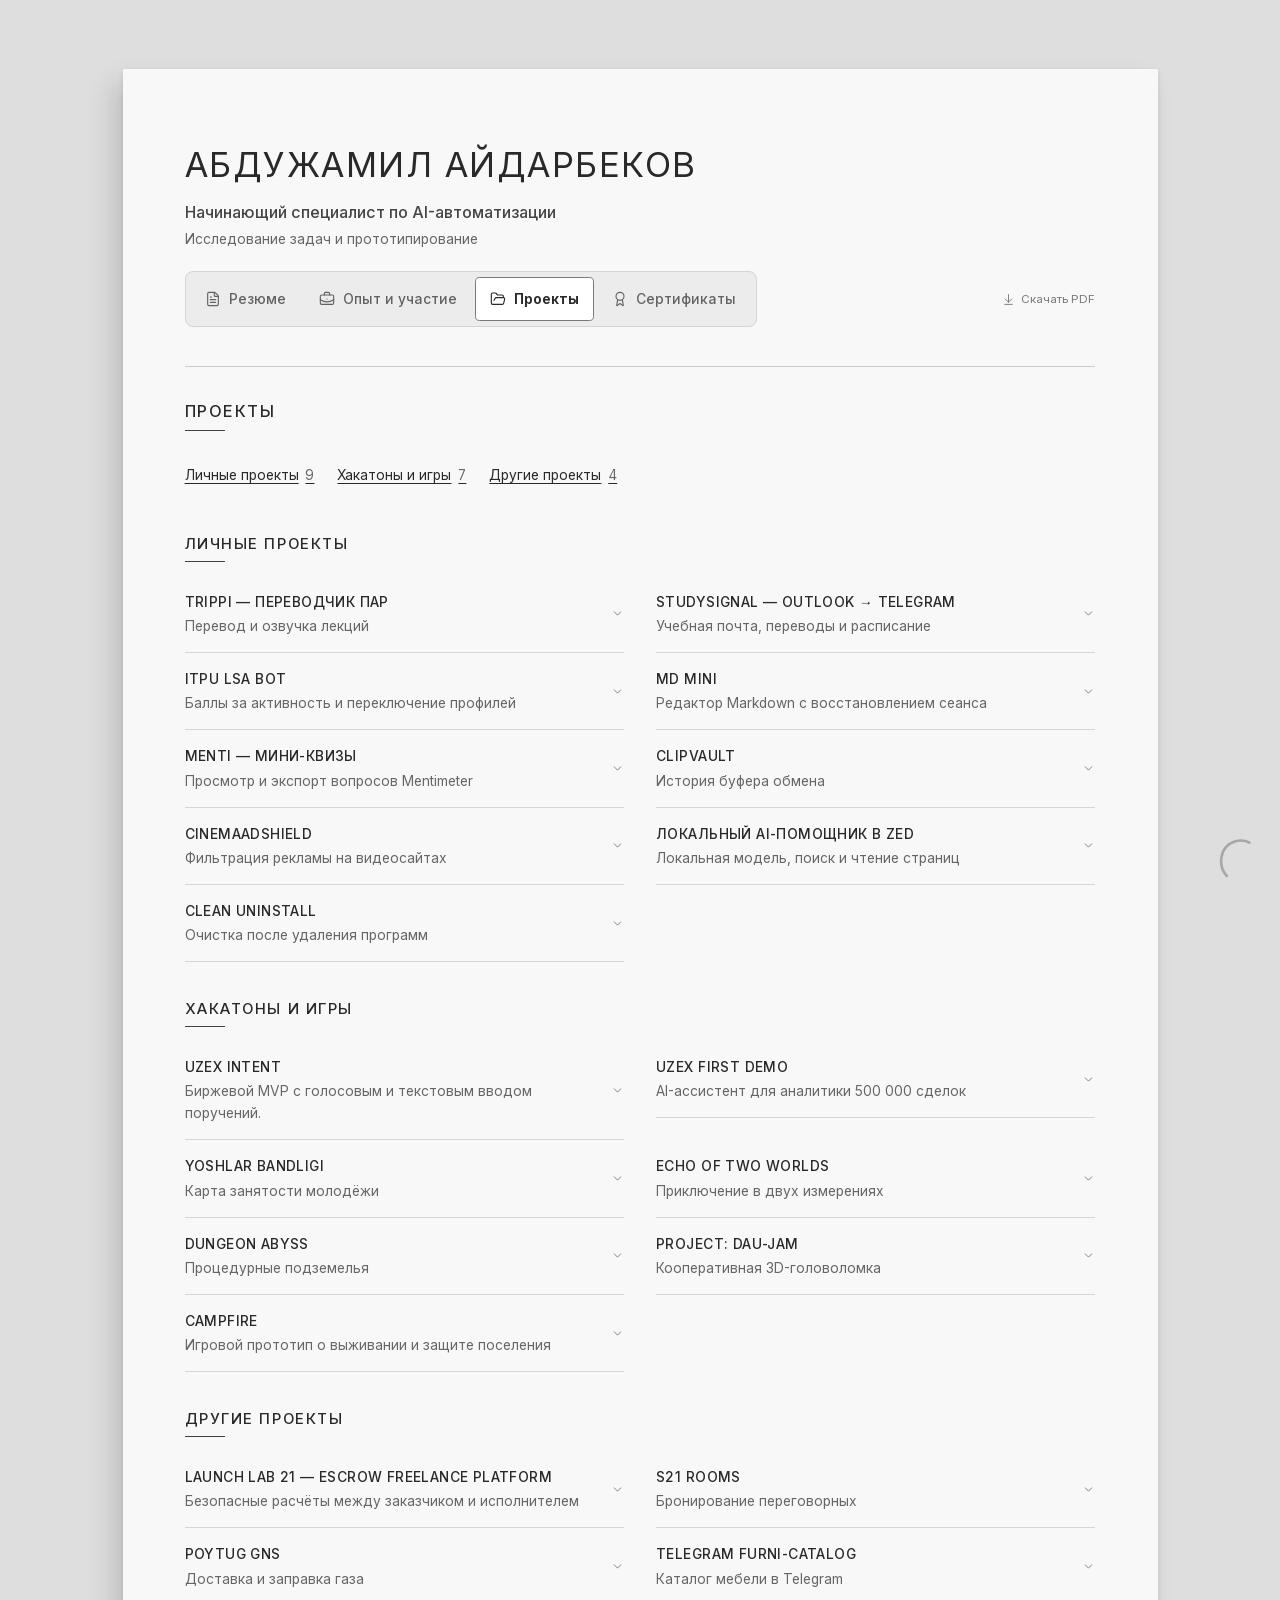
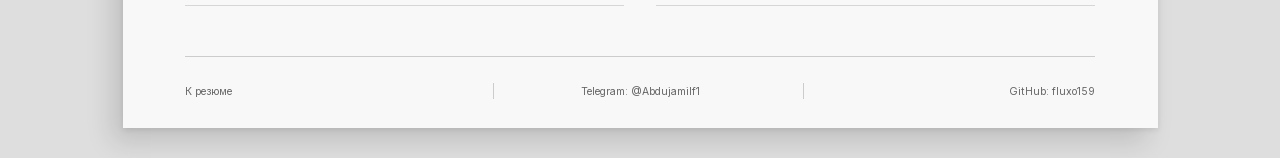
<file: projects/index.html>
<!DOCTYPE html><html lang="ru"><head><meta charSet="utf-8"/><meta name="viewport" content="width=device-width, initial-scale=1"/><link rel="stylesheet" href="/_next/static/css/global-error.DqDT2gRN.css" data-precedence="vite-rsc/client-reference"/><link rel="stylesheet" href="/_next/static/css/index.DqDT2gRN.css" data-rsc-css-href="/_next/static/css/index.DqDT2gRN.css" data-precedence="vite-rsc/importer-resources"/><link rel="modulepreload" fetchPriority="low" href="/_next/static/chunks/index-ChHk945U.js"/><script src="/_next/static/chunks/rolldown-runtime-C60lm6uB.js" type="module" async=""></script><script src="/_next/static/chunks/framework-D_rUT4EX.js" type="module" async=""></script><link rel="modulepreload" href="/_next/static/chunks/global-error-CtdtXkuj.js" crossorigin=""/><link rel="modulepreload" href="/_next/static/chunks/site-status-BoY7AfiD.js" crossorigin=""/><link rel="modulepreload" href="/_next/static/chunks/scroll-cat-Cgxdnczf.js" crossorigin=""/><link rel="modulepreload" href="/_next/static/chunks/error-q19vY5T-.js" crossorigin=""/><link rel="modulepreload" href="/_next/static/chunks/layout-segment-context-DgpibzVf.js" crossorigin=""/><link rel="modulepreload" href="/_next/static/chunks/smooth-scroll-BqUX6Asz.js" crossorigin=""/><link rel="modulepreload" href="/_next/static/chunks/Icon-Ci2Hv__g.js" crossorigin=""/><title>Проекты — Абдужамил Айдарбеков</title><meta name="description" content="Личные приложения, AI-прототипы, хакатоны и игры Абдужамила Айдарбекова."/><meta property="og:title" content="Проекты — Абдужамил Айдарбеков"/><meta property="og:description" content="Личные приложения, AI-прототипы, хакатоны и игры Абдужамила Айдарбекова."/><meta property="og:url" content="https://fluxo159.github.io/projects"/><meta property="og:type" content="website"/><meta property="og:locale" content="ru_RU"/><meta property="og:image" content="https://fluxo159.github.io/social-preview.png"/><meta property="og:image:width" content="1200"/><meta property="og:image:height" content="630"/><meta property="og:image:alt" content="Абдужамил Айдарбеков — Начинающий специалист по AI-автоматизации. Исследование задач и прототипирование."/><meta name="twitter:card" content="summary_large_image"/><meta name="twitter:title" content="Проекты — Абдужамил Айдарбеков"/><meta name="twitter:description" content="Личные приложения, AI-прототипы, хакатоны и игры Абдужамила Айдарбекова."/><meta name="twitter:image" content="https://fluxo159.github.io/social-preview.png"/><link rel="shortcut icon" href="/favicon.svg"/><link rel="icon" href="/favicon.svg"/><link rel="canonical" href="https://fluxo159.github.io/projects"/><script>Object.assign(((self[Symbol.for("vinext.navigationRuntime")]??={bootstrap:{routeManifest:null},functions:{}}).bootstrap.rsc??={rsc:[]}),{params:{},nav:{"pathname":"/projects","searchParams":[]}})</script><link rel="modulepreload" href="/_next/static/chunks/index-ChHk945U.js" />
</head><body><a class="skip-link" href="#portfolio">К проектам</a><main class="resume projects-page"><header class="resume-header"><h1>Абдужамил Айдарбеков</h1><p class="resume-role">Начинающий специалист по AI-автоматизации<span>Исследование задач и прототипирование</span></p><div class="header-bottom"><nav class="document-nav" aria-label="Разделы сайта"><a href="/"><svg xmlns="http://www.w3.org/2000/svg" width="16" height="16" viewBox="0 0 24 24" fill="none" stroke="currentColor" stroke-width="2" stroke-linecap="round" stroke-linejoin="round" class="lucide lucide-file-text" aria-hidden="true"><path d="M6 22a2 2 0 0 1-2-2V4a2 2 0 0 1 2-2h8a2.4 2.4 0 0 1 1.704.706l3.588 3.588A2.4 2.4 0 0 1 20 8v12a2 2 0 0 1-2 2z"></path><path d="M14 2v5a1 1 0 0 0 1 1h5"></path><path d="M10 9H8"></path><path d="M16 13H8"></path><path d="M16 17H8"></path></svg>Резюме</a><a href="/experience"><svg xmlns="http://www.w3.org/2000/svg" width="16" height="16" viewBox="0 0 24 24" fill="none" stroke="currentColor" stroke-width="2" stroke-linecap="round" stroke-linejoin="round" class="lucide lucide-briefcase-business" aria-hidden="true"><path d="M12 12h.01"></path><path d="M16 6V4a2 2 0 0 0-2-2h-4a2 2 0 0 0-2 2v2"></path><path d="M22 13a18.15 18.15 0 0 1-20 0"></path><rect width="20" height="14" x="2" y="6" rx="2"></rect></svg>Опыт и участие</a><a href="/projects" aria-current="page"><svg xmlns="http://www.w3.org/2000/svg" width="16" height="16" viewBox="0 0 24 24" fill="none" stroke="currentColor" stroke-width="2" stroke-linecap="round" stroke-linejoin="round" class="lucide lucide-folder-open" aria-hidden="true"><path d="m6 14 1.5-2.9A2 2 0 0 1 9.24 10H20a2 2 0 0 1 1.94 2.5l-1.54 6a2 2 0 0 1-1.95 1.5H4a2 2 0 0 1-2-2V5a2 2 0 0 1 2-2h3.9a2 2 0 0 1 1.69.9l.81 1.2a2 2 0 0 0 1.67.9H18a2 2 0 0 1 2 2v2"></path></svg>Проекты</a><a href="/certificates"><svg xmlns="http://www.w3.org/2000/svg" width="16" height="16" viewBox="0 0 24 24" fill="none" stroke="currentColor" stroke-width="2" stroke-linecap="round" stroke-linejoin="round" class="lucide lucide-award" aria-hidden="true"><path d="m15.477 12.89 1.515 8.526a.5.5 0 0 1-.81.47l-3.58-2.687a1 1 0 0 0-1.197 0l-3.586 2.686a.5.5 0 0 1-.81-.469l1.514-8.526"></path><circle cx="12" cy="8" r="6"></circle></svg>Сертификаты</a></nav><a class="header-download" href="/Abdujamil_Aydarbekov_CV.pdf" download=""><svg xmlns="http://www.w3.org/2000/svg" width="13" height="13" viewBox="0 0 24 24" fill="none" stroke="currentColor" stroke-width="2" stroke-linecap="round" stroke-linejoin="round" class="lucide lucide-arrow-down-to-line" aria-hidden="true"><path d="M12 17V3"></path><path d="m6 11 6 6 6-6"></path><path d="M19 21H5"></path></svg>Скачать PDF</a></div></header><section class="certificates-intro" id="portfolio" aria-labelledby="portfolio-heading"><h2 class="section-title" id="portfolio-heading">Проекты</h2><nav class="project-categories" aria-label="Категории проектов"><a href="#personal">Личные проекты<!-- --> <span>9</span></a><a href="#hackathons-games">Хакатоны и игры<!-- --> <span>7</span></a><a href="#other">Другие проекты<!-- --> <span>4</span></a></nav><section class="catalog-group" id="personal" aria-labelledby="personal-heading"><h3 class="section-title" id="personal-heading">Личные проекты</h3><div class="catalog-grid"><article class="project" id="trippi-переводчик-пар"><details><summary class="project-toggle"><span><span class="project-name">Trippi — переводчик пар</span><span class="project-summary">Перевод и озвучка лекций</span></span><svg xmlns="http://www.w3.org/2000/svg" width="13" height="13" viewBox="0 0 24 24" fill="none" stroke="currentColor" stroke-width="2" stroke-linecap="round" stroke-linejoin="round" class="lucide lucide-chevron-down" aria-hidden="true"><path d="m6 9 6 6 6-6"></path></svg></summary><div class="project-detail"><div class="work-facts"><p class="entry-purpose"><span class="fact-label">Задача.</span> <!-- -->Понимать лекции на другом языке в Teams и сохранять их текст для конспекта.</p><p class="personal-contribution"><span class="fact-label">Мой вклад.</span> <!-- -->Проверил перевод субтитров в Teams на занятии и зафиксировал сбои озвучки.</p><p class="contribution-label">Что сделано</p><ul><li>Расширение переводит субтитры, сохраняет текст и отправляет фразы на локальную озвучку.</li><li class="entry-result"><strong>Результат.</strong> <!-- -->Перевод текста проверен на занятии. Продолжительная озвучка после исправлений ещё проходит проверку.</li></ul><p class="entry-stack"><span class="fact-label">Стек проекта.</span> <!-- -->Chrome, JavaScript, Python, Silero TTS.</p></div></div></details></article><article class="project" id="studysignal-outlook-telegram"><details><summary class="project-toggle"><span><span class="project-name">StudySignal — Outlook → Telegram</span><span class="project-summary">Учебная почта, переводы и расписание</span></span><svg xmlns="http://www.w3.org/2000/svg" width="13" height="13" viewBox="0 0 24 24" fill="none" stroke="currentColor" stroke-width="2" stroke-linecap="round" stroke-linejoin="round" class="lucide lucide-chevron-down" aria-hidden="true"><path d="m6 9 6 6 6-6"></path></svg></summary><div class="project-detail"><div class="work-facts"><p class="entry-purpose"><span class="fact-label">Задача.</span> <!-- -->Получать учебные письма и расписание в одном месте.</p><p class="contribution-label">Что сделано</p><ul><li>Бот присылает письма в Telegram, показывает перевод и открывает календарь на месяц.</li><li class="entry-result"><strong>Результат.</strong> <!-- -->Доставка писем, перевод и обновление календаря проверены на рабочем сервисе.</li></ul><p class="entry-stack"><span class="fact-label">Стек проекта.</span> <!-- -->Python, Outlook, Telegram Bot API, Azure.</p></div></div></details></article><article class="project" id="itpu-lsa-bot"><details><summary class="project-toggle"><span><span class="project-name">ITPU LSA Bot</span><span class="project-summary">Баллы за активность и переключение профилей</span></span><svg xmlns="http://www.w3.org/2000/svg" width="13" height="13" viewBox="0 0 24 24" fill="none" stroke="currentColor" stroke-width="2" stroke-linecap="round" stroke-linejoin="round" class="lucide lucide-chevron-down" aria-hidden="true"><path d="m6 9 6 6 6-6"></path></svg></summary><div class="project-detail"><div class="work-facts"><p class="entry-purpose"><span class="fact-label">Задача.</span> <!-- -->Быстро проверить баллы за активность без поиска по учебным таблицам.</p><p class="contribution-label">Что сделано</p><ul><li>Бот показывает общий балл и разбивку по предметам. В Telegram можно обновить данные или сменить профиль.</li><li class="entry-result"><strong>Результат.</strong> <!-- -->Проверена загрузка баллов для четырёх профилей.</li></ul><p class="entry-stack"><span class="fact-label">Стек проекта.</span> <!-- -->Python, Telegram Bot API, Azure.</p></div></div></details></article><article class="project" id="md-mini"><details><summary class="project-toggle"><span><span class="project-name">MD Mini</span><span class="project-summary">Редактор Markdown с восстановлением сеанса</span></span><svg xmlns="http://www.w3.org/2000/svg" width="13" height="13" viewBox="0 0 24 24" fill="none" stroke="currentColor" stroke-width="2" stroke-linecap="round" stroke-linejoin="round" class="lucide lucide-chevron-down" aria-hidden="true"><path d="m6 9 6 6 6-6"></path></svg></summary><div class="project-detail"><div class="work-facts"><p class="entry-purpose"><span class="fact-label">Задача.</span> <!-- -->Быстро открывать Markdown и возвращаться к чтению с того же места.</p><p class="contribution-label">Что сделано</p><ul><li>Редактор для macOS с вкладками и поиском восстанавливает документы, позицию и черновики.</li><li class="entry-result"><strong>Результат.</strong> <!-- -->Восстановление вкладок и черновиков проверено при перезапуске. Опубликован релиз для Apple Silicon.</li></ul><p class="entry-stack"><span class="fact-label">Стек проекта.</span> <!-- -->Swift, AppKit.</p></div><div class="entry-links"><a href="https://github.com/fluxo159/md-mini" target="_blank" rel="noopener noreferrer" aria-label="GitHub: MD Mini"><svg xmlns="http://www.w3.org/2000/svg" width="12" height="12" viewBox="0 0 24 24" fill="none" stroke="currentColor" stroke-width="2" stroke-linecap="round" stroke-linejoin="round" class="lucide lucide-code-xml" aria-hidden="true"><path d="m18 16 4-4-4-4"></path><path d="m6 8-4 4 4 4"></path><path d="m14.5 4-5 16"></path></svg><span>GitHub</span><svg xmlns="http://www.w3.org/2000/svg" width="11" height="11" viewBox="0 0 24 24" fill="none" stroke="currentColor" stroke-width="2" stroke-linecap="round" stroke-linejoin="round" class="lucide lucide-arrow-up-right" aria-hidden="true"><path d="M7 7h10v10"></path><path d="M7 17 17 7"></path></svg></a></div></div></details></article><article class="project" id="menti-мини-квизы"><details><summary class="project-toggle"><span><span class="project-name">Menti — мини-квизы</span><span class="project-summary">Просмотр и экспорт вопросов Mentimeter</span></span><svg xmlns="http://www.w3.org/2000/svg" width="13" height="13" viewBox="0 0 24 24" fill="none" stroke="currentColor" stroke-width="2" stroke-linecap="round" stroke-linejoin="round" class="lucide lucide-chevron-down" aria-hidden="true"><path d="m6 9 6 6 6-6"></path></svg></summary><div class="project-detail"><div class="work-facts"><p class="entry-purpose"><span class="fact-label">Задача.</span> <!-- -->Сохранять вопросы Mentimeter для повторения после занятия.</p><p class="contribution-label">Что сделано</p><ul><li>Расширение собирает вопросы и экспортирует их в PNG, HTML или ZIP. Gemini помогает разобрать вопросы.</li><li class="entry-result"><strong>Результат.</strong> <!-- -->Собран ZIP расширения и пройдены проверки обработки сообщений и ссылок.</li></ul><p class="entry-stack"><span class="fact-label">Стек проекта.</span> <!-- -->JavaScript, Chrome Extensions, Gemini API.</p></div></div></details></article><article class="project" id="clipvault"><details><summary class="project-toggle"><span><span class="project-name">ClipVault</span><span class="project-summary">История буфера обмена</span></span><svg xmlns="http://www.w3.org/2000/svg" width="13" height="13" viewBox="0 0 24 24" fill="none" stroke="currentColor" stroke-width="2" stroke-linecap="round" stroke-linejoin="round" class="lucide lucide-chevron-down" aria-hidden="true"><path d="m6 9 6 6 6-6"></path></svg></summary><div class="project-detail"><div class="work-facts"><p class="entry-purpose"><span class="fact-label">Задача.</span> <!-- -->Находить скопированные ранее фрагменты.</p><p class="contribution-label">Что сделано</p><ul><li>Приложение хранит историю локально и позволяет искать и закреплять записи.</li><li class="entry-result"><strong>Результат.</strong> <!-- -->Исходники и проверки опубликованы. Обновлённая сборка приложения ещё не проверена в интерфейсе.</li></ul><p class="entry-stack"><span class="fact-label">Стек проекта.</span> <!-- -->Electron, JavaScript.</p></div><div class="entry-links"><a href="https://github.com/fluxo159/clipvault" target="_blank" rel="noopener noreferrer" aria-label="GitHub: ClipVault"><svg xmlns="http://www.w3.org/2000/svg" width="12" height="12" viewBox="0 0 24 24" fill="none" stroke="currentColor" stroke-width="2" stroke-linecap="round" stroke-linejoin="round" class="lucide lucide-code-xml" aria-hidden="true"><path d="m18 16 4-4-4-4"></path><path d="m6 8-4 4 4 4"></path><path d="m14.5 4-5 16"></path></svg><span>GitHub</span><svg xmlns="http://www.w3.org/2000/svg" width="11" height="11" viewBox="0 0 24 24" fill="none" stroke="currentColor" stroke-width="2" stroke-linecap="round" stroke-linejoin="round" class="lucide lucide-arrow-up-right" aria-hidden="true"><path d="M7 7h10v10"></path><path d="M7 17 17 7"></path></svg></a></div></div></details></article><article class="project" id="cinemaadshield"><details><summary class="project-toggle"><span><span class="project-name">CinemaAdShield</span><span class="project-summary">Фильтрация рекламы на видеосайтах</span></span><svg xmlns="http://www.w3.org/2000/svg" width="13" height="13" viewBox="0 0 24 24" fill="none" stroke="currentColor" stroke-width="2" stroke-linecap="round" stroke-linejoin="round" class="lucide lucide-chevron-down" aria-hidden="true"><path d="m6 9 6 6 6-6"></path></svg></summary><div class="project-detail"><div class="work-facts"><p class="entry-purpose"><span class="fact-label">Задача.</span> <!-- -->Убирать рекламу при просмотре видео на поддерживаемых сайтах.</p><p class="contribution-label">Что сделано</p><ul><li>Расширение Safari и userscript скрывают рекламные элементы.</li><li class="entry-result"><strong>Результат.</strong> <!-- -->Исходники опубликованы, проверки JavaScript прошли. Обновлённую Safari-сборку ещё предстоит проверить.</li></ul><p class="entry-stack"><span class="fact-label">Стек проекта.</span> <!-- -->Safari Web Extensions, JavaScript, Swift.</p></div><div class="entry-links"><a href="https://github.com/fluxo159/cinema-adshield" target="_blank" rel="noopener noreferrer" aria-label="GitHub: CinemaAdShield"><svg xmlns="http://www.w3.org/2000/svg" width="12" height="12" viewBox="0 0 24 24" fill="none" stroke="currentColor" stroke-width="2" stroke-linecap="round" stroke-linejoin="round" class="lucide lucide-code-xml" aria-hidden="true"><path d="m18 16 4-4-4-4"></path><path d="m6 8-4 4 4 4"></path><path d="m14.5 4-5 16"></path></svg><span>GitHub</span><svg xmlns="http://www.w3.org/2000/svg" width="11" height="11" viewBox="0 0 24 24" fill="none" stroke="currentColor" stroke-width="2" stroke-linecap="round" stroke-linejoin="round" class="lucide lucide-arrow-up-right" aria-hidden="true"><path d="M7 7h10v10"></path><path d="M7 17 17 7"></path></svg></a></div></div></details></article><article class="project" id="локальный-ai-помощник-в-zed"><details><summary class="project-toggle"><span><span class="project-name">Локальный AI-помощник в Zed</span><span class="project-summary">Локальная модель, поиск и чтение страниц</span></span><svg xmlns="http://www.w3.org/2000/svg" width="13" height="13" viewBox="0 0 24 24" fill="none" stroke="currentColor" stroke-width="2" stroke-linecap="round" stroke-linejoin="round" class="lucide lucide-chevron-down" aria-hidden="true"><path d="m6 9 6 6 6-6"></path></svg></summary><div class="project-detail"><div class="work-facts"><p class="entry-purpose"><span class="fact-label">Задача.</span> <!-- -->Использовать локальную модель и поиск в редакторе.</p><p class="contribution-label">Что сделано</p><ul><li>Zed подключён к LM Studio. Инструменты MCP дают модели поиск и чтение страниц.</li><li class="entry-result"><strong>Результат.</strong> <!-- -->Проверены вызовы поисковых инструментов локальной моделью и передача результатов.</li></ul><p class="entry-stack"><span class="fact-label">Стек проекта.</span> <!-- -->Zed, LM Studio, MCP.</p></div></div></details></article><article class="project" id="clean-uninstall"><details><summary class="project-toggle"><span><span class="project-name">Clean Uninstall</span><span class="project-summary">Очистка после удаления программ</span></span><svg xmlns="http://www.w3.org/2000/svg" width="13" height="13" viewBox="0 0 24 24" fill="none" stroke="currentColor" stroke-width="2" stroke-linecap="round" stroke-linejoin="round" class="lucide lucide-chevron-down" aria-hidden="true"><path d="m6 9 6 6 6-6"></path></svg></summary><div class="project-detail"><div class="work-facts"><p class="entry-purpose"><span class="fact-label">Задача.</span> <!-- -->Находить остаточные файлы и записи реестра после удаления программ Windows.</p><p class="contribution-label">Что сделано</p><ul><li>Утилита показывает найденные файлы, папки и записи реестра и позволяет их удалить.</li><li class="entry-result"><strong>Результат.</strong> <!-- -->Утилита с интерфейсом для поиска и удаления остаточных данных в Windows.</li></ul><p class="entry-stack"><span class="fact-label">Стек проекта.</span> <!-- -->Python · CustomTkinter · Windows API</p></div><div class="entry-links"><a href="https://github.com/fluxo159/tool-clean-uninstaller" target="_blank" rel="noopener noreferrer" aria-label="GitHub: Clean Uninstall"><svg xmlns="http://www.w3.org/2000/svg" width="12" height="12" viewBox="0 0 24 24" fill="none" stroke="currentColor" stroke-width="2" stroke-linecap="round" stroke-linejoin="round" class="lucide lucide-code-xml" aria-hidden="true"><path d="m18 16 4-4-4-4"></path><path d="m6 8-4 4 4 4"></path><path d="m14.5 4-5 16"></path></svg><span>GitHub</span><svg xmlns="http://www.w3.org/2000/svg" width="11" height="11" viewBox="0 0 24 24" fill="none" stroke="currentColor" stroke-width="2" stroke-linecap="round" stroke-linejoin="round" class="lucide lucide-arrow-up-right" aria-hidden="true"><path d="M7 7h10v10"></path><path d="M7 17 17 7"></path></svg></a></div></div></details></article></div></section><section class="catalog-group" id="hackathons-games" aria-labelledby="hackathons-games-heading"><h3 class="section-title" id="hackathons-games-heading">Хакатоны и игры</h3><div class="catalog-grid"><article class="project" id="uzex-intent"><details><summary class="project-toggle"><span><span class="project-name">UZEX Intent</span><span class="project-summary">Биржевой MVP с голосовым и текстовым вводом поручений.</span></span><svg xmlns="http://www.w3.org/2000/svg" width="13" height="13" viewBox="0 0 24 24" fill="none" stroke="currentColor" stroke-width="2" stroke-linecap="round" stroke-linejoin="round" class="lucide lucide-chevron-down" aria-hidden="true"><path d="m6 9 6 6 6-6"></path></svg></summary><div class="project-detail"><div class="work-facts"><p class="entry-purpose"><span class="fact-label">Задача.</span> <!-- -->Дать покупателю возможность описать потребность обычными словами, подтвердить поручение и увидеть расчёт цены.</p><p class="personal-contribution"><span class="fact-label">Мой вклад.</span> <!-- -->Изучал работу UZEX и искал проблемы участников биржи в открытых источниках, на форумах и в Telegram. Использовал ChatGPT, Gemini и Perplexity. Передал собранные материалы в Claude Code для генерации идей и разработки прототипа.</p><p class="contribution-label">Работа команды</p><ul><li>Добавили голосовой и текстовый ввод на русском и узбекском: LLM извлекает параметры, код проверяет числа, пользователь подтверждает поручение.</li><li>Реализовали расчёт единой цены с учётом доставки и объединением небольших заказов.</li><li>Связали поручение с объяснением цены, демо-подписью, демо-эскроу и паспортом сделки.</li><li>Добавили автотесты чисел, правил распределения и независимости расчётного движка от LLM.</li><li class="entry-result"><strong>Результат.</strong> <!-- -->MVP для финала: от описания потребности до расчёта и объяснения цены. Подпись, платёж и реестры — демонстрационные.</li></ul><p class="entry-stack"><span class="fact-label">Стек проекта.</span> <!-- -->LLM API, Python, FastAPI, Pydantic, DuckDB, pandas, NetworkX; React, TypeScript, Vite, Tailwind CSS; pytest, Hypothesis, Vitest.</p></div><div class="entry-links entry-links-news"><a href="/materials/uzex-ai-hackathon-pitch.pdf" target="_blank" rel="noopener noreferrer" aria-label="Питч-презентация проекта intent · PDF: UZEX — основной этап"><svg xmlns="http://www.w3.org/2000/svg" width="12" height="12" viewBox="0 0 24 24" fill="none" stroke="currentColor" stroke-width="2" stroke-linecap="round" stroke-linejoin="round" class="lucide lucide-presentation" aria-hidden="true"><path d="M2 3h20"></path><path d="M21 3v11a2 2 0 0 1-2 2H5a2 2 0 0 1-2-2V3"></path><path d="m7 21 5-5 5 5"></path></svg><span>Питч-презентация проекта intent · PDF</span><svg xmlns="http://www.w3.org/2000/svg" width="11" height="11" viewBox="0 0 24 24" fill="none" stroke="currentColor" stroke-width="2" stroke-linecap="round" stroke-linejoin="round" class="lucide lucide-arrow-up-right" aria-hidden="true"><path d="M7 7h10v10"></path><path d="M7 17 17 7"></path></svg></a><a href="https://uzex.uz/ru/News/the-final-stage-of-the-uzex-ai-hackathon-has-kicked-off-in-tashkent" target="_blank" rel="noopener noreferrer" aria-label="В Ташкенте стартовал финальный этап UZEX AI Hackathon: UZEX — основной этап"><svg xmlns="http://www.w3.org/2000/svg" width="12" height="12" viewBox="0 0 24 24" fill="none" stroke="currentColor" stroke-width="2" stroke-linecap="round" stroke-linejoin="round" class="lucide lucide-newspaper" aria-hidden="true"><path d="M15 18h-5"></path><path d="M18 14h-8"></path><path d="M4 22h16a2 2 0 0 0 2-2V4a2 2 0 0 0-2-2H8a2 2 0 0 0-2 2v16a2 2 0 0 1-4 0v-9a2 2 0 0 1 2-2h2"></path><rect width="8" height="4" x="10" y="6" rx="1"></rect></svg><span>В Ташкенте стартовал финальный этап UZEX AI Hackathon</span><svg xmlns="http://www.w3.org/2000/svg" width="11" height="11" viewBox="0 0 24 24" fill="none" stroke="currentColor" stroke-width="2" stroke-linecap="round" stroke-linejoin="round" class="lucide lucide-arrow-up-right" aria-hidden="true"><path d="M7 7h10v10"></path><path d="M7 17 17 7"></path></svg></a><a href="https://uzex.uz/ru/News/winners-of-the-uzex-ai-hackathon-have-been-determined" target="_blank" rel="noopener noreferrer" aria-label="Определены победители UZEX AI Hackathon: UZEX — основной этап"><svg xmlns="http://www.w3.org/2000/svg" width="12" height="12" viewBox="0 0 24 24" fill="none" stroke="currentColor" stroke-width="2" stroke-linecap="round" stroke-linejoin="round" class="lucide lucide-newspaper" aria-hidden="true"><path d="M15 18h-5"></path><path d="M18 14h-8"></path><path d="M4 22h16a2 2 0 0 0 2-2V4a2 2 0 0 0-2-2H8a2 2 0 0 0-2 2v16a2 2 0 0 1-4 0v-9a2 2 0 0 1 2-2h2"></path><rect width="8" height="4" x="10" y="6" rx="1"></rect></svg><span>Определены победители UZEX AI Hackathon</span><svg xmlns="http://www.w3.org/2000/svg" width="11" height="11" viewBox="0 0 24 24" fill="none" stroke="currentColor" stroke-width="2" stroke-linecap="round" stroke-linejoin="round" class="lucide lucide-arrow-up-right" aria-hidden="true"><path d="M7 7h10v10"></path><path d="M7 17 17 7"></path></svg></a><a href="/certificates#uzex-ai-2026" rel="noopener noreferrer" aria-label="Сертификат участия · S21 TEAM: UZEX — основной этап"><svg xmlns="http://www.w3.org/2000/svg" width="12" height="12" viewBox="0 0 24 24" fill="none" stroke="currentColor" stroke-width="2" stroke-linecap="round" stroke-linejoin="round" class="lucide lucide-file-text" aria-hidden="true"><path d="M6 22a2 2 0 0 1-2-2V4a2 2 0 0 1 2-2h8a2.4 2.4 0 0 1 1.704.706l3.588 3.588A2.4 2.4 0 0 1 20 8v12a2 2 0 0 1-2 2z"></path><path d="M14 2v5a1 1 0 0 0 1 1h5"></path><path d="M10 9H8"></path><path d="M16 13H8"></path><path d="M16 17H8"></path></svg><span>Сертификат участия · S21 TEAM</span><svg xmlns="http://www.w3.org/2000/svg" width="11" height="11" viewBox="0 0 24 24" fill="none" stroke="currentColor" stroke-width="2" stroke-linecap="round" stroke-linejoin="round" class="lucide lucide-arrow-up-right" aria-hidden="true"><path d="M7 7h10v10"></path><path d="M7 17 17 7"></path></svg></a></div></div></details></article><article class="project" id="uzex-first-demo"><details><summary class="project-toggle"><span><span class="project-name">UZEX First Demo</span><span class="project-summary">AI-ассистент для аналитики 500 000 сделок</span></span><svg xmlns="http://www.w3.org/2000/svg" width="13" height="13" viewBox="0 0 24 24" fill="none" stroke="currentColor" stroke-width="2" stroke-linecap="round" stroke-linejoin="round" class="lucide lucide-chevron-down" aria-hidden="true"><path d="m6 9 6 6 6-6"></path></svg></summary><div class="project-detail"><div class="work-facts"><p class="entry-purpose"><span class="fact-label">Задача.</span> <!-- -->Отвечать на вопросы о биржевых сделках на русском и узбекском по данным в чате.</p><p class="personal-contribution"><span class="fact-label">Мой вклад.</span> <!-- -->Формулировал задачи для прототипа и писал промпты для Claude Code.</p><p class="contribution-label">Работа команды</p><ul><li>Интегрировали Groq и резервный Gemini: LLM преобразует вопрос в план запроса.</li><li>Добавили проверку плана, SQL-расчёты и уточнение неоднозначных вопросов.</li><li>Подготовили импорт CSV и проверку валют, единиц измерения и результатов.</li><li class="entry-result"><strong>Результат.</strong> <!-- -->Прототип на учебном наборе из 500 000 вымышленных сделок; выход в финал UZEX.</li></ul><p class="entry-stack"><span class="fact-label">Стек проекта.</span> <!-- -->LLM API: Groq · Gemini · Python · SQL · Cloudflare D1 / SQLite · Drizzle ORM · React · TypeScript · Vinext / Vite · Tailwind CSS</p></div><div class="entry-links"><a href="https://github.com/fluxo159/uzex-ai-analytics" target="_blank" rel="noopener noreferrer" aria-label="GitHub: UZEX First Demo"><svg xmlns="http://www.w3.org/2000/svg" width="12" height="12" viewBox="0 0 24 24" fill="none" stroke="currentColor" stroke-width="2" stroke-linecap="round" stroke-linejoin="round" class="lucide lucide-code-xml" aria-hidden="true"><path d="m18 16 4-4-4-4"></path><path d="m6 8-4 4 4 4"></path><path d="m14.5 4-5 16"></path></svg><span>GitHub</span><svg xmlns="http://www.w3.org/2000/svg" width="11" height="11" viewBox="0 0 24 24" fill="none" stroke="currentColor" stroke-width="2" stroke-linecap="round" stroke-linejoin="round" class="lucide lucide-arrow-up-right" aria-hidden="true"><path d="M7 7h10v10"></path><path d="M7 17 17 7"></path></svg></a></div></div></details></article><article class="project" id="yoshlar-bandligi"><details><summary class="project-toggle"><span><span class="project-name">Yoshlar Bandligi</span><span class="project-summary">Карта занятости молодёжи</span></span><svg xmlns="http://www.w3.org/2000/svg" width="13" height="13" viewBox="0 0 24 24" fill="none" stroke="currentColor" stroke-width="2" stroke-linecap="round" stroke-linejoin="round" class="lucide lucide-chevron-down" aria-hidden="true"><path d="m6 9 6 6 6-6"></path></svg></summary><div class="project-detail"><div class="work-facts"><p class="entry-purpose"><span class="fact-label">Задача.</span> <!-- -->Объединить данные о занятости молодёжи и сделать их доступными для работы районной команды.</p><p class="contribution-label">Что сделано</p><ul><li>Прототип объединяет данные о занятости молодёжи в Мирзо-Улугбекском районе Ташкента.</li><li>На карте отмечены 8 махаллей. Данные опросов поступают через Telegram-бота.</li><li class="entry-result"><strong>Результат.</strong> <!-- -->Интерактивная карта и дашборд для работы с данными о занятости; проект стал финалистом NEXUS30.</li></ul><p class="entry-stack"><span class="fact-label">Стек проекта.</span> <!-- -->React · TypeScript · Leaflet · WebSockets · AI RAG</p></div><div class="entry-links"><a href="https://github.com/fluxo159/hack-nexus30-govtech" target="_blank" rel="noopener noreferrer" aria-label="GitHub: Yoshlar Bandligi"><svg xmlns="http://www.w3.org/2000/svg" width="12" height="12" viewBox="0 0 24 24" fill="none" stroke="currentColor" stroke-width="2" stroke-linecap="round" stroke-linejoin="round" class="lucide lucide-code-xml" aria-hidden="true"><path d="m18 16 4-4-4-4"></path><path d="m6 8-4 4 4 4"></path><path d="m14.5 4-5 16"></path></svg><span>GitHub</span><svg xmlns="http://www.w3.org/2000/svg" width="11" height="11" viewBox="0 0 24 24" fill="none" stroke="currentColor" stroke-width="2" stroke-linecap="round" stroke-linejoin="round" class="lucide lucide-arrow-up-right" aria-hidden="true"><path d="M7 7h10v10"></path><path d="M7 17 17 7"></path></svg></a></div></div></details></article><article class="project" id="echo-of-two-worlds"><details><summary class="project-toggle"><span><span class="project-name">Echo of Two Worlds</span><span class="project-summary">Приключение в двух измерениях</span></span><svg xmlns="http://www.w3.org/2000/svg" width="13" height="13" viewBox="0 0 24 24" fill="none" stroke="currentColor" stroke-width="2" stroke-linecap="round" stroke-linejoin="round" class="lucide lucide-chevron-down" aria-hidden="true"><path d="m6 9 6 6 6-6"></path></svg></summary><div class="project-detail"><div class="work-facts"><p class="entry-purpose"><span class="fact-label">Задача.</span> <!-- -->Построить игровой процесс вокруг переключения между светлым миром и миром эха.</p><p class="contribution-label">Что сделано</p><ul><li>Игрок переключается между двумя мирами и исследует окружение с помощью звуковых волн.</li><li>Размер процедурного мира в Godot 4 — 150 × 150.</li><li class="entry-result"><strong>Результат.</strong> <!-- -->Игровой прототип для Global Game Jam 2026 с механикой исследования двух измерений.</li></ul><p class="entry-stack"><span class="fact-label">Стек проекта.</span> <!-- -->Godot 4 · GDScript · Custom Shaders</p></div></div></details></article><article class="project" id="dungeon-abyss"><details><summary class="project-toggle"><span><span class="project-name">Dungeon Abyss</span><span class="project-summary">Процедурные подземелья</span></span><svg xmlns="http://www.w3.org/2000/svg" width="13" height="13" viewBox="0 0 24 24" fill="none" stroke="currentColor" stroke-width="2" stroke-linecap="round" stroke-linejoin="round" class="lucide lucide-chevron-down" aria-hidden="true"><path d="m6 9 6 6 6-6"></path></svg></summary><div class="project-detail"><div class="work-facts"><p class="entry-purpose"><span class="fact-label">Задача.</span> <!-- -->Создать изометрическую игру с меняющимися подземельями и динамичным боем.</p><p class="contribution-label">Что сделано</p><ul><li>Изометрическая игра с процедурными подземельями и сортировкой объектов по оси Y.</li><li>Бой включает комбо-атаки и четыре типа поведения противников.</li><li class="entry-result"><strong>Результат.</strong> <!-- -->Roguelike-прототип с процедурными уровнями и боевой системой.</li></ul><p class="entry-stack"><span class="fact-label">Стек проекта.</span> <!-- -->Phaser 3 · TypeScript · Vite</p></div></div></details></article><article class="project" id="project-dau-jam"><details><summary class="project-toggle"><span><span class="project-name">PROJECT: DAU-JAM</span><span class="project-summary">Кооперативная 3D-головоломка</span></span><svg xmlns="http://www.w3.org/2000/svg" width="13" height="13" viewBox="0 0 24 24" fill="none" stroke="currentColor" stroke-width="2" stroke-linecap="round" stroke-linejoin="round" class="lucide lucide-chevron-down" aria-hidden="true"><path d="m6 9 6 6 6-6"></path></svg></summary><div class="project-detail"><div class="work-facts"><p class="entry-purpose"><span class="fact-label">Задача.</span> <!-- -->Построить совместное прохождение вокруг взаимодействия двух роботов.</p><p class="contribution-label">Что сделано</p><ul><li>Два робота проходят кооперативные физические головоломки.</li><li>В прототипе пять секторов и финальная CAPTCHA.</li><li class="entry-result"><strong>Результат.</strong> <!-- -->3D-прототип совместного прохождения для Game Jam LVL.35.</li></ul><p class="entry-stack"><span class="fact-label">Стек проекта.</span> <!-- -->Godot 4 · GDScript · 3D</p></div></div></details></article><article class="project" id="campfire"><details><summary class="project-toggle"><span><span class="project-name">Campfire</span><span class="project-summary">Игровой прототип о выживании и защите поселения</span></span><svg xmlns="http://www.w3.org/2000/svg" width="13" height="13" viewBox="0 0 24 24" fill="none" stroke="currentColor" stroke-width="2" stroke-linecap="round" stroke-linejoin="round" class="lucide lucide-chevron-down" aria-hidden="true"><path d="m6 9 6 6 6-6"></path></svg></summary><div class="project-detail"><div class="work-facts"><p class="entry-purpose"><span class="fact-label">Задача.</span> <!-- -->Продержаться ночью, поддерживая огонь и защищая поселение.</p><p class="contribution-label">Работа команды</p><ul><li>В игре можно собирать дрова, нанимать рабочих и защитников, строить и чинить стены.</li><li>Смена дня и ночи влияет на появление противников. Если костёр гаснет, игра заканчивается.</li><li class="entry-result"><strong>Результат.</strong> <!-- -->Прототип для Turkic Game Jam.</li></ul><p class="entry-stack"><span class="fact-label">Стек проекта.</span> <!-- -->Godot 4 · GDScript</p></div><div class="entry-links"><a href="https://github.com/Kyrsadak/turkic-game-jam" target="_blank" rel="noopener noreferrer" aria-label="Campfire · Turkic Game Jam · GitHub: Игровые джемы"><svg xmlns="http://www.w3.org/2000/svg" width="12" height="12" viewBox="0 0 24 24" fill="none" stroke="currentColor" stroke-width="2" stroke-linecap="round" stroke-linejoin="round" class="lucide lucide-code-xml" aria-hidden="true"><path d="m18 16 4-4-4-4"></path><path d="m6 8-4 4 4 4"></path><path d="m14.5 4-5 16"></path></svg><span>Campfire · Turkic Game Jam · GitHub</span><svg xmlns="http://www.w3.org/2000/svg" width="11" height="11" viewBox="0 0 24 24" fill="none" stroke="currentColor" stroke-width="2" stroke-linecap="round" stroke-linejoin="round" class="lucide lucide-arrow-up-right" aria-hidden="true"><path d="M7 7h10v10"></path><path d="M7 17 17 7"></path></svg></a></div></div></details></article></div></section><section class="catalog-group" id="other" aria-labelledby="other-heading"><h3 class="section-title" id="other-heading">Другие проекты</h3><div class="catalog-grid"><article class="project" id="launch-lab-21-escrow-freelance-platform"><details><summary class="project-toggle"><span><span class="project-name">Launch Lab 21 — Escrow Freelance Platform</span><span class="project-summary">Безопасные расчёты между заказчиком и исполнителем</span></span><svg xmlns="http://www.w3.org/2000/svg" width="13" height="13" viewBox="0 0 24 24" fill="none" stroke="currentColor" stroke-width="2" stroke-linecap="round" stroke-linejoin="round" class="lucide lucide-chevron-down" aria-hidden="true"><path d="m6 9 6 6 6-6"></path></svg></summary><div class="project-detail"><div class="work-facts"><p class="entry-purpose"><span class="fact-label">Задача.</span> <!-- -->Продумать безопасные расчёты между заказчиком и исполнителем на фриланс-платформе.</p><p class="contribution-label">Что сделано</p><ul><li>В проекте описаны процессы As-Is / To-Be, требования (SRS) и модель данных PostgreSQL.</li><li>Подготовлены интерфейсы и сценарии проверки финансовых транзакций.</li><li class="entry-result"><strong>Результат.</strong> <!-- -->Учебный прототип с требованиями и сценариями расчётов.</li></ul><p class="entry-stack"><span class="fact-label">Стек проекта.</span> <!-- -->PostgreSQL, SRS, моделирование процессов, разработка интерфейсов.</p></div></div></details></article><article class="project" id="s21-rooms"><details><summary class="project-toggle"><span><span class="project-name">S21 Rooms</span><span class="project-summary">Бронирование переговорных</span></span><svg xmlns="http://www.w3.org/2000/svg" width="13" height="13" viewBox="0 0 24 24" fill="none" stroke="currentColor" stroke-width="2" stroke-linecap="round" stroke-linejoin="round" class="lucide lucide-chevron-down" aria-hidden="true"><path d="m6 9 6 6 6-6"></path></svg></summary><div class="project-detail"><div class="work-facts"><p class="entry-purpose"><span class="fact-label">Задача.</span> <!-- -->Помочь участникам кампуса School 21 бронировать переговорные без пересечений.</p><p class="contribution-label">Что сделано</p><ul><li>В Telegram можно выбрать переговорную и время, а также управлять бронированиями.</li><li>Интерфейс связан с REST API и доступен на русском и узбекском.</li><li class="entry-result"><strong>Результат.</strong> <!-- -->Mini App с выбором комнаты, времени и управлением бронированиями.</li></ul><p class="entry-stack"><span class="fact-label">Стек проекта.</span> <!-- -->JavaScript · Flask · SQLite · Telegram Mini Apps</p></div><div class="entry-links"><a href="https://github.com/fluxo159/s21-rooms-bot" target="_blank" rel="noopener noreferrer" aria-label="GitHub: S21 Rooms"><svg xmlns="http://www.w3.org/2000/svg" width="12" height="12" viewBox="0 0 24 24" fill="none" stroke="currentColor" stroke-width="2" stroke-linecap="round" stroke-linejoin="round" class="lucide lucide-code-xml" aria-hidden="true"><path d="m18 16 4-4-4-4"></path><path d="m6 8-4 4 4 4"></path><path d="m14.5 4-5 16"></path></svg><span>GitHub</span><svg xmlns="http://www.w3.org/2000/svg" width="11" height="11" viewBox="0 0 24 24" fill="none" stroke="currentColor" stroke-width="2" stroke-linecap="round" stroke-linejoin="round" class="lucide lucide-arrow-up-right" aria-hidden="true"><path d="M7 7h10v10"></path><path d="M7 17 17 7"></path></svg></a></div></div></details></article><article class="project" id="poytug-gns"><details><summary class="project-toggle"><span><span class="project-name">Poytug GNS</span><span class="project-summary">Доставка и заправка газа</span></span><svg xmlns="http://www.w3.org/2000/svg" width="13" height="13" viewBox="0 0 24 24" fill="none" stroke="currentColor" stroke-width="2" stroke-linecap="round" stroke-linejoin="round" class="lucide lucide-chevron-down" aria-hidden="true"><path d="m6 9 6 6 6-6"></path></svg></summary><div class="project-detail"><div class="work-facts"><p class="entry-purpose"><span class="fact-label">Задача.</span> <!-- -->Собрать заказ доставки сжиженного газа и работу с оптовыми клиентами в одной платформе.</p><p class="contribution-label">Что сделано</p><ul><li>В прототипе есть карта доставки и модуль для оптовых клиентов.</li><li>Предусмотрены вход по SMS и интерактивная схема заправки.</li><li class="entry-result"><strong>Результат.</strong> <!-- -->SPA с картой доставки и отдельным модулем для оптовых клиентов.</li></ul><p class="entry-stack"><span class="fact-label">Стек проекта.</span> <!-- -->JavaScript · Leaflet · PostgreSQL · Web Audio</p></div></div></details></article><article class="project" id="telegram-furni-catalog"><details><summary class="project-toggle"><span><span class="project-name">Telegram Furni-Catalog</span><span class="project-summary">Каталог мебели в Telegram</span></span><svg xmlns="http://www.w3.org/2000/svg" width="13" height="13" viewBox="0 0 24 24" fill="none" stroke="currentColor" stroke-width="2" stroke-linecap="round" stroke-linejoin="round" class="lucide lucide-chevron-down" aria-hidden="true"><path d="m6 9 6 6 6-6"></path></svg></summary><div class="project-detail"><div class="work-facts"><p class="entry-purpose"><span class="fact-label">Задача.</span> <!-- -->Дать пользователю возможность изучить мебель и отправить заявку прямо в Telegram.</p><p class="contribution-label">Что сделано</p><ul><li>В каталоге внутри Telegram доступны спецификации товаров и форма заявки.</li><li class="entry-result"><strong>Результат.</strong> <!-- -->Прототип каталога со спецификациями товаров и отправкой заявки внутри Telegram.</li></ul><p class="entry-stack"><span class="fact-label">Стек проекта.</span> <!-- -->React 19 · TypeScript · TMA SDK · Node.js</p></div></div></details></article></div></section></section><footer class="resume-footer"><a href="/">К резюме</a><a href="https://t.me/Abdujamilf1" target="_blank" rel="noreferrer">Telegram: @Abdujamilf1</a><a href="https://github.com/fluxo159" target="_blank" rel="noreferrer">GitHub: fluxo159</a></footer></main><div class="scroll-cat" aria-hidden="true"><svg viewBox="95 85 220 210" width="48" height="48" focusable="false"><defs><filter id="scroll-cat-brush-_R_2i_" x="-10%" y="-10%" width="120%" height="120%"><feTurbulence type="fractalNoise" baseFrequency="0.04" numOctaves="3" result="noise" seed="2"></feTurbulence><feDisplacementMap in="SourceGraphic" in2="noise" scale="2.2" xChannelSelector="R" yChannelSelector="G"></feDisplacementMap></filter></defs><g filter="url(#scroll-cat-brush-_R_2i_)"><path data-cat-part="body" d="M 144 263 C 102 215, 112 128, 178 106 C 242 86, 294 128, 294 198 C 294 262, 236 290, 185 274 C 152 263, 150 214, 169 194 L 183 162 L 198 186 C 210 186, 221 186, 232 185 L 246 160 L 254 192" fill="none" stroke="currentColor" stroke-width="12" stroke-linecap="round" stroke-linejoin="round" style="opacity:0"></path><circle data-cat-part="left-eye" cx="187" cy="215" r="5.8" fill="currentColor" style="transform-origin:187px 215px;transform:scale(0);opacity:0"></circle><circle data-cat-part="right-eye" cx="239" cy="214" r="5.8" fill="currentColor" style="transform-origin:239px 214px;transform:scale(0);opacity:0"></circle><path data-cat-part="nose" d="M 207 229 L 213 219 L 219 229" fill="none" stroke="currentColor" stroke-width="7.5" stroke-linecap="round" stroke-linejoin="round" style="opacity:0"></path><circle data-cat-part="nose-dot" cx="213" cy="222" r="2.5" fill="currentColor" style="transform-origin:213px 222px;transform:scale(0);opacity:0"></circle></g></svg></div><script type="module" src="/_next/static/chunks/index-ChHk945U.js" id="_R_" async=""></script><script>((self[Symbol.for("vinext.navigationRuntime")]??={bootstrap:{routeManifest:null},functions:{}}).bootstrap.rsc??={rsc:[]}).rsc.push("0:{\"page:/projects\":\"$L1\",\"layout:/\":\"$L2\",\"route:/projects\":\"$L3\",\"__route\":\"route:/projects\",\"__interceptionContext\":null,\"__layoutIds\":[\"layout:/\"],\"__rootLayout\":\"/\",\"__bfcacheSegmentIdentities\":{\"layout:/\":\"[\\\"layout\\\",\\\"layout:/\\\",\\\"root-boundary:/\\\",\\\"\\\"]\",\"page:/projects\":\"[\\\"page\\\",\\\"page:/projects\\\",\\\"root-boundary:/\\\",\\\"[\\\\\\\"projects\\\\\\\"]\\\"]\"},\"__srcPage\":[\"projects\",\"page\"],\"__layoutFlags\":{\"layout:/\":\"s\"},\"__artifactCompatibility\":{\"schemaVersion\":1,\"graphVersion\":\"app-route-graph:4e2b9493d0abd7f0\",\"deploymentVersion\":\"a3d485b3-7c3f-472f-b222-2d75cef74e70\",\"appElementsSchemaVersion\":1,\"rscPayloadSchemaVersion\":1,\"rootBoundaryId\":\"/\",\"renderEpoch\":null}}\n")</script><script>((self[Symbol.for("vinext.navigationRuntime")]??={bootstrap:{routeManifest:null},functions:{}}).bootstrap.rsc??={rsc:[]}).rsc.push("4:I[\"8c0f216c4604\",[],\"Children\",1]\n")</script><script>((self[Symbol.for("vinext.navigationRuntime")]??={bootstrap:{routeManifest:null},functions:{}}).bootstrap.rsc??={rsc:[]}).rsc.push("5:I[\"8687e126cdb5\",[],\"ScrollCat\",1]\n")</script><script>((self[Symbol.for("vinext.navigationRuntime")]??={bootstrap:{routeManifest:null},functions:{}}).bootstrap.rsc??={rsc:[]}).rsc.push("6:I[\"d10887734b25\",[],\"SmoothScroll\",1]\n")</script><script>((self[Symbol.for("vinext.navigationRuntime")]??={bootstrap:{routeManifest:null},functions:{}}).bootstrap.rsc??={rsc:[]}).rsc.push("7:I[\"593f344dc510\",[],\"GlobalErrorBoundary\",1]\n")</script><script>((self[Symbol.for("vinext.navigationRuntime")]??={bootstrap:{routeManifest:null},functions:{}}).bootstrap.rsc??={rsc:[]}).rsc.push("8:I[\"0b874ad30386\",[],\"default\",1]\n")</script><script>((self[Symbol.for("vinext.navigationRuntime")]??={bootstrap:{routeManifest:null},functions:{}}).bootstrap.rsc??={rsc:[]}).rsc.push("9:I[\"593f344dc510\",[],\"ErrorBoundary\",1]\n")</script><script>((self[Symbol.for("vinext.navigationRuntime")]??={bootstrap:{routeManifest:null},functions:{}}).bootstrap.rsc??={rsc:[]}).rsc.push("a:I[\"8c4b52fd2ed3\",[],\"default\",1]\n")</script><script>((self[Symbol.for("vinext.navigationRuntime")]??={bootstrap:{routeManifest:null},functions:{}}).bootstrap.rsc??={rsc:[]}).rsc.push("b:I[\"15c18cfaeeff\",[],\"LayoutSegmentProvider\",1]\n")</script><script>((self[Symbol.for("vinext.navigationRuntime")]??={bootstrap:{routeManifest:null},functions:{}}).bootstrap.rsc??={rsc:[]}).rsc.push("c:I[\"8c0f216c4604\",[],\"Slot\",1]\n")</script><script>((self[Symbol.for("vinext.navigationRuntime")]??={bootstrap:{routeManifest:null},functions:{}}).bootstrap.rsc??={rsc:[]}).rsc.push("d:I[\"a9bbde40cf2d\",[],\"default\",1]\n")</script><script>((self[Symbol.for("vinext.navigationRuntime")]??={bootstrap:{routeManifest:null},functions:{}}).bootstrap.rsc??={rsc:[]}).rsc.push("e:I[\"593f344dc510\",[],\"NotFoundBoundary\",1]\n")</script><script>((self[Symbol.for("vinext.navigationRuntime")]??={bootstrap:{routeManifest:null},functions:{}}).bootstrap.rsc??={rsc:[]}).rsc.push("f:I[\"c522979f12d6\",[],\"SiteStatus\",1]\n")</script><script>((self[Symbol.for("vinext.navigationRuntime")]??={bootstrap:{routeManifest:null},functions:{}}).bootstrap.rsc??={rsc:[]}).rsc.push("10:I[\"9276801271d6\",[],\"AppRouterScrollTarget\",1]\n")</script><script>((self[Symbol.for("vinext.navigationRuntime")]??={bootstrap:{routeManifest:null},functions:{}}).bootstrap.rsc??={rsc:[]}).rsc.push("11:I[\"593f344dc510\",[],\"RedirectBoundary\",1]\n")</script><script>((self[Symbol.for("vinext.navigationRuntime")]??={bootstrap:{routeManifest:null},functions:{}}).bootstrap.rsc??={rsc:[]}).rsc.push(":HL[\"/_next/static/css/index.DqDT2gRN.css\",\"style\"     ]\n")</script><script>((self[Symbol.for("vinext.navigationRuntime")]??={bootstrap:{routeManifest:null},functions:{}}).bootstrap.rsc??={rsc:[]}).rsc.push("2:[[[\"$\",\"link\",\"css:/_next/static/css/index.DqDT2gRN.css\",{\"rel\":\"stylesheet\",\"precedence\":\"vite-rsc/importer-resources\",\"href\":\"/_next/static/css/index.DqDT2gRN.css\",\"data-rsc-css-href\":\"/_next/static/css/index.DqDT2gRN.css\"}],\"$undefined\"],[\"$\",\"html\",null,{\"lang\":\"ru\",\"children\":[\"$\",\"body\",null,{\"children\":[[\"$\",\"$L4\",null,{}],[\"$\",\"$L5\",null,{}],[\"$\",\"$L6\",null,{}]]}]}]]\n")</script><script>((self[Symbol.for("vinext.navigationRuntime")]??={bootstrap:{routeManifest:null},functions:{}}).bootstrap.rsc??={rsc:[]}).rsc.push("3:[[[\"$\",\"meta\",null,{\"charSet\":\"utf-8\"}],[[\"$\",\"title\",\"0\",{\"children\":\"Проекты — Абдужамил Айдарбеков\"}],[\"$\",\"meta\",\"1\",{\"name\":\"description\",\"content\":\"Личные приложения, AI-прототипы, хакатоны и игры Абдужамила Айдарбекова.\"}],[\"$\",\"meta\",\"2\",{\"property\":\"og:title\",\"content\":\"Проекты — Абдужамил Айдарбеков\"}],[\"$\",\"meta\",\"3\",{\"property\":\"og:description\",\"content\":\"Личные приложения, AI-прототипы, хакатоны и игры Абдужамила Айдарбекова.\"}],[\"$\",\"meta\",\"4\",{\"property\":\"og:url\",\"content\":\"https://fluxo159.github.io/projects\"}],[\"$\",\"meta\",\"5\",{\"property\":\"og:type\",\"content\":\"website\"}],[\"$\",\"meta\",\"6\",{\"property\":\"og:locale\",\"content\":\"ru_RU\"}],[\"$\",\"meta\",\"7\",{\"property\":\"og:image\",\"content\":\"https://fluxo159.github.io/social-preview.png\"}],[\"$\",\"meta\",\"8\",{\"property\":\"og:image:width\",\"content\":\"1200\"}],[\"$\",\"meta\",\"9\",{\"property\":\"og:image:height\",\"content\":\"630\"}],[\"$\",\"meta\",\"10\",{\"property\":\"og:image:alt\",\"content\":\"Абдужамил Айдарбеков — Начинающий специалист по AI-автоматизации. Исследование задач и прототипирование.\"}],[\"$\",\"meta\",\"11\",{\"name\":\"twitter:card\",\"content\":\"summary_large_image\"}],[\"$\",\"meta\",\"12\",{\"name\":\"twitter:title\",\"content\":\"Проекты — Абдужамил Айдарбеков\"}],[\"$\",\"meta\",\"13\",{\"name\":\"twitter:description\",\"content\":\"Личные приложения, AI-прототипы, хакатоны и игры Абдужамила Айдарбекова.\"}],[\"$\",\"meta\",\"14\",{\"name\":\"twitter:image\",\"content\":\"https://fluxo159.github.io/social-preview.png\"}],[\"$\",\"link\",\"15\",{\"data-vinext-streamed-icon\":\"$undefined\",\"rel\":\"shortcut icon\",\"href\":\"/favicon.svg\",\"type\":\"$undefined\",\"sizes\":\"$undefined\",\"color\":\"$undefined\",\"media\":\"$undefined\",\"fetchPriority\":\"$undefined\"}],[\"$\",\"link\",\"16\",{\"data-vinext-streamed-icon\":\"$undefined\",\"rel\":\"icon\",\"href\":\"/favicon.svg\",\"type\":\"$undefined\",\"sizes\":\"$undefined\",\"color\":\"$undefined\",\"media\":\"$undefined\",\"fetchPriority\":\"$undefined\"}],[\"$\",\"link\",\"17\",{\"rel\":\"canonical\",\"href\":\"https://fluxo159.github.io/projects\"}]],[[\"$\",\"meta\",\"0\",{\"name\":\"viewport\",\"content\":\"width=device-width, initial-scale=1\"}]]],[\"$\",\"$L7\",null,{\"fallback\":\"$8\",\"children\":[\"$\",\"$L9\",null,{\"fallback\":\"$a\",\"children\":[\"$\",\"$Lb\",null,{\"providerId\":\"layout:/\",\"segmentMap\":{\"children\":[\"projects\"]},\"children\":[\"$\",\"$Lc\",null,{\"id\":\"layout:/\",\"parallelSlots\":\"$undefined\",\"children\":[\"$\",\"$L9\",null,{\"resetKey\":\"projects\",\"fallback\":\"$d\",\"children\":[\"$\",\"$Le\",null,{\"resetKey\":\"projects\",\"fallback\":[\"$\",\"$Lf\",null,{\"state\":\"not-found\"}],\"children\":[\"$\",\"$Le\",null,{\"resetKey\":\"[\\\"projects\\\"]\",\"fallback\":[\"$\",\"$Lf\",null,{\"state\":\"not-found\"}],\"children\":[\"$\",\"$L10\",null,{\"children\":[\"$\",\"$L11\",null,{\"children\":[[\"$\",\"$Lb\",null,{\"providerId\":\"page:/projects\",\"segmentMap\":{\"children\":[\"__PAGE__\"]},\"children\":[\"$\",\"$Lc\",null,{\"id\":\"page:/projects\"}]}],null]}]}]}]}]}]}]}]}]}],null,null]\n")</script><script>((self[Symbol.for("vinext.navigationRuntime")]??={bootstrap:{routeManifest:null},functions:{}}).bootstrap.rsc??={rsc:[]}).rsc.push("12:I[\"339f946bc456\",[],\"default\",1]\n")</script><script>((self[Symbol.for("vinext.navigationRuntime")]??={bootstrap:{routeManifest:null},functions:{}}).bootstrap.rsc??={rsc:[]}).rsc.push("1:[[\"$\",\"a\",null,{\"className\":\"skip-link\",\"href\":\"#portfolio\",\"children\":\"К проектам\"}],[\"$\",\"main\",null,{\"className\":\"resume projects-page\",\"children\":[[\"$\",\"header\",null,{\"className\":\"resume-header\",\"children\":[[\"$\",\"h1\",null,{\"children\":\"Абдужамил Айдарбеков\"}],[\"$\",\"p\",null,{\"className\":\"resume-role\",\"children\":[\"Начинающий специалист по AI-автоматизации\",[\"$\",\"span\",null,{\"children\":\"Исследование задач и прототипирование\"}]]}],[\"$\",\"div\",null,{\"className\":\"header-bottom\",\"children\":[[\"$\",\"nav\",null,{\"className\":\"document-nav\",\"aria-label\":\"Разделы сайта\",\"children\":[[\"$\",\"a\",null,{\"href\":\"/\",\"aria-current\":\"$undefined\",\"children\":[[\"$\",\"$L12\",null,{\"ref\":\"$undefined\",\"iconNode\":[[\"path\",{\"d\":\"M6 22a2 2 0 0 1-2-2V4a2 2 0 0 1 2-2h8a2.4 2.4 0 0 1 1.704.706l3.588 3.588A2.4 2.4 0 0 1 20 8v12a2 2 0 0 1-2 2z\",\"key\":\"1oefj6\"}],[\"path\",{\"d\":\"M14 2v5a1 1 0 0 0 1 1h5\",\"key\":\"wfsgrz\"}],[\"path\",{\"d\":\"M10 9H8\",\"key\":\"b1mrlr\"}],[\"path\",{\"d\":\"M16 13H8\",\"key\":\"t4e002\"}],[\"path\",{\"d\":\"M16 17H8\",\"key\":\"z1uh3a\"}]],\"className\":\"lucide-file-text\",\"size\":16,\"aria-hidden\":\"true\"}],\"Резюме\"]}],[\"$\",\"a\",null,{\"href\":\"/experience\",\"aria-current\":\"$undefined\",\"children\":[[\"$\",\"$L12\",null,{\"ref\":\"$undefined\",\"iconNode\":[[\"path\",{\"d\":\"M12 12h.01\",\"key\":\"1mp3jc\"}],[\"path\",{\"d\":\"M16 6V4a2 2 0 0 0-2-2h-4a2 2 0 0 0-2 2v2\",\"key\":\"1ksdt3\"}],[\"path\",{\"d\":\"M22 13a18.15 18.15 0 0 1-20 0\",\"key\":\"12hx5q\"}],[\"rect\",{\"width\":\"20\",\"height\":\"14\",\"x\":\"2\",\"y\":\"6\",\"rx\":\"2\",\"key\":\"i6l2r4\"}]],\"className\":\"lucide-briefcase-business\",\"size\":16,\"aria-hidden\":\"true\"}],\"Опыт и участие\"]}],[\"$\",\"a\",null,{\"href\":\"/projects\",\"aria-current\":\"page\",\"children\":[[\"$\",\"$L12\",null,{\"ref\":\"$undefined\",\"iconNode\":[[\"path\",{\"d\":\"m6 14 1.5-2.9A2 2 0 0 1 9.24 10H20a2 2 0 0 1 1.94 2.5l-1.54 6a2 2 0 0 1-1.95 1.5H4a2 2 0 0 1-2-2V5a2 2 0 0 1 2-2h3.9a2 2 0 0 1 1.69.9l.81 1.2a2 2 0 0 0 1.67.9H18a2 2 0 0 1 2 2v2\",\"key\":\"usdka0\"}]],\"className\":\"lucide-folder-open\",\"size\":16,\"aria-hidden\":\"true\"}],\"Проекты\"]}],[\"$\",\"a\",null,{\"href\":\"/certificates\",\"aria-current\":\"$undefined\",\"children\":[[\"$\",\"$L12\",null,{\"ref\":\"$undefined\",\"iconNode\":[[\"path\",{\"d\":\"m15.477 12.89 1.515 8.526a.5.5 0 0 1-.81.47l-3.58-2.687a1 1 0 0 0-1.197 0l-3.586 2.686a.5.5 0 0 1-.81-.469l1.514-8.526\",\"key\":\"1yiouv\"}],[\"circle\",{\"cx\":\"12\",\"cy\":\"8\",\"r\":\"6\",\"key\":\"1vp47v\"}]],\"className\":\"lucide-award\",\"size\":16,\"aria-hidden\":\"true\"}],\"Сертификаты\"]}]]}],[\"$\",\"a\",null,{\"className\":\"header-download\",\"href\":\"/Abdujamil_Aydarbekov_CV.pdf\",\"download\":true,\"children\":[[\"$\",\"$L12\",null,{\"ref\":\"$undefined\",\"iconNode\":[[\"path\",{\"d\":\"M12 17V3\",\"key\":\"1cwfxf\"}],[\"path\",{\"d\":\"m6 11 6 6 6-6\",\"key\":\"12ii2o\"}],[\"path\",{\"d\":\"M19 21H5\",\"key\":\"150jfl\"}]],\"className\":\"lucide-arrow-down-to-line\",\"size\":13}],\"Скачать PDF\"]}]]}]]}],[\"$\",\"section\",null,{\"className\":\"certificates-intro\",\"id\":\"portfolio\",\"aria-labelledby\":\"portfolio-heading\",\"children\":[[\"$\",\"h2\",null,{\"className\":\"section-title\",\"id\":\"portfolio-heading\",\"children\":\"Проекты\"}],[\"$\",\"nav\",null,{\"className\":\"project-categories\",\"aria-label\":\"Категории проектов\",\"children\":[[\"$\",\"a\",\"personal\",{\"href\":\"#personal\",\"children\":[\"Личные проекты\",\" \",[\"$\",\"span\",null,{\"children\":9}]]}],[\"$\",\"a\",\"hackathons-games\",{\"href\":\"#hackathons-games\",\"children\":[\"Хакатоны и игры\",\" \",[\"$\",\"span\",null,{\"children\":7}]]}],[\"$\",\"a\",\"other\",{\"href\":\"#other\",\"children\":[\"Другие проекты\",\" \",[\"$\",\"span\",null,{\"children\":4}]]}]]}],[[\"$\",\"section\",\"personal\",{\"className\":\"catalog-group\",\"id\":\"personal\",\"aria-labelledby\":\"personal-heading\",\"children\":[[\"$\",\"h3\",null,{\"className\":\"section-title\",\"id\":\"personal-heading\",\"children\":\"Личные проекты\"}],[\"$\",\"div\",null,{\"className\":\"catalog-grid\",\"children\":[[\"$\",\"article\",\"Trippi — переводчик пар\",{\"className\":\"project\",\"id\":\"trippi-переводчик-пар\",\"children\":[\"$\",\"details\",null,{\"children\":[[\"$\",\"summary\",null,{\"className\":\"project-toggle\",\"children\":[[\"$\",\"span\",null,{\"children\":[[\"$\",\"span\",null,{\"className\":\"project-name\",\"children\":\"Trippi — переводчик пар\"}],[\"$\",\"span\",null,{\"className\":\"project-summary\",\"children\":\"Перевод и озвучка лекций\"}]]}],[\"$\",\"$L12\",null,{\"ref\":\"$undefined\",\"iconNode\":[[\"path\",{\"d\":\"m6 9 6 6 6-6\",\"key\":\"qrunsl\"}]],\"className\":\"lucide-chevron-down\",\"size\":13,\"aria-hidden\":\"true\"}]]}],[\"$\",\"div\",null,{\"className\":\"project-detail\",\"children\":[[\"$\",\"div\",null,{\"className\":\"work-facts\",\"children\":[[\"$\",\"p\",null,{\"className\":\"entry-purpose\",\"children\":[[\"$\",\"span\",null,{\"className\":\"fact-label\",\"children\":\"Задача.\"}],\" \",\"Понимать лекции на другом языке в Teams и сохранять их текст для конспекта.\"]}],[\"$\",\"p\",null,{\"className\":\"personal-contribution\",\"children\":[[\"$\",\"span\",null,{\"className\":\"fact-label\",\"children\":\"Мой вклад.\"}],\" \",\"Проверил перевод субтитров в Teams на занятии и зафиксировал сбои озвучки.\"]}],\"$L13\",\"$L14\",\"$L15\"]}],\"$L16\"]}]]}]}],\"$L17\",\"$L18\",\"$L19\",\"$L1a\",\"$L1b\",\"$L1c\",\"$L1d\",\"$L1e\"]}]]}],\"$L1f\",\"$L20\"]]}],\"$L21\"]}]]\n")</script><script>((self[Symbol.for("vinext.navigationRuntime")]??={bootstrap:{routeManifest:null},functions:{}}).bootstrap.rsc??={rsc:[]}).rsc.push("13:[\"$\",\"p\",null,{\"className\":\"contribution-label\",\"children\":\"Что сделано\"}]\n")</script><script>((self[Symbol.for("vinext.navigationRuntime")]??={bootstrap:{routeManifest:null},functions:{}}).bootstrap.rsc??={rsc:[]}).rsc.push("14:[\"$\",\"ul\",null,{\"children\":[[[\"$\",\"li\",\"Расширение переводит субтитры, сохраняет текст и отправляет фразы на локальную озвучку.\",{\"children\":\"Расширение переводит субтитры, сохраняет текст и отправляет фразы на локальную озвучку.\"}]],[\"$\",\"li\",null,{\"className\":\"entry-result\",\"children\":[[\"$\",\"strong\",null,{\"children\":\"Результат.\"}],\" \",\"Перевод текста проверен на занятии. Продолжительная озвучка после исправлений ещё проходит проверку.\"]}]]}]\n")</script><script>((self[Symbol.for("vinext.navigationRuntime")]??={bootstrap:{routeManifest:null},functions:{}}).bootstrap.rsc??={rsc:[]}).rsc.push("15:[\"$\",\"p\",null,{\"className\":\"entry-stack\",\"children\":[[\"$\",\"span\",null,{\"className\":\"fact-label\",\"children\":\"Стек проекта.\"}],\" \",\"Chrome, JavaScript, Python, Silero TTS.\"]}]\n")</script><script>((self[Symbol.for("vinext.navigationRuntime")]??={bootstrap:{routeManifest:null},functions:{}}).bootstrap.rsc??={rsc:[]}).rsc.push("16:null\n")</script><script>((self[Symbol.for("vinext.navigationRuntime")]??={bootstrap:{routeManifest:null},functions:{}}).bootstrap.rsc??={rsc:[]}).rsc.push("17:[\"$\",\"article\",\"StudySignal — Outlook → Telegram\",{\"className\":\"project\",\"id\":\"studysignal-outlook-telegram\",\"children\":[\"$\",\"details\",null,{\"children\":[[\"$\",\"summary\",null,{\"className\":\"project-toggle\",\"children\":[[\"$\",\"span\",null,{\"children\":[[\"$\",\"span\",null,{\"className\":\"project-name\",\"children\":\"StudySignal — Outlook → Telegram\"}],[\"$\",\"span\",null,{\"className\":\"project-summary\",\"children\":\"Учебная почта, переводы и расписание\"}]]}],[\"$\",\"$L12\",null,{\"ref\":\"$undefined\",\"iconNode\":\"$1:1:props:children:1:props:children:2:0:props:children:1:props:children:0:props:children:props:children:0:props:children:1:props:iconNode\",\"className\":\"lucide-chevron-down\",\"size\":13,\"aria-hidden\":\"true\"}]]}],[\"$\",\"div\",null,{\"className\":\"project-detail\",\"children\":[[\"$\",\"div\",null,{\"className\":\"work-facts\",\"children\":[[\"$\",\"p\",null,{\"className\":\"entry-purpose\",\"children\":[[\"$\",\"span\",null,{\"className\":\"fact-label\",\"children\":\"Задача.\"}],\" \",\"Получать учебные письма и расписание в одном месте.\"]}],\"$undefined\",[\"$\",\"p\",null,{\"className\":\"contribution-label\",\"children\":\"Что сделано\"}],[\"$\",\"ul\",null,{\"children\":[[[\"$\",\"li\",\"Бот присылает письма в Telegram, показывает перевод и открывает календарь на месяц.\",{\"children\":\"Бот присылает письма в Telegram, показывает перевод и открывает календарь на месяц.\"}]],[\"$\",\"li\",null,{\"className\":\"entry-result\",\"children\":[[\"$\",\"strong\",null,{\"children\":\"Результат.\"}],\" \",\"Доставка писем, перевод и обновление календаря проверены на рабочем сервисе.\"]}]]}],[\"$\",\"p\",null,{\"className\":\"entry-stack\",\"children\":[[\"$\",\"span\",null,{\"className\":\"fact-label\",\"children\":\"Стек проекта.\"}],\" \",\"Python, Outlook, Telegram Bot API, Azure.\"]}]]}],null]}]]}]}]\n")</script><script>((self[Symbol.for("vinext.navigationRuntime")]??={bootstrap:{routeManifest:null},functions:{}}).bootstrap.rsc??={rsc:[]}).rsc.push("18:[\"$\",\"article\",\"ITPU LSA Bot\",{\"className\":\"project\",\"id\":\"itpu-lsa-bot\",\"children\":[\"$\",\"details\",null,{\"children\":[[\"$\",\"summary\",null,{\"className\":\"project-toggle\",\"children\":[[\"$\",\"span\",null,{\"children\":[[\"$\",\"span\",null,{\"className\":\"project-name\",\"children\":\"ITPU LSA Bot\"}],[\"$\",\"span\",null,{\"className\":\"project-summary\",\"children\":\"Баллы за активность и переключение профилей\"}]]}],[\"$\",\"$L12\",null,{\"ref\":\"$undefined\",\"iconNode\":\"$1:1:props:children:1:props:children:2:0:props:children:1:props:children:0:props:children:props:children:0:props:children:1:props:iconNode\",\"className\":\"lucide-chevron-down\",\"size\":13,\"aria-hidden\":\"true\"}]]}],[\"$\",\"div\",null,{\"className\":\"project-detail\",\"children\":[[\"$\",\"div\",null,{\"className\":\"work-facts\",\"children\":[[\"$\",\"p\",null,{\"className\":\"entry-purpose\",\"children\":[[\"$\",\"span\",null,{\"className\":\"fact-label\",\"children\":\"Задача.\"}],\" \",\"Быстро проверить баллы за активность без поиска по учебным таблицам.\"]}],\"$undefined\",[\"$\",\"p\",null,{\"className\":\"contribution-label\",\"children\":\"Что сделано\"}],[\"$\",\"ul\",null,{\"children\":[[[\"$\",\"li\",\"Бот показывает общий балл и разбивку по предметам. В Telegram можно обновить данные или сменить профиль.\",{\"children\":\"Бот показывает общий балл и разбивку по предметам. В Telegram можно обновить данные или сменить профиль.\"}]],[\"$\",\"li\",null,{\"className\":\"entry-result\",\"children\":[[\"$\",\"strong\",null,{\"children\":\"Результат.\"}],\" \",\"Проверена загрузка баллов для четырёх профилей.\"]}]]}],[\"$\",\"p\",null,{\"className\":\"entry-stack\",\"children\":[[\"$\",\"span\",null,{\"className\":\"fact-label\",\"children\":\"Стек проекта.\"}],\" \",\"Python, Telegram Bot API, Azure.\"]}]]}],null]}]]}]}]\n")</script><script>((self[Symbol.for("vinext.navigationRuntime")]??={bootstrap:{routeManifest:null},functions:{}}).bootstrap.rsc??={rsc:[]}).rsc.push("19:[\"$\",\"article\",\"MD Mini\",{\"className\":\"project\",\"id\":\"md-mini\",\"children\":[\"$\",\"details\",null,{\"children\":[[\"$\",\"summary\",null,{\"className\":\"project-toggle\",\"children\":[[\"$\",\"span\",null,{\"children\":[[\"$\",\"span\",null,{\"className\":\"project-name\",\"children\":\"MD Mini\"}],[\"$\",\"span\",null,{\"className\":\"project-summary\",\"children\":\"Редактор Markdown с восстановлением сеанса\"}]]}],[\"$\",\"$L12\",null,{\"ref\":\"$undefined\",\"iconNode\":\"$1:1:props:children:1:props:children:2:0:props:children:1:props:children:0:props:children:props:children:0:props:children:1:props:iconNode\",\"className\":\"lucide-chevron-down\",\"size\":13,\"aria-hidden\":\"true\"}]]}],[\"$\",\"div\",null,{\"className\":\"project-detail\",\"children\":[[\"$\",\"div\",null,{\"className\":\"work-facts\",\"children\":[[\"$\",\"p\",null,{\"className\":\"entry-purpose\",\"children\":[[\"$\",\"span\",null,{\"className\":\"fact-label\",\"children\":\"Задача.\"}],\" \",\"Быстро открывать Markdown и возвращаться к чтению с того же места.\"]}],\"$undefined\",[\"$\",\"p\",null,{\"className\":\"contribution-label\",\"children\":\"Что сделано\"}],[\"$\",\"ul\",null,{\"children\":[[[\"$\",\"li\",\"Редактор для macOS с вкладками и поиском восстанавливает документы, позицию и черновики.\",{\"children\":\"Редактор для macOS с вкладками и поиском восстанавливает документы, позицию и черновики.\"}]],[\"$\",\"li\",null,{\"className\":\"entry-result\",\"children\":[[\"$\",\"strong\",null,{\"children\":\"Результат.\"}],\" \",\"Восстановление вкладок и черновиков проверено при перезапуске. Опубликован релиз для Apple Silicon.\"]}]]}],[\"$\",\"p\",null,{\"className\":\"entry-stack\",\"children\":[[\"$\",\"span\",null,{\"className\":\"fact-label\",\"children\":\"Стек проекта.\"}],\" \",\"Swift, AppKit.\"]}]]}],[\"$\",\"div\",null,{\"className\":\"entry-links\",\"children\":[[\"$\",\"a\",\"https://github.com/fluxo159/md-mini\",{\"href\":\"https://github.com/fluxo159/md-mini\",\"target\":\"_blank\",\"rel\":\"noopener noreferrer\",\"aria-label\":\"GitHub: MD Mini\",\"children\":[[\"$\",\"$L12\",null,{\"ref\":\"$undefined\",\"iconNode\":[[\"path\",{\"d\":\"m18 16 4-4-4-4\",\"key\":\"1inbqp\"}],[\"path\",{\"d\":\"m6 8-4 4 4 4\",\"key\":\"15zrgr\"}],[\"path\",{\"d\":\"m14.5 4-5 16\",\"key\":\"e7oirm\"}]],\"className\":\"lucide-code-xml\",\"size\":12}],[\"$\",\"span\",null,{\"children\":\"GitHub\"}],[\"$\",\"$L12\",null,{\"ref\":\"$undefined\",\"iconNode\":[[\"path\",{\"d\":\"M7 7h10v10\",\"key\":\"1tivn9\"}],[\"path\",{\"d\":\"M7 17 17 7\",\"key\":\"1vkiza\"}]],\"className\":\"lucide-arrow-up-right\",\"size\":11}]]}]]}]]}]]}]}]\n")</script><script>((self[Symbol.for("vinext.navigationRuntime")]??={bootstrap:{routeManifest:null},functions:{}}).bootstrap.rsc??={rsc:[]}).rsc.push("1a:[\"$\",\"article\",\"Menti — мини-квизы\",{\"className\":\"project\",\"id\":\"menti-мини-квизы\",\"children\":[\"$\",\"details\",null,{\"children\":[[\"$\",\"summary\",null,{\"className\":\"project-toggle\",\"children\":[[\"$\",\"span\",null,{\"children\":[[\"$\",\"span\",null,{\"className\":\"project-name\",\"children\":\"Menti — мини-квизы\"}],[\"$\",\"span\",null,{\"className\":\"project-summary\",\"children\":\"Просмотр и экспорт вопросов Mentimeter\"}]]}],[\"$\",\"$L12\",null,{\"ref\":\"$undefined\",\"iconNode\":\"$1:1:props:children:1:props:children:2:0:props:children:1:props:children:0:props:children:props:children:0:props:children:1:props:iconNode\",\"className\":\"lucide-chevron-down\",\"size\":13,\"aria-hidden\":\"true\"}]]}],[\"$\",\"div\",null,{\"className\":\"project-detail\",\"children\":[[\"$\",\"div\",null,{\"className\":\"work-facts\",\"children\":[[\"$\",\"p\",null,{\"className\":\"entry-purpose\",\"children\":[[\"$\",\"span\",null,{\"className\":\"fact-label\",\"children\":\"Задача.\"}],\" \",\"Сохранять вопросы Mentimeter для повторения после занятия.\"]}],\"$undefined\",[\"$\",\"p\",null,{\"className\":\"contribution-label\",\"children\":\"Что сделано\"}],[\"$\",\"ul\",null,{\"children\":[[[\"$\",\"li\",\"Расширение собирает вопросы и экспортирует их в PNG, HTML или ZIP. Gemini помогает разобрать вопросы.\",{\"children\":\"Расширение собирает вопросы и экспортирует их в PNG, HTML или ZIP. Gemini помогает разобрать вопросы.\"}]],[\"$\",\"li\",null,{\"className\":\"entry-result\",\"children\":[[\"$\",\"strong\",null,{\"children\":\"Результат.\"}],\" \",\"Собран ZIP расширения и пройдены проверки обработки сообщений и ссылок.\"]}]]}],[\"$\",\"p\",null,{\"className\":\"entry-stack\",\"children\":[[\"$\",\"span\",null,{\"className\":\"fact-label\",\"children\":\"Стек проекта.\"}],\" \",\"JavaScript, Chrome Extensions, Gemini API.\"]}]]}],null]}]]}]}]\n")</script><script>((self[Symbol.for("vinext.navigationRuntime")]??={bootstrap:{routeManifest:null},functions:{}}).bootstrap.rsc??={rsc:[]}).rsc.push("1b:[\"$\",\"article\",\"ClipVault\",{\"className\":\"project\",\"id\":\"clipvault\",\"children\":[\"$\",\"details\",null,{\"children\":[[\"$\",\"summary\",null,{\"className\":\"project-toggle\",\"children\":[[\"$\",\"span\",null,{\"children\":[[\"$\",\"span\",null,{\"className\":\"project-name\",\"children\":\"ClipVault\"}],[\"$\",\"span\",null,{\"className\":\"project-summary\",\"children\":\"История буфера обмена\"}]]}],[\"$\",\"$L12\",null,{\"ref\":\"$undefined\",\"iconNode\":\"$1:1:props:children:1:props:children:2:0:props:children:1:props:children:0:props:children:props:children:0:props:children:1:props:iconNode\",\"className\":\"lucide-chevron-down\",\"size\":13,\"aria-hidden\":\"true\"}]]}],[\"$\",\"div\",null,{\"className\":\"project-detail\",\"children\":[[\"$\",\"div\",null,{\"className\":\"work-facts\",\"children\":[[\"$\",\"p\",null,{\"className\":\"entry-purpose\",\"children\":[[\"$\",\"span\",null,{\"className\":\"fact-label\",\"children\":\"Задача.\"}],\" \",\"Находить скопированные ранее фрагменты.\"]}],\"$undefined\",[\"$\",\"p\",null,{\"className\":\"contribution-label\",\"children\":\"Что сделано\"}],[\"$\",\"ul\",null,{\"children\":[[[\"$\",\"li\",\"Приложение хранит историю локально и позволяет искать и закреплять записи.\",{\"children\":\"Приложение хранит историю локально и позволяет искать и закреплять записи.\"}]],[\"$\",\"li\",null,{\"className\":\"entry-result\",\"children\":[[\"$\",\"strong\",null,{\"children\":\"Результат.\"}],\" \",\"Исходники и проверки опубликованы. Обновлённая сборка приложения ещё не проверена в интерфейсе.\"]}]]}],[\"$\",\"p\",null,{\"className\":\"entry-stack\",\"children\":[[\"$\",\"span\",null,{\"className\":\"fact-label\",\"children\":\"Стек проекта.\"}],\" \",\"Electron, JavaScript.\"]}]]}],[\"$\",\"div\",null,{\"className\":\"entry-links\",\"children\":[[\"$\",\"a\",\"https://github.com/fluxo159/clipvault\",{\"href\":\"https://github.com/fluxo159/clipvault\",\"target\":\"_blank\",\"rel\":\"noopener noreferrer\",\"aria-label\":\"GitHub: ClipVault\",\"children\":[[\"$\",\"$L12\",null,{\"ref\":\"$undefined\",\"iconNode\":\"$19:props:children:props:children:1:props:children:1:props:children:0:props:children:0:props:iconNode\",\"className\":\"lucide-code-xml\",\"size\":12}],[\"$\",\"span\",null,{\"children\":\"GitHub\"}],[\"$\",\"$L12\",null,{\"ref\":\"$undefined\",\"iconNode\":\"$19:props:children:props:children:1:props:children:1:props:children:0:props:children:2:props:iconNode\",\"className\":\"lucide-arrow-up-right\",\"size\":11}]]}]]}]]}]]}]}]\n")</script><script>((self[Symbol.for("vinext.navigationRuntime")]??={bootstrap:{routeManifest:null},functions:{}}).bootstrap.rsc??={rsc:[]}).rsc.push("1c:[\"$\",\"article\",\"CinemaAdShield\",{\"className\":\"project\",\"id\":\"cinemaadshield\",\"children\":[\"$\",\"details\",null,{\"children\":[[\"$\",\"summary\",null,{\"className\":\"project-toggle\",\"children\":[[\"$\",\"span\",null,{\"children\":[[\"$\",\"span\",null,{\"className\":\"project-name\",\"children\":\"CinemaAdShield\"}],[\"$\",\"span\",null,{\"className\":\"project-summary\",\"children\":\"Фильтрация рекламы на видеосайтах\"}]]}],[\"$\",\"$L12\",null,{\"ref\":\"$undefined\",\"iconNode\":\"$1:1:props:children:1:props:children:2:0:props:children:1:props:children:0:props:children:props:children:0:props:children:1:props:iconNode\",\"className\":\"lucide-chevron-down\",\"size\":13,\"aria-hidden\":\"true\"}]]}],[\"$\",\"div\",null,{\"className\":\"project-detail\",\"children\":[[\"$\",\"div\",null,{\"className\":\"work-facts\",\"children\":[[\"$\",\"p\",null,{\"className\":\"entry-purpose\",\"children\":[[\"$\",\"span\",null,{\"className\":\"fact-label\",\"children\":\"Задача.\"}],\" \",\"Убирать рекламу при просмотре видео на поддерживаемых сайтах.\"]}],\"$undefined\",[\"$\",\"p\",null,{\"className\":\"contribution-label\",\"children\":\"Что сделано\"}],[\"$\",\"ul\",null,{\"children\":[[[\"$\",\"li\",\"Расширение Safari и userscript скрывают рекламные элементы.\",{\"children\":\"Расширение Safari и userscript скрывают рекламные элементы.\"}]],[\"$\",\"li\",null,{\"className\":\"entry-result\",\"children\":[[\"$\",\"strong\",null,{\"children\":\"Результат.\"}],\" \",\"Исходники опубликованы, проверки JavaScript прошли. Обновлённую Safari-сборку ещё предстоит проверить.\"]}]]}],[\"$\",\"p\",null,{\"className\":\"entry-stack\",\"children\":[[\"$\",\"span\",null,{\"className\":\"fact-label\",\"children\":\"Стек проекта.\"}],\" \",\"Safari Web Extensions, JavaScript, Swift.\"]}]]}],[\"$\",\"div\",null,{\"className\":\"entry-links\",\"children\":[[\"$\",\"a\",\"https://github.com/fluxo159/cinema-adshield\",{\"href\":\"https://github.com/fluxo159/cinema-adshield\",\"target\":\"_blank\",\"rel\":\"noopener noreferrer\",\"aria-label\":\"GitHub: CinemaAdShield\",\"children\":[[\"$\",\"$L12\",null,{\"ref\":\"$undefined\",\"iconNode\":\"$19:props:children:props:children:1:props:children:1:props:children:0:props:children:0:props:iconNode\",\"className\":\"lucide-code-xml\",\"size\":12}],[\"$\",\"span\",null,{\"children\":\"GitHub\"}],[\"$\",\"$L12\",null,{\"ref\":\"$undefined\",\"iconNode\":\"$19:props:children:props:children:1:props:children:1:props:children:0:props:children:2:props:iconNode\",\"className\":\"lucide-arrow-up-right\",\"size\":11}]]}]]}]]}]]}]}]\n")</script><script>((self[Symbol.for("vinext.navigationRuntime")]??={bootstrap:{routeManifest:null},functions:{}}).bootstrap.rsc??={rsc:[]}).rsc.push("1d:[\"$\",\"article\",\"Локальный AI-помощник в Zed\",{\"className\":\"project\",\"id\":\"локальный-ai-помощник-в-zed\",\"children\":[\"$\",\"details\",null,{\"children\":[[\"$\",\"summary\",null,{\"className\":\"project-toggle\",\"children\":[[\"$\",\"span\",null,{\"children\":[[\"$\",\"span\",null,{\"className\":\"project-name\",\"children\":\"Локальный AI-помощник в Zed\"}],[\"$\",\"span\",null,{\"className\":\"project-summary\",\"children\":\"Локальная модель, поиск и чтение страниц\"}]]}],[\"$\",\"$L12\",null,{\"ref\":\"$undefined\",\"iconNode\":\"$1:1:props:children:1:props:children:2:0:props:children:1:props:children:0:props:children:props:children:0:props:children:1:props:iconNode\",\"className\":\"lucide-chevron-down\",\"size\":13,\"aria-hidden\":\"true\"}]]}],[\"$\",\"div\",null,{\"className\":\"project-detail\",\"children\":[[\"$\",\"div\",null,{\"className\":\"work-facts\",\"children\":[[\"$\",\"p\",null,{\"className\":\"entry-purpose\",\"children\":[[\"$\",\"span\",null,{\"className\":\"fact-label\",\"children\":\"Задача.\"}],\" \",\"Использовать локальную модель и поиск в редакторе.\"]}],\"$undefined\",[\"$\",\"p\",null,{\"className\":\"contribution-label\",\"children\":\"Что сделано\"}],[\"$\",\"ul\",null,{\"children\":[[[\"$\",\"li\",\"Zed подключён к LM Studio. Инструменты MCP дают модели поиск и чтение страниц.\",{\"children\":\"Zed подключён к LM Studio. Инструменты MCP дают модели поиск и чтение страниц.\"}]],[\"$\",\"li\",null,{\"className\":\"entry-result\",\"children\":[[\"$\",\"strong\",null,{\"children\":\"Результат.\"}],\" \",\"Проверены вызовы поисковых инструментов локальной моделью и передача результатов.\"]}]]}],[\"$\",\"p\",null,{\"className\":\"entry-stack\",\"children\":[[\"$\",\"span\",null,{\"className\":\"fact-label\",\"children\":\"Стек проекта.\"}],\" \",\"Zed, LM Studio, MCP.\"]}]]}],null]}]]}]}]\n")</script><script>((self[Symbol.for("vinext.navigationRuntime")]??={bootstrap:{routeManifest:null},functions:{}}).bootstrap.rsc??={rsc:[]}).rsc.push("1e:[\"$\",\"article\",\"Clean Uninstall\",{\"className\":\"project\",\"id\":\"clean-uninstall\",\"children\":[\"$\",\"details\",null,{\"children\":[[\"$\",\"summary\",null,{\"className\":\"project-toggle\",\"children\":[[\"$\",\"span\",null,{\"children\":[[\"$\",\"span\",null,{\"className\":\"project-name\",\"children\":\"Clean Uninstall\"}],[\"$\",\"span\",null,{\"className\":\"project-summary\",\"children\":\"Очистка после удаления программ\"}]]}],[\"$\",\"$L12\",null,{\"ref\":\"$undefined\",\"iconNode\":\"$1:1:props:children:1:props:children:2:0:props:children:1:props:children:0:props:children:props:children:0:props:children:1:props:iconNode\",\"className\":\"lucide-chevron-down\",\"size\":13,\"aria-hidden\":\"true\"}]]}],[\"$\",\"div\",null,{\"className\":\"project-detail\",\"children\":[[\"$\",\"div\",null,{\"className\":\"work-facts\",\"children\":[[\"$\",\"p\",null,{\"className\":\"entry-purpose\",\"children\":[[\"$\",\"span\",null,{\"className\":\"fact-label\",\"children\":\"Задача.\"}],\" \",\"Находить остаточные файлы и записи реестра после удаления программ Windows.\"]}],\"$undefined\",[\"$\",\"p\",null,{\"className\":\"contribution-label\",\"children\":\"Что сделано\"}],[\"$\",\"ul\",null,{\"children\":[[[\"$\",\"li\",\"Утилита показывает найденные файлы, папки и записи реестра и позволяет их удалить.\",{\"children\":\"Утилита показывает найденные файлы, папки и записи реестра и позволяет их удалить.\"}]],[\"$\",\"li\",null,{\"className\":\"entry-result\",\"children\":[[\"$\",\"strong\",null,{\"children\":\"Результат.\"}],\" \",\"Утилита с интерфейсом для поиска и удаления остаточных данных в Windows.\"]}]]}],[\"$\",\"p\",null,{\"className\":\"entry-stack\",\"children\":[[\"$\",\"span\",null,{\"className\":\"fact-label\",\"children\":\"Стек проекта.\"}],\" \",\"Python · CustomTkinter · Windows API\"]}]]}],[\"$\",\"div\",null,{\"className\":\"entry-links\",\"children\":[[\"$\",\"a\",\"https://github.com/fluxo159/tool-clean-uninstaller\",{\"href\":\"https://github.com/fluxo159/tool-clean-uninstaller\",\"target\":\"_blank\",\"rel\":\"noopener noreferrer\",\"aria-label\":\"GitHub: Clean Uninstall\",\"children\":[[\"$\",\"$L12\",null,{\"ref\":\"$undefined\",\"iconNode\":\"$19:props:children:props:children:1:props:children:1:props:children:0:props:children:0:props:iconNode\",\"className\":\"lucide-code-xml\",\"size\":12}],[\"$\",\"span\",null,{\"children\":\"GitHub\"}],[\"$\",\"$L12\",null,{\"ref\":\"$undefined\",\"iconNode\":\"$19:props:children:props:children:1:props:children:1:props:children:0:props:children:2:props:iconNode\",\"className\":\"lucide-arrow-up-right\",\"size\":11}]]}]]}]]}]]}]}]\n")</script><script>((self[Symbol.for("vinext.navigationRuntime")]??={bootstrap:{routeManifest:null},functions:{}}).bootstrap.rsc??={rsc:[]}).rsc.push("1f:[\"$\",\"section\",\"hackathons-games\",{\"className\":\"catalog-group\",\"id\":\"hackathons-games\",\"aria-labelledby\":\"hackathons-games-heading\",\"children\":[[\"$\",\"h3\",null,{\"className\":\"section-title\",\"id\":\"hackathons-games-heading\",\"children\":\"Хакатоны и игры\"}],[\"$\",\"div\",null,{\"className\":\"catalog-grid\",\"children\":[[\"$\",\"article\",\"UZEX Intent\",{\"className\":\"project\",\"id\":\"uzex-intent\",\"children\":[\"$\",\"details\",null,{\"children\":[[\"$\",\"summary\",null,{\"className\":\"project-toggle\",\"children\":[[\"$\",\"span\",null,{\"children\":[[\"$\",\"span\",null,{\"className\":\"project-name\",\"children\":\"UZEX Intent\"}],[\"$\",\"span\",null,{\"className\":\"project-summary\",\"children\":\"Биржевой MVP с голосовым и текстовым вводом поручений.\"}]]}],[\"$\",\"$L12\",null,{\"ref\":\"$undefined\",\"iconNode\":\"$1:1:props:children:1:props:children:2:0:props:children:1:props:children:0:props:children:props:children:0:props:children:1:props:iconNode\",\"className\":\"lucide-chevron-down\",\"size\":13,\"aria-hidden\":\"true\"}]]}],[\"$\",\"div\",null,{\"className\":\"project-detail\",\"children\":[[\"$\",\"div\",null,{\"className\":\"work-facts\",\"children\":[[\"$\",\"p\",null,{\"className\":\"entry-purpose\",\"children\":[[\"$\",\"span\",null,{\"className\":\"fact-label\",\"children\":\"Задача.\"}],\" \",\"Дать покупателю возможность описать потребность обычными словами, подтвердить поручение и увидеть расчёт цены.\"]}],[\"$\",\"p\",null,{\"className\":\"personal-contribution\",\"children\":[[\"$\",\"span\",null,{\"className\":\"fact-label\",\"children\":\"Мой вклад.\"}],\" \",\"Изучал работу UZEX и искал проблемы участников биржи в открытых источниках, на форумах и в Telegram. Использовал ChatGPT, Gemini и Perplexity. Передал собранные материалы в Claude Code для генерации идей и разработки прототипа.\"]}],[\"$\",\"p\",null,{\"className\":\"contribution-label\",\"children\":\"Работа команды\"}],[\"$\",\"ul\",null,{\"children\":[[[\"$\",\"li\",\"Добавили голосовой и текстовый ввод на русском и узбекском: LLM извлекает параметры, код проверяет числа, пользователь подтверждает поручение.\",{\"children\":\"Добавили голосовой и текстовый ввод на русском и узбекском: LLM извлекает параметры, код проверяет числа, пользователь подтверждает поручение.\"}],[\"$\",\"li\",\"Реализовали расчёт единой цены с учётом доставки и объединением небольших заказов.\",{\"children\":\"Реализовали расчёт единой цены с учётом доставки и объединением небольших заказов.\"}],[\"$\",\"li\",\"Связали поручение с объяснением цены, демо-подписью, демо-эскроу и паспортом сделки.\",{\"children\":\"Связали поручение с объяснением цены, демо-подписью, демо-эскроу и паспортом сделки.\"}],[\"$\",\"li\",\"Добавили автотесты чисел, правил распределения и независимости расчётного движка от LLM.\",{\"children\":\"Добавили автотесты чисел, правил распределения и независимости расчётного движка от LLM.\"}]],[\"$\",\"li\",null,{\"className\":\"entry-result\",\"children\":[[\"$\",\"strong\",null,{\"children\":\"Результат.\"}],\" \",\"MVP для финала: от описания потребности до расчёта и объяснения цены. Подпись, платёж и реестры — демонстрационные.\"]}]]}],[\"$\",\"p\",null,{\"className\":\"entry-stack\",\"children\":[[\"$\",\"span\",null,{\"className\":\"fact-label\",\"children\":\"Стек проекта.\"}],\" \",\"LLM API, Python, FastAPI, Pydantic, DuckDB, pandas, NetworkX; React, TypeScript, Vite, Tailwind CSS; pytest, Hypothesis, Vitest.\"]}]]}],[\"$\",\"div\",null,{\"className\":\"entry-links entry-links-news\",\"children\":[[\"$\",\"a\",\"/materials/uzex-ai-hackathon-pitch.pdf\",{\"href\":\"/materials/uzex-ai-hackathon-pitch.pdf\",\"target\":\"_blank\",\"rel\":\"noopener noreferrer\",\"aria-label\":\"Питч-презентация проекта intent · PDF: UZEX — основной этап\",\"children\":[[\"$\",\"$L12\",null,{\"ref\":\"$undefined\",\"iconNode\":[[\"path\",{\"d\":\"M2 3h20\",\"key\":\"91anmk\"}],[\"path\",{\"d\":\"M21 3v11a2 2 0 0 1-2 2H5a2 2 0 0 1-2-2V3\",\"key\":\"2k9sn8\"}],[\"path\",{\"d\":\"m7 21 5-5 5 5\",\"key\":\"bip4we\"}]],\"className\":\"lucide-presentation\",\"size\":12}],[\"$\",\"span\",null,{\"children\":\"Питч-презентация проекта intent · PDF\"}],[\"$\",\"$L12\",null,{\"ref\":\"$undefined\",\"iconNode\":\"$19:props:children:props:children:1:props:children:1:props:children:0:props:children:2:props:iconNode\",\"className\":\"lucide-arrow-up-right\",\"size\":11}]]}],[\"$\",\"a\",\"https://uzex.uz/ru/News/the-final-stage-of-the-uzex-ai-hackathon-has-kicked-off-in-tashkent\",{\"href\":\"https://uzex.uz/ru/News/the-final-stage-of-the-uzex-ai-hackathon-has-kicked-off-in-tashkent\",\"target\":\"_blank\",\"rel\":\"noopener noreferrer\",\"aria-label\":\"В Ташкенте стартовал финальный этап UZEX AI Hackathon: UZEX — основной этап\",\"children\":[\"$L22\",\"$L23\",\"$L24\"]}],\"$L25\",\"$L26\"]}]]}]]}]}],\"$L27\",\"$L28\",\"$L29\",\"$L2a\",\"$L2b\",\"$L2c\"]}]]}]\n")</script><script>((self[Symbol.for("vinext.navigationRuntime")]??={bootstrap:{routeManifest:null},functions:{}}).bootstrap.rsc??={rsc:[]}).rsc.push("20:[\"$\",\"section\",\"other\",{\"className\":\"catalog-group\",\"id\":\"other\",\"aria-labelledby\":\"other-heading\",\"children\":[[\"$\",\"h3\",null,{\"className\":\"section-title\",\"id\":\"other-heading\",\"children\":\"Другие проекты\"}],[\"$\",\"div\",null,{\"className\":\"catalog-grid\",\"children\":[[\"$\",\"article\",\"Launch Lab 21 — Escrow Freelance Platform\",{\"className\":\"project\",\"id\":\"launch-lab-21-escrow-freelance-platform\",\"children\":[\"$\",\"details\",null,{\"children\":[[\"$\",\"summary\",null,{\"className\":\"project-toggle\",\"children\":[[\"$\",\"span\",null,{\"children\":[[\"$\",\"span\",null,{\"className\":\"project-name\",\"children\":\"Launch Lab 21 — Escrow Freelance Platform\"}],[\"$\",\"span\",null,{\"className\":\"project-summary\",\"children\":\"Безопасные расчёты между заказчиком и исполнителем\"}]]}],[\"$\",\"$L12\",null,{\"ref\":\"$undefined\",\"iconNode\":\"$1:1:props:children:1:props:children:2:0:props:children:1:props:children:0:props:children:props:children:0:props:children:1:props:iconNode\",\"className\":\"lucide-chevron-down\",\"size\":13,\"aria-hidden\":\"true\"}]]}],[\"$\",\"div\",null,{\"className\":\"project-detail\",\"children\":[[\"$\",\"div\",null,{\"className\":\"work-facts\",\"children\":[[\"$\",\"p\",null,{\"className\":\"entry-purpose\",\"children\":[[\"$\",\"span\",null,{\"className\":\"fact-label\",\"children\":\"Задача.\"}],\" \",\"Продумать безопасные расчёты между заказчиком и исполнителем на фриланс-платформе.\"]}],\"$undefined\",[\"$\",\"p\",null,{\"className\":\"contribution-label\",\"children\":\"Что сделано\"}],[\"$\",\"ul\",null,{\"children\":[[[\"$\",\"li\",\"В проекте описаны процессы As-Is / To-Be, требования (SRS) и модель данных PostgreSQL.\",{\"children\":\"В проекте описаны процессы As-Is / To-Be, требования (SRS) и модель данных PostgreSQL.\"}],[\"$\",\"li\",\"Подготовлены интерфейсы и сценарии проверки финансовых транзакций.\",{\"children\":\"Подготовлены интерфейсы и сценарии проверки финансовых транзакций.\"}]],[\"$\",\"li\",null,{\"className\":\"entry-result\",\"children\":[[\"$\",\"strong\",null,{\"children\":\"Результат.\"}],\" \",\"Учебный прототип с требованиями и сценариями расчётов.\"]}]]}],[\"$\",\"p\",null,{\"className\":\"entry-stack\",\"children\":[[\"$\",\"span\",null,{\"className\":\"fact-label\",\"children\":\"Стек проекта.\"}],\" \",\"PostgreSQL, SRS, моделирование процессов, разработка интерфейсов.\"]}]]}],null]}]]}]}],[\"$\",\"article\",\"S21 Rooms\",{\"className\":\"project\",\"id\":\"s21-rooms\",\"children\":[\"$\",\"details\",null,{\"children\":[[\"$\",\"summary\",null,{\"className\":\"project-toggle\",\"children\":[[\"$\",\"span\",null,{\"children\":[[\"$\",\"span\",null,{\"className\":\"project-name\",\"children\":\"S21 Rooms\"}],[\"$\",\"span\",null,{\"className\":\"project-summary\",\"children\":\"Бронирование переговорных\"}]]}],[\"$\",\"$L12\",null,{\"ref\":\"$undefined\",\"iconNode\":\"$1:1:props:children:1:props:children:2:0:props:children:1:props:children:0:props:children:props:children:0:props:children:1:props:iconNode\",\"className\":\"lucide-chevron-down\",\"size\":13,\"aria-hidden\":\"true\"}]]}],[\"$\",\"div\",null,{\"className\":\"project-detail\",\"children\":[[\"$\",\"div\",null,{\"className\":\"work-facts\",\"children\":[[\"$\",\"p\",null,{\"className\":\"entry-purpose\",\"children\":[[\"$\",\"span\",null,{\"className\":\"fact-label\",\"children\":\"Задача.\"}],\" \",\"Помочь участникам кампуса School 21 бронировать переговорные без пересечений.\"]}],\"$undefined\",[\"$\",\"p\",null,{\"className\":\"contribution-label\",\"children\":\"Что сделано\"}],[\"$\",\"ul\",null,{\"children\":[[[\"$\",\"li\",\"В Telegram можно выбрать переговорную и время, а также управлять бронированиями.\",{\"children\":\"В Telegram можно выбрать переговорную и время, а также управлять бронированиями.\"}],[\"$\",\"li\",\"Интерфейс связан с REST API и доступен на русском и узбекском.\",{\"children\":\"Интерфейс связан с REST API и доступен на русском и узбекском.\"}]],[\"$\",\"li\",null,{\"className\":\"entry-result\",\"children\":[[\"$\",\"strong\",null,{\"children\":\"Результат.\"}],\" \",\"Mini App с выбором комнаты, времени и управлением бронированиями.\"]}]]}],[\"$\",\"p\",null,{\"className\":\"entry-stack\",\"children\":[[\"$\",\"span\",null,{\"className\":\"fact-label\",\"children\":\"Стек проекта.\"}],\" \",\"JavaScript · Flask · SQLite · Telegram Mini Apps\"]}]]}],[\"$\",\"div\",null,{\"className\":\"entry-links\",\"children\":[[\"$\",\"a\",\"https://github.com/fluxo159/s21-rooms-bot\",{\"href\":\"https://github.com/fluxo159/s21-rooms-bot\",\"target\":\"_blank\",\"rel\":\"noopener noreferrer\",\"aria-label\":\"GitHub: S21 Rooms\",\"children\":[[\"$\",\"$L12\",null,{\"ref\":\"$undefined\",\"iconNode\":\"$19:props:children:props:children:1:props:children:1:props:children:0:props:children:0:props:iconNode\",\"className\":\"lucide-code-xml\",\"size\":12}],[\"$\",\"span\",null,{\"children\":\"GitHub\"}],[\"$\",\"$L12\",null,{\"ref\":\"$undefined\",\"iconNode\":\"$19:props:children:props:children:1:props:children:1:props:children:0:props:children:2:props:iconNode\",\"className\":\"lucide-arrow-up-right\",\"size\":11}]]}]]}]]}]]}]}],[\"$\",\"article\",\"Poytug GNS\",{\"className\":\"project\",\"id\":\"poytug-gns\",\"children\":[\"$\",\"details\",null,{\"children\":[[\"$\",\"summary\",null,{\"className\":\"project-toggle\",\"children\":[[\"$\",\"span\",null,{\"children\":[[\"$\",\"span\",null,{\"className\":\"project-name\",\"children\":\"Poytug GNS\"}],\"$L2d\"]}],\"$L2e\"]}],\"$L2f\"]}]}],\"$L30\"]}]]}]\n")</script><script>((self[Symbol.for("vinext.navigationRuntime")]??={bootstrap:{routeManifest:null},functions:{}}).bootstrap.rsc??={rsc:[]}).rsc.push("21:[\"$\",\"footer\",null,{\"className\":\"resume-footer\",\"children\":[[\"$\",\"a\",null,{\"href\":\"/\",\"children\":\"К резюме\"}],[\"$\",\"a\",null,{\"href\":\"https://t.me/Abdujamilf1\",\"target\":\"_blank\",\"rel\":\"noreferrer\",\"children\":\"Telegram: @Abdujamilf1\"}],[\"$\",\"a\",null,{\"href\":\"https://github.com/fluxo159\",\"target\":\"_blank\",\"rel\":\"noreferrer\",\"children\":\"GitHub: fluxo159\"}]]}]\n")</script><script>((self[Symbol.for("vinext.navigationRuntime")]??={bootstrap:{routeManifest:null},functions:{}}).bootstrap.rsc??={rsc:[]}).rsc.push("22:[\"$\",\"$L12\",null,{\"ref\":\"$undefined\",\"iconNode\":[[\"path\",{\"d\":\"M15 18h-5\",\"key\":\"95g1m2\"}],[\"path\",{\"d\":\"M18 14h-8\",\"key\":\"sponae\"}],[\"path\",{\"d\":\"M4 22h16a2 2 0 0 0 2-2V4a2 2 0 0 0-2-2H8a2 2 0 0 0-2 2v16a2 2 0 0 1-4 0v-9a2 2 0 0 1 2-2h2\",\"key\":\"39pd36\"}],[\"rect\",{\"width\":\"8\",\"height\":\"4\",\"x\":\"10\",\"y\":\"6\",\"rx\":\"1\",\"key\":\"aywv1n\"}]],\"className\":\"lucide-newspaper\",\"size\":12}]\n")</script><script>((self[Symbol.for("vinext.navigationRuntime")]??={bootstrap:{routeManifest:null},functions:{}}).bootstrap.rsc??={rsc:[]}).rsc.push("23:[\"$\",\"span\",null,{\"children\":\"В Ташкенте стартовал финальный этап UZEX AI Hackathon\"}]\n")</script><script>((self[Symbol.for("vinext.navigationRuntime")]??={bootstrap:{routeManifest:null},functions:{}}).bootstrap.rsc??={rsc:[]}).rsc.push("24:[\"$\",\"$L12\",null,{\"ref\":\"$undefined\",\"iconNode\":\"$19:props:children:props:children:1:props:children:1:props:children:0:props:children:2:props:iconNode\",\"className\":\"lucide-arrow-up-right\",\"size\":11}]\n")</script><script>((self[Symbol.for("vinext.navigationRuntime")]??={bootstrap:{routeManifest:null},functions:{}}).bootstrap.rsc??={rsc:[]}).rsc.push("25:[\"$\",\"a\",\"https://uzex.uz/ru/News/winners-of-the-uzex-ai-hackathon-have-been-determined\",{\"href\":\"https://uzex.uz/ru/News/winners-of-the-uzex-ai-hackathon-have-been-determined\",\"target\":\"_blank\",\"rel\":\"noopener noreferrer\",\"aria-label\":\"Определены победители UZEX AI Hackathon: UZEX — основной этап\",\"children\":[[\"$\",\"$L12\",null,{\"ref\":\"$undefined\",\"iconNode\":\"$22:props:iconNode\",\"className\":\"lucide-newspaper\",\"size\":12}],[\"$\",\"span\",null,{\"children\":\"Определены победители UZEX AI Hackathon\"}],[\"$\",\"$L12\",null,{\"ref\":\"$undefined\",\"iconNode\":\"$19:props:children:props:children:1:props:children:1:props:children:0:props:children:2:props:iconNode\",\"className\":\"lucide-arrow-up-right\",\"size\":11}]]}]\n")</script><script>((self[Symbol.for("vinext.navigationRuntime")]??={bootstrap:{routeManifest:null},functions:{}}).bootstrap.rsc??={rsc:[]}).rsc.push("26:[\"$\",\"a\",\"/certificates#uzex-ai-2026\",{\"href\":\"/certificates#uzex-ai-2026\",\"target\":\"$undefined\",\"rel\":\"noopener noreferrer\",\"aria-label\":\"Сертификат участия · S21 TEAM: UZEX — основной этап\",\"children\":[[\"$\",\"$L12\",null,{\"ref\":\"$undefined\",\"iconNode\":\"$1:1:props:children:0:props:children:2:props:children:0:props:children:0:props:children:0:props:iconNode\",\"className\":\"lucide-file-text\",\"size\":12}],[\"$\",\"span\",null,{\"children\":\"Сертификат участия · S21 TEAM\"}],[\"$\",\"$L12\",null,{\"ref\":\"$undefined\",\"iconNode\":\"$19:props:children:props:children:1:props:children:1:props:children:0:props:children:2:props:iconNode\",\"className\":\"lucide-arrow-up-right\",\"size\":11}]]}]\n")</script><script>((self[Symbol.for("vinext.navigationRuntime")]??={bootstrap:{routeManifest:null},functions:{}}).bootstrap.rsc??={rsc:[]}).rsc.push("27:[\"$\",\"article\",\"UZEX First Demo\",{\"className\":\"project\",\"id\":\"uzex-first-demo\",\"children\":[\"$\",\"details\",null,{\"children\":[[\"$\",\"summary\",null,{\"className\":\"project-toggle\",\"children\":[[\"$\",\"span\",null,{\"children\":[[\"$\",\"span\",null,{\"className\":\"project-name\",\"children\":\"UZEX First Demo\"}],[\"$\",\"span\",null,{\"className\":\"project-summary\",\"children\":\"AI-ассистент для аналитики 500 000 сделок\"}]]}],[\"$\",\"$L12\",null,{\"ref\":\"$undefined\",\"iconNode\":\"$1:1:props:children:1:props:children:2:0:props:children:1:props:children:0:props:children:props:children:0:props:children:1:props:iconNode\",\"className\":\"lucide-chevron-down\",\"size\":13,\"aria-hidden\":\"true\"}]]}],[\"$\",\"div\",null,{\"className\":\"project-detail\",\"children\":[[\"$\",\"div\",null,{\"className\":\"work-facts\",\"children\":[[\"$\",\"p\",null,{\"className\":\"entry-purpose\",\"children\":[[\"$\",\"span\",null,{\"className\":\"fact-label\",\"children\":\"Задача.\"}],\" \",\"Отвечать на вопросы о биржевых сделках на русском и узбекском по данным в чате.\"]}],[\"$\",\"p\",null,{\"className\":\"personal-contribution\",\"children\":[[\"$\",\"span\",null,{\"className\":\"fact-label\",\"children\":\"Мой вклад.\"}],\" \",\"Формулировал задачи для прототипа и писал промпты для Claude Code.\"]}],[\"$\",\"p\",null,{\"className\":\"contribution-label\",\"children\":\"Работа команды\"}],[\"$\",\"ul\",null,{\"children\":[[[\"$\",\"li\",\"Интегрировали Groq и резервный Gemini: LLM преобразует вопрос в план запроса.\",{\"children\":\"Интегрировали Groq и резервный Gemini: LLM преобразует вопрос в план запроса.\"}],[\"$\",\"li\",\"Добавили проверку плана, SQL-расчёты и уточнение неоднозначных вопросов.\",{\"children\":\"Добавили проверку плана, SQL-расчёты и уточнение неоднозначных вопросов.\"}],[\"$\",\"li\",\"Подготовили импорт CSV и проверку валют, единиц измерения и результатов.\",{\"children\":\"Подготовили импорт CSV и проверку валют, единиц измерения и результатов.\"}]],[\"$\",\"li\",null,{\"className\":\"entry-result\",\"children\":[[\"$\",\"strong\",null,{\"children\":\"Результат.\"}],\" \",\"Прототип на учебном наборе из 500 000 вымышленных сделок; выход в финал UZEX.\"]}]]}],[\"$\",\"p\",null,{\"className\":\"entry-stack\",\"children\":[[\"$\",\"span\",null,{\"className\":\"fact-label\",\"children\":\"Стек проекта.\"}],\" \",\"LLM API: Groq · Gemini · Python · SQL · Cloudflare D1 / SQLite · Drizzle ORM · React · TypeScript · Vinext / Vite · Tailwind CSS\"]}]]}],[\"$\",\"div\",null,{\"className\":\"entry-links\",\"children\":[[\"$\",\"a\",\"https://github.com/fluxo159/uzex-ai-analytics\",{\"href\":\"https://github.com/fluxo159/uzex-ai-analytics\",\"target\":\"_blank\",\"rel\":\"noopener noreferrer\",\"aria-label\":\"GitHub: UZEX First Demo\",\"children\":[[\"$\",\"$L12\",null,{\"ref\":\"$undefined\",\"iconNode\":\"$19:props:children:props:children:1:props:children:1:props:children:0:props:children:0:props:iconNode\",\"className\":\"lucide-code-xml\",\"size\":12}],[\"$\",\"span\",null,{\"children\":\"GitHub\"}],[\"$\",\"$L12\",null,{\"ref\":\"$undefined\",\"iconNode\":\"$19:props:children:props:children:1:props:children:1:props:children:0:props:children:2:props:iconNode\",\"className\":\"lucide-arrow-up-right\",\"size\":11}]]}]]}]]}]]}]}]\n")</script><script>((self[Symbol.for("vinext.navigationRuntime")]??={bootstrap:{routeManifest:null},functions:{}}).bootstrap.rsc??={rsc:[]}).rsc.push("28:[\"$\",\"article\",\"Yoshlar Bandligi\",{\"className\":\"project\",\"id\":\"yoshlar-bandligi\",\"children\":[\"$\",\"details\",null,{\"children\":[[\"$\",\"summary\",null,{\"className\":\"project-toggle\",\"children\":[[\"$\",\"span\",null,{\"children\":[[\"$\",\"span\",null,{\"className\":\"project-name\",\"children\":\"Yoshlar Bandligi\"}],[\"$\",\"span\",null,{\"className\":\"project-summary\",\"children\":\"Карта занятости молодёжи\"}]]}],[\"$\",\"$L12\",null,{\"ref\":\"$undefined\",\"iconNode\":\"$1:1:props:children:1:props:children:2:0:props:children:1:props:children:0:props:children:props:children:0:props:children:1:props:iconNode\",\"className\":\"lucide-chevron-down\",\"size\":13,\"aria-hidden\":\"true\"}]]}],[\"$\",\"div\",null,{\"className\":\"project-detail\",\"children\":[[\"$\",\"div\",null,{\"className\":\"work-facts\",\"children\":[[\"$\",\"p\",null,{\"className\":\"entry-purpose\",\"children\":[[\"$\",\"span\",null,{\"className\":\"fact-label\",\"children\":\"Задача.\"}],\" \",\"Объединить данные о занятости молодёжи и сделать их доступными для работы районной команды.\"]}],\"$undefined\",[\"$\",\"p\",null,{\"className\":\"contribution-label\",\"children\":\"Что сделано\"}],[\"$\",\"ul\",null,{\"children\":[[[\"$\",\"li\",\"Прототип объединяет данные о занятости молодёжи в Мирзо-Улугбекском районе Ташкента.\",{\"children\":\"Прототип объединяет данные о занятости молодёжи в Мирзо-Улугбекском районе Ташкента.\"}],[\"$\",\"li\",\"На карте отмечены 8 махаллей. Данные опросов поступают через Telegram-бота.\",{\"children\":\"На карте отмечены 8 махаллей. Данные опросов поступают через Telegram-бота.\"}]],[\"$\",\"li\",null,{\"className\":\"entry-result\",\"children\":[[\"$\",\"strong\",null,{\"children\":\"Результат.\"}],\" \",\"Интерактивная карта и дашборд для работы с данными о занятости; проект стал финалистом NEXUS30.\"]}]]}],[\"$\",\"p\",null,{\"className\":\"entry-stack\",\"children\":[[\"$\",\"span\",null,{\"className\":\"fact-label\",\"children\":\"Стек проекта.\"}],\" \",\"React · TypeScript · Leaflet · WebSockets · AI RAG\"]}]]}],[\"$\",\"div\",null,{\"className\":\"entry-links\",\"children\":[[\"$\",\"a\",\"https://github.com/fluxo159/hack-nexus30-govtech\",{\"href\":\"https://github.com/fluxo159/hack-nexus30-govtech\",\"target\":\"_blank\",\"rel\":\"noopener noreferrer\",\"aria-label\":\"GitHub: Yoshlar Bandligi\",\"children\":[[\"$\",\"$L12\",null,{\"ref\":\"$undefined\",\"iconNode\":\"$19:props:children:props:children:1:props:children:1:props:children:0:props:children:0:props:iconNode\",\"className\":\"lucide-code-xml\",\"size\":12}],[\"$\",\"span\",null,{\"children\":\"GitHub\"}],[\"$\",\"$L12\",null,{\"ref\":\"$undefined\",\"iconNode\":\"$19:props:children:props:children:1:props:children:1:props:children:0:props:children:2:props:iconNode\",\"className\":\"lucide-arrow-up-right\",\"size\":11}]]}]]}]]}]]}]}]\n")</script><script>((self[Symbol.for("vinext.navigationRuntime")]??={bootstrap:{routeManifest:null},functions:{}}).bootstrap.rsc??={rsc:[]}).rsc.push("29:[\"$\",\"article\",\"Echo of Two Worlds\",{\"className\":\"project\",\"id\":\"echo-of-two-worlds\",\"children\":[\"$\",\"details\",null,{\"children\":[[\"$\",\"summary\",null,{\"className\":\"project-toggle\",\"children\":[[\"$\",\"span\",null,{\"children\":[[\"$\",\"span\",null,{\"className\":\"project-name\",\"children\":\"Echo of Two Worlds\"}],[\"$\",\"span\",null,{\"className\":\"project-summary\",\"children\":\"Приключение в двух измерениях\"}]]}],[\"$\",\"$L12\",null,{\"ref\":\"$undefined\",\"iconNode\":\"$1:1:props:children:1:props:children:2:0:props:children:1:props:children:0:props:children:props:children:0:props:children:1:props:iconNode\",\"className\":\"lucide-chevron-down\",\"size\":13,\"aria-hidden\":\"true\"}]]}],[\"$\",\"div\",null,{\"className\":\"project-detail\",\"children\":[[\"$\",\"div\",null,{\"className\":\"work-facts\",\"children\":[[\"$\",\"p\",null,{\"className\":\"entry-purpose\",\"children\":[[\"$\",\"span\",null,{\"className\":\"fact-label\",\"children\":\"Задача.\"}],\" \",\"Построить игровой процесс вокруг переключения между светлым миром и миром эха.\"]}],\"$undefined\",[\"$\",\"p\",null,{\"className\":\"contribution-label\",\"children\":\"Что сделано\"}],[\"$\",\"ul\",null,{\"children\":[[[\"$\",\"li\",\"Игрок переключается между двумя мирами и исследует окружение с помощью звуковых волн.\",{\"children\":\"Игрок переключается между двумя мирами и исследует окружение с помощью звуковых волн.\"}],[\"$\",\"li\",\"Размер процедурного мира в Godot 4 — 150 × 150.\",{\"children\":\"Размер процедурного мира в Godot 4 — 150 × 150.\"}]],[\"$\",\"li\",null,{\"className\":\"entry-result\",\"children\":[[\"$\",\"strong\",null,{\"children\":\"Результат.\"}],\" \",\"Игровой прототип для Global Game Jam 2026 с механикой исследования двух измерений.\"]}]]}],[\"$\",\"p\",null,{\"className\":\"entry-stack\",\"children\":[[\"$\",\"span\",null,{\"className\":\"fact-label\",\"children\":\"Стек проекта.\"}],\" \",\"Godot 4 · GDScript · Custom Shaders\"]}]]}],null]}]]}]}]\n")</script><script>((self[Symbol.for("vinext.navigationRuntime")]??={bootstrap:{routeManifest:null},functions:{}}).bootstrap.rsc??={rsc:[]}).rsc.push("2a:[\"$\",\"article\",\"Dungeon Abyss\",{\"className\":\"project\",\"id\":\"dungeon-abyss\",\"children\":[\"$\",\"details\",null,{\"children\":[[\"$\",\"summary\",null,{\"className\":\"project-toggle\",\"children\":[[\"$\",\"span\",null,{\"children\":[[\"$\",\"span\",null,{\"className\":\"project-name\",\"children\":\"Dungeon Abyss\"}],[\"$\",\"span\",null,{\"className\":\"project-summary\",\"children\":\"Процедурные подземелья\"}]]}],[\"$\",\"$L12\",null,{\"ref\":\"$undefined\",\"iconNode\":\"$1:1:props:children:1:props:children:2:0:props:children:1:props:children:0:props:children:props:children:0:props:children:1:props:iconNode\",\"className\":\"lucide-chevron-down\",\"size\":13,\"aria-hidden\":\"true\"}]]}],[\"$\",\"div\",null,{\"className\":\"project-detail\",\"children\":[[\"$\",\"div\",null,{\"className\":\"work-facts\",\"children\":[[\"$\",\"p\",null,{\"className\":\"entry-purpose\",\"children\":[[\"$\",\"span\",null,{\"className\":\"fact-label\",\"children\":\"Задача.\"}],\" \",\"Создать изометрическую игру с меняющимися подземельями и динамичным боем.\"]}],\"$undefined\",[\"$\",\"p\",null,{\"className\":\"contribution-label\",\"children\":\"Что сделано\"}],[\"$\",\"ul\",null,{\"children\":[[[\"$\",\"li\",\"Изометрическая игра с процедурными подземельями и сортировкой объектов по оси Y.\",{\"children\":\"Изометрическая игра с процедурными подземельями и сортировкой объектов по оси Y.\"}],[\"$\",\"li\",\"Бой включает комбо-атаки и четыре типа поведения противников.\",{\"children\":\"Бой включает комбо-атаки и четыре типа поведения противников.\"}]],[\"$\",\"li\",null,{\"className\":\"entry-result\",\"children\":[[\"$\",\"strong\",null,{\"children\":\"Результат.\"}],\" \",\"Roguelike-прототип с процедурными уровнями и боевой системой.\"]}]]}],[\"$\",\"p\",null,{\"className\":\"entry-stack\",\"children\":[[\"$\",\"span\",null,{\"className\":\"fact-label\",\"children\":\"Стек проекта.\"}],\" \",\"Phaser 3 · TypeScript · Vite\"]}]]}],null]}]]}]}]\n")</script><script>((self[Symbol.for("vinext.navigationRuntime")]??={bootstrap:{routeManifest:null},functions:{}}).bootstrap.rsc??={rsc:[]}).rsc.push("2b:[\"$\",\"article\",\"PROJECT: DAU-JAM\",{\"className\":\"project\",\"id\":\"project-dau-jam\",\"children\":[\"$\",\"details\",null,{\"children\":[[\"$\",\"summary\",null,{\"className\":\"project-toggle\",\"children\":[[\"$\",\"span\",null,{\"children\":[[\"$\",\"span\",null,{\"className\":\"project-name\",\"children\":\"PROJECT: DAU-JAM\"}],[\"$\",\"span\",null,{\"className\":\"project-summary\",\"children\":\"Кооперативная 3D-головоломка\"}]]}],[\"$\",\"$L12\",null,{\"ref\":\"$undefined\",\"iconNode\":\"$1:1:props:children:1:props:children:2:0:props:children:1:props:children:0:props:children:props:children:0:props:children:1:props:iconNode\",\"className\":\"lucide-chevron-down\",\"size\":13,\"aria-hidden\":\"true\"}]]}],[\"$\",\"div\",null,{\"className\":\"project-detail\",\"children\":[[\"$\",\"div\",null,{\"className\":\"work-facts\",\"children\":[[\"$\",\"p\",null,{\"className\":\"entry-purpose\",\"children\":[[\"$\",\"span\",null,{\"className\":\"fact-label\",\"children\":\"Задача.\"}],\" \",\"Построить совместное прохождение вокруг взаимодействия двух роботов.\"]}],\"$undefined\",[\"$\",\"p\",null,{\"className\":\"contribution-label\",\"children\":\"Что сделано\"}],[\"$\",\"ul\",null,{\"children\":[[[\"$\",\"li\",\"Два робота проходят кооперативные физические головоломки.\",{\"children\":\"Два робота проходят кооперативные физические головоломки.\"}],[\"$\",\"li\",\"В прототипе пять секторов и финальная CAPTCHA.\",{\"children\":\"В прототипе пять секторов и финальная CAPTCHA.\"}]],[\"$\",\"li\",null,{\"className\":\"entry-result\",\"children\":[[\"$\",\"strong\",null,{\"children\":\"Результат.\"}],\" \",\"3D-прототип совместного прохождения для Game Jam LVL.35.\"]}]]}],[\"$\",\"p\",null,{\"className\":\"entry-stack\",\"children\":[[\"$\",\"span\",null,{\"className\":\"fact-label\",\"children\":\"Стек проекта.\"}],\" \",\"Godot 4 · GDScript · 3D\"]}]]}],null]}]]}]}]\n")</script><script>((self[Symbol.for("vinext.navigationRuntime")]??={bootstrap:{routeManifest:null},functions:{}}).bootstrap.rsc??={rsc:[]}).rsc.push("2c:[\"$\",\"article\",\"Campfire\",{\"className\":\"project\",\"id\":\"campfire\",\"children\":[\"$\",\"details\",null,{\"children\":[[\"$\",\"summary\",null,{\"className\":\"project-toggle\",\"children\":[[\"$\",\"span\",null,{\"children\":[[\"$\",\"span\",null,{\"className\":\"project-name\",\"children\":\"Campfire\"}],[\"$\",\"span\",null,{\"className\":\"project-summary\",\"children\":\"Игровой прототип о выживании и защите поселения\"}]]}],[\"$\",\"$L12\",null,{\"ref\":\"$undefined\",\"iconNode\":\"$1:1:props:children:1:props:children:2:0:props:children:1:props:children:0:props:children:props:children:0:props:children:1:props:iconNode\",\"className\":\"lucide-chevron-down\",\"size\":13,\"aria-hidden\":\"true\"}]]}],[\"$\",\"div\",null,{\"className\":\"project-detail\",\"children\":[[\"$\",\"div\",null,{\"className\":\"work-facts\",\"children\":[[\"$\",\"p\",null,{\"className\":\"entry-purpose\",\"children\":[[\"$\",\"span\",null,{\"className\":\"fact-label\",\"children\":\"Задача.\"}],\" \",\"Продержаться ночью, поддерживая огонь и защищая поселение.\"]}],\"$undefined\",[\"$\",\"p\",null,{\"className\":\"contribution-label\",\"children\":\"Работа команды\"}],[\"$\",\"ul\",null,{\"children\":[[[\"$\",\"li\",\"В игре можно собирать дрова, нанимать рабочих и защитников, строить и чинить стены.\",{\"children\":\"В игре можно собирать дрова, нанимать рабочих и защитников, строить и чинить стены.\"}],[\"$\",\"li\",\"Смена дня и ночи влияет на появление противников. Если костёр гаснет, игра заканчивается.\",{\"children\":\"Смена дня и ночи влияет на появление противников. Если костёр гаснет, игра заканчивается.\"}]],[\"$\",\"li\",null,{\"className\":\"entry-result\",\"children\":[[\"$\",\"strong\",null,{\"children\":\"Результат.\"}],\" \",\"Прототип для Turkic Game Jam.\"]}]]}],[\"$\",\"p\",null,{\"className\":\"entry-stack\",\"children\":[[\"$\",\"span\",null,{\"className\":\"fact-label\",\"children\":\"Стек проекта.\"}],\" \",\"Godot 4 · GDScript\"]}]]}],[\"$\",\"div\",null,{\"className\":\"entry-links\",\"children\":[[\"$\",\"a\",\"https://github.com/Kyrsadak/turkic-game-jam\",{\"href\":\"https://github.com/Kyrsadak/turkic-game-jam\",\"target\":\"_blank\",\"rel\":\"noopener noreferrer\",\"aria-label\":\"Campfire · Turkic Game Jam · GitHub: Игровые джемы\",\"children\":[[\"$\",\"$L12\",null,{\"ref\":\"$undefined\",\"iconNode\":\"$19:props:children:props:children:1:props:children:1:props:children:0:props:children:0:props:iconNode\",\"className\":\"lucide-code-xml\",\"size\":12}],[\"$\",\"span\",null,{\"children\":\"Campfire · Turkic Game Jam · GitHub\"}],[\"$\",\"$L12\",null,{\"ref\":\"$undefined\",\"iconNode\":\"$19:props:children:props:children:1:props:children:1:props:children:0:props:children:2:props:iconNode\",\"className\":\"lucide-arrow-up-right\",\"size\":11}]]}]]}]]}]]}]}]\n")</script><script>((self[Symbol.for("vinext.navigationRuntime")]??={bootstrap:{routeManifest:null},functions:{}}).bootstrap.rsc??={rsc:[]}).rsc.push("2d:[\"$\",\"span\",null,{\"className\":\"project-summary\",\"children\":\"Доставка и заправка газа\"}]\n")</script><script>((self[Symbol.for("vinext.navigationRuntime")]??={bootstrap:{routeManifest:null},functions:{}}).bootstrap.rsc??={rsc:[]}).rsc.push("2e:[\"$\",\"$L12\",null,{\"ref\":\"$undefined\",\"iconNode\":\"$1:1:props:children:1:props:children:2:0:props:children:1:props:children:0:props:children:props:children:0:props:children:1:props:iconNode\",\"className\":\"lucide-chevron-down\",\"size\":13,\"aria-hidden\":\"true\"}]\n")</script><script>((self[Symbol.for("vinext.navigationRuntime")]??={bootstrap:{routeManifest:null},functions:{}}).bootstrap.rsc??={rsc:[]}).rsc.push("2f:[\"$\",\"div\",null,{\"className\":\"project-detail\",\"children\":[[\"$\",\"div\",null,{\"className\":\"work-facts\",\"children\":[[\"$\",\"p\",null,{\"className\":\"entry-purpose\",\"children\":[[\"$\",\"span\",null,{\"className\":\"fact-label\",\"children\":\"Задача.\"}],\" \",\"Собрать заказ доставки сжиженного газа и работу с оптовыми клиентами в одной платформе.\"]}],\"$undefined\",[\"$\",\"p\",null,{\"className\":\"contribution-label\",\"children\":\"Что сделано\"}],[\"$\",\"ul\",null,{\"children\":[[[\"$\",\"li\",\"В прототипе есть карта доставки и модуль для оптовых клиентов.\",{\"children\":\"В прототипе есть карта доставки и модуль для оптовых клиентов.\"}],[\"$\",\"li\",\"Предусмотрены вход по SMS и интерактивная схема заправки.\",{\"children\":\"Предусмотрены вход по SMS и интерактивная схема заправки.\"}]],[\"$\",\"li\",null,{\"className\":\"entry-result\",\"children\":[[\"$\",\"strong\",null,{\"children\":\"Результат.\"}],\" \",\"SPA с картой доставки и отдельным модулем для оптовых клиентов.\"]}]]}],[\"$\",\"p\",null,{\"className\":\"entry-stack\",\"children\":[[\"$\",\"span\",null,{\"className\":\"fact-label\",\"children\":\"Стек проекта.\"}],\" \",\"JavaScript · Leaflet · PostgreSQL · Web Audio\"]}]]}],null]}]\n")</script><script>((self[Symbol.for("vinext.navigationRuntime")]??={bootstrap:{routeManifest:null},functions:{}}).bootstrap.rsc??={rsc:[]}).rsc.push("30:[\"$\",\"article\",\"Telegram Furni-Catalog\",{\"className\":\"project\",\"id\":\"telegram-furni-catalog\",\"children\":[\"$\",\"details\",null,{\"children\":[[\"$\",\"summary\",null,{\"className\":\"project-toggle\",\"children\":[[\"$\",\"span\",null,{\"children\":[[\"$\",\"span\",null,{\"className\":\"project-name\",\"children\":\"Telegram Furni-Catalog\"}],[\"$\",\"span\",null,{\"className\":\"project-summary\",\"children\":\"Каталог мебели в Telegram\"}]]}],[\"$\",\"$L12\",null,{\"ref\":\"$undefined\",\"iconNode\":\"$1:1:props:children:1:props:children:2:0:props:children:1:props:children:0:props:children:props:children:0:props:children:1:props:iconNode\",\"className\":\"lucide-chevron-down\",\"size\":13,\"aria-hidden\":\"true\"}]]}],[\"$\",\"div\",null,{\"className\":\"project-detail\",\"children\":[[\"$\",\"div\",null,{\"className\":\"work-facts\",\"children\":[[\"$\",\"p\",null,{\"className\":\"entry-purpose\",\"children\":[[\"$\",\"span\",null,{\"className\":\"fact-label\",\"children\":\"Задача.\"}],\" \",\"Дать пользователю возможность изучить мебель и отправить заявку прямо в Telegram.\"]}],\"$undefined\",[\"$\",\"p\",null,{\"className\":\"contribution-label\",\"children\":\"Что сделано\"}],[\"$\",\"ul\",null,{\"children\":[[[\"$\",\"li\",\"В каталоге внутри Telegram доступны спецификации товаров и форма заявки.\",{\"children\":\"В каталоге внутри Telegram доступны спецификации товаров и форма заявки.\"}]],[\"$\",\"li\",null,{\"className\":\"entry-result\",\"children\":[[\"$\",\"strong\",null,{\"children\":\"Результат.\"}],\" \",\"Прототип каталога со спецификациями товаров и отправкой заявки внутри Telegram.\"]}]]}],[\"$\",\"p\",null,{\"className\":\"entry-stack\",\"children\":[[\"$\",\"span\",null,{\"className\":\"fact-label\",\"children\":\"Стек проекта.\"}],\" \",\"React 19 · TypeScript · TMA SDK · Node.js\"]}]]}],null]}]]}]}]\n")</script><script>Object.assign(((self[Symbol.for("vinext.navigationRuntime")]??={bootstrap:{routeManifest:null},functions:{}}).bootstrap.rsc??={rsc:[]}),{"initialCacheKind":"static"});((self[Symbol.for("vinext.navigationRuntime")]??={bootstrap:{routeManifest:null},functions:{}}).bootstrap.rsc??={rsc:[]}).done=true</script></body></html>
</file>
